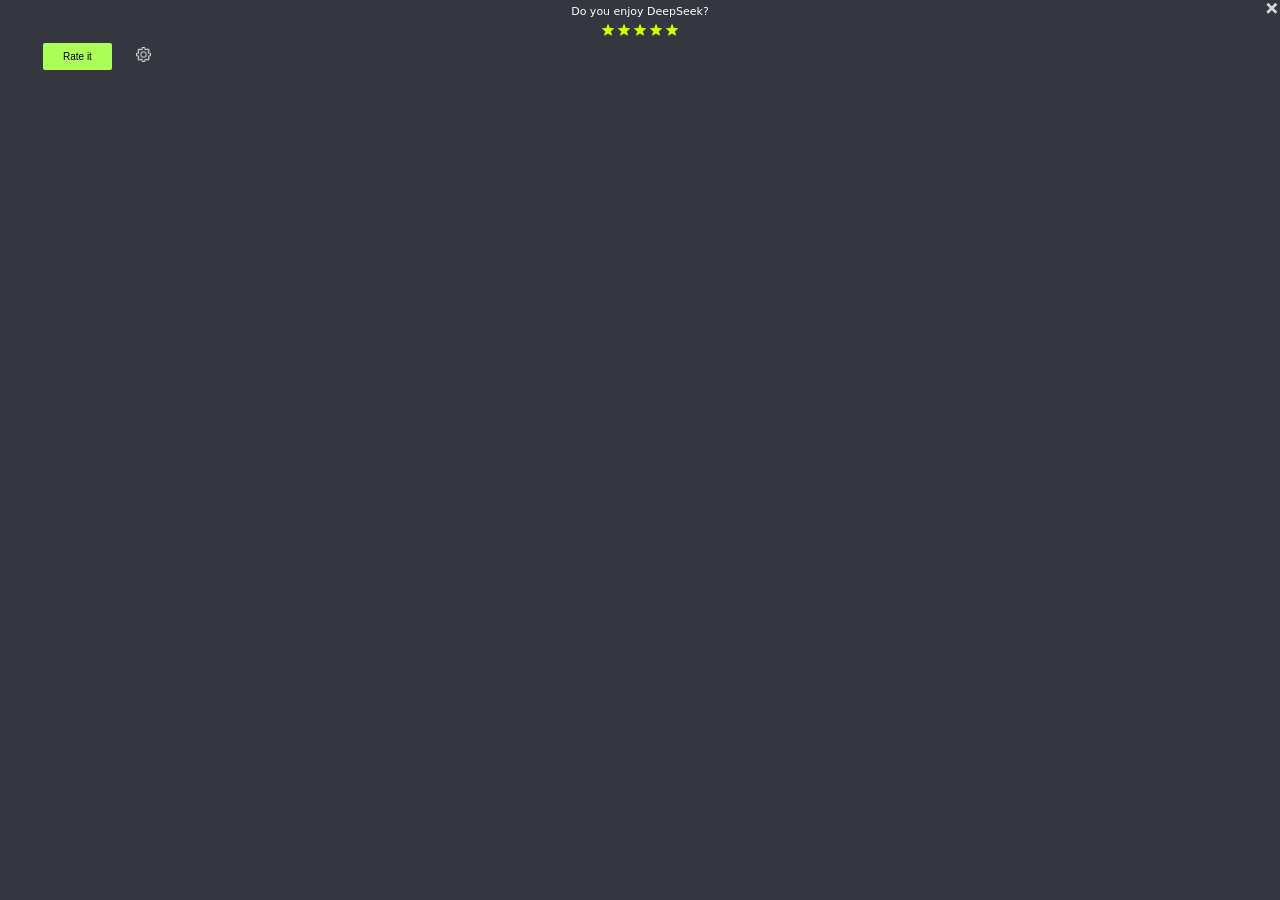
<file: bluePopup.html>
<!DOCTYPE html>
<html lang="en">
  <head>
    <meta charset="utf-8" />
    <meta name="viewport" content="width=device-width, initial-scale=1.0" />
    <meta name="description" content="DeepSeek Rating Popup" />
    <link rel="stylesheet" href="Helper/bluePopup.css" />
    <script type="module" src="Helper/bluePopup.js" defer></script>
  </head>
  <body>
  <div id="wrp">
    <main class="popup-container" id="popup-container" >
    
        <button
          type="button"
          class="closeBtn"
          id="closeButton"
          aria-label="Close popup"
        >
          <img src="close.svg" alt="Close" width="12" height="12" />
        </button>
        <h1 class="title">Do you enjoy DeepSeek?</h1>
        <div class="starsContainer" role="img" aria-label="Five star rating">
          <img src="star.svg" alt="" class="starIcon" width="14" height="14" />
          <img src="star.svg" alt="" class="starIcon" width="14" height="14" />
          <img src="star.svg" alt="" class="starIcon" width="14" height="14" />
          <img src="star.svg" alt="" class="starIcon" width="14" height="14" />
          <img src="star.svg" alt="" class="starIcon" width="14" height="14" />
        </div>

    
<div style="width: 100%;display: flex; flex-direction: row;">
        <button type="button" class="rateUsBtn" id="rateUsButton">
          Rate it
        </button>
            <div class="setting_p">
          <img
            src="./Helper/setting.png"
            class="settingImg"
            alt="setting"
            title="setting"
            id="settingImg"
          />
        </div>
        </div>
        <div class="footer-links"></div>
      </div>
 

    </main>
         <div id="togglebox" class="togglebox hide">
     <img src="./Helper/backIcon.png" id="backIcon" alt="">
        <div class="togglew">
                 <span>AI Sidebar Insights</span>  
          <div class="toggle connect_button" id="togglep">
            <input type="radio" name="active_proxy" id="switchToggle"  />
            <label for="toggle1" class="switch"  ></label>
          </div>
        </div>

              </div>
  </body>
</html>
</file>
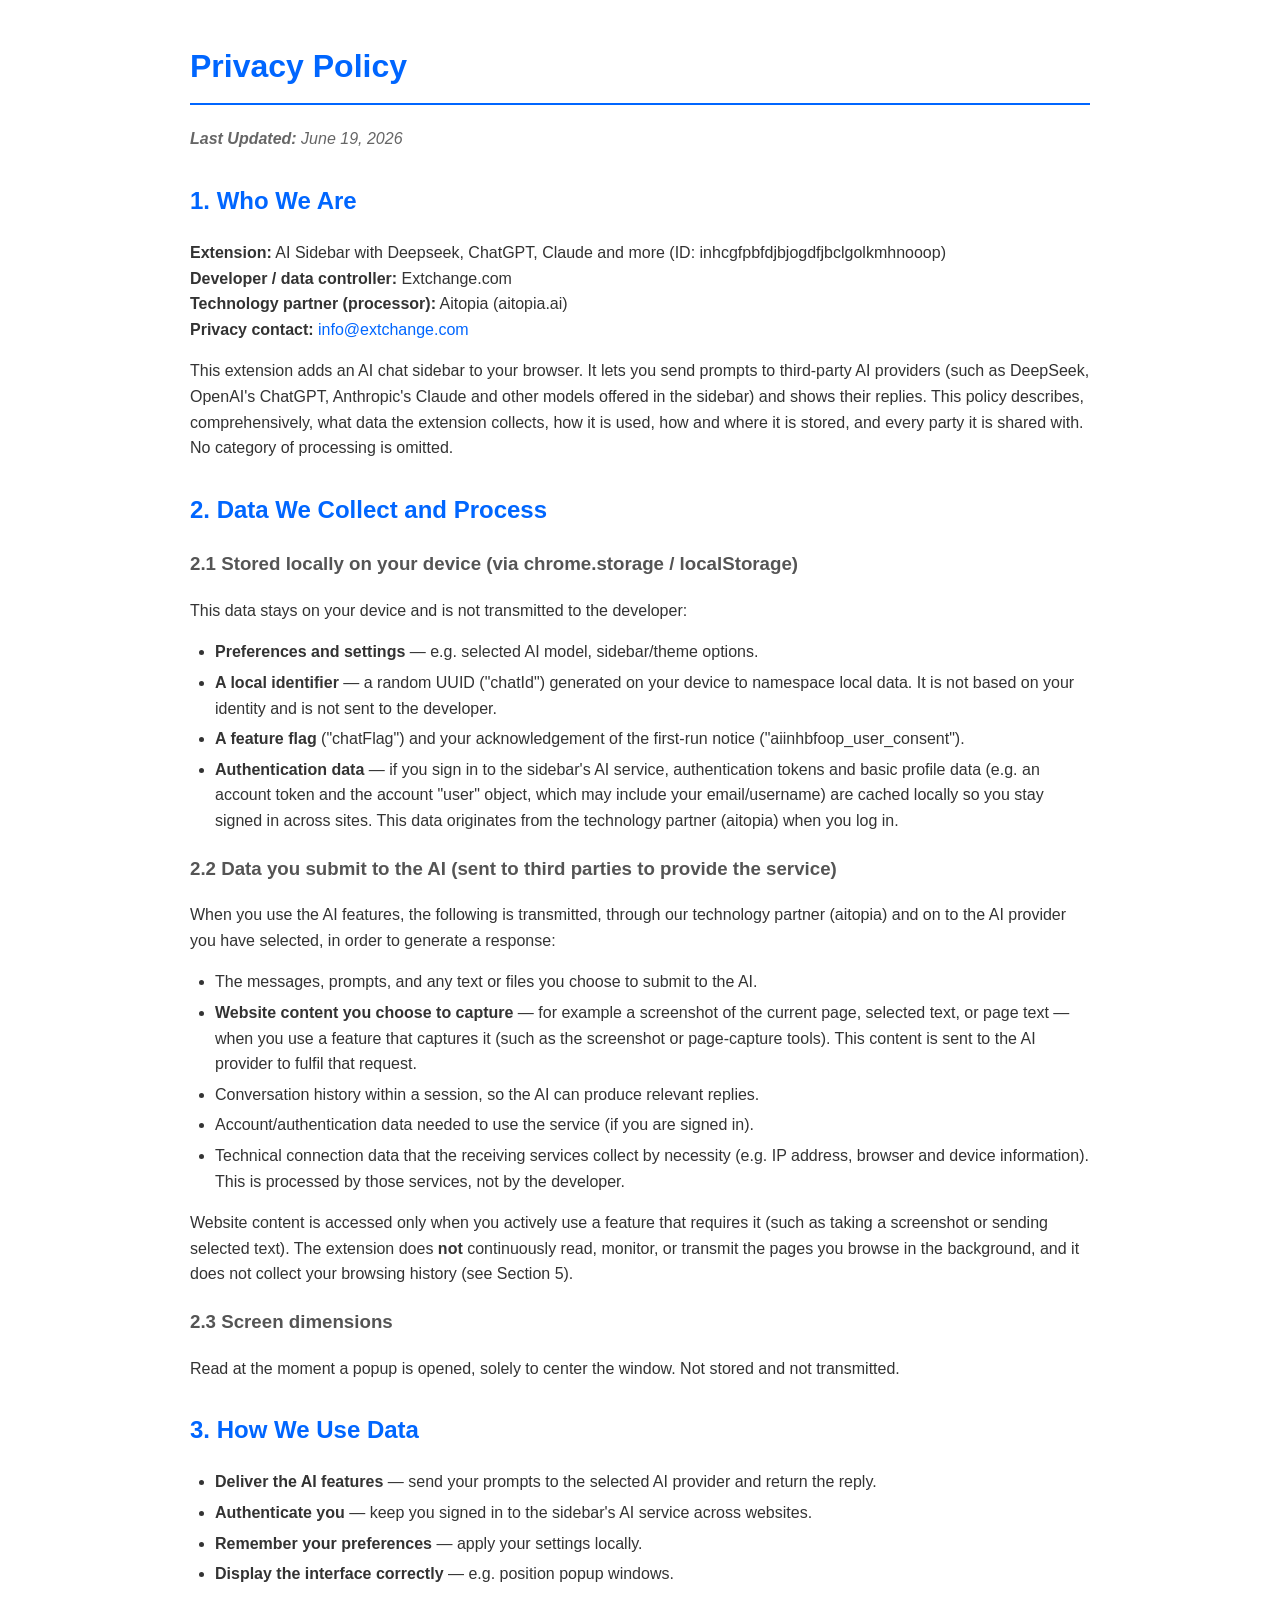
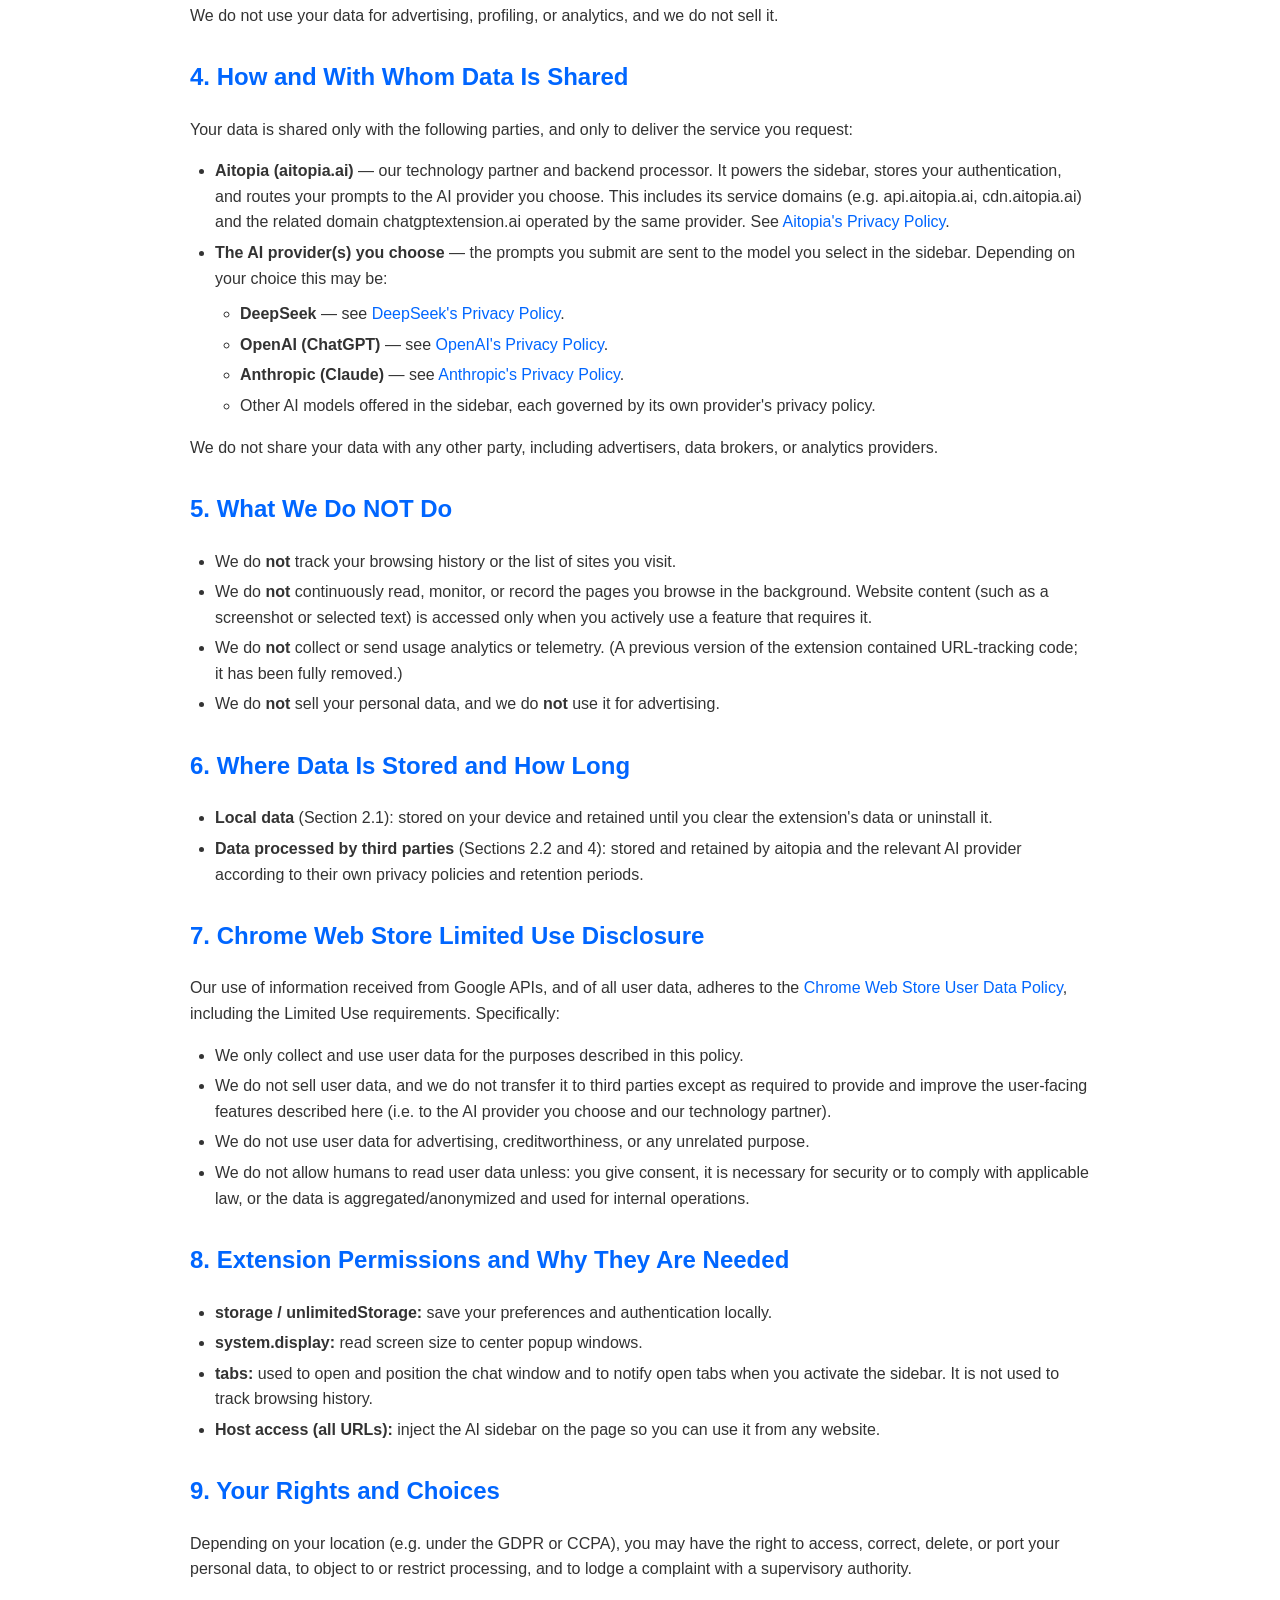
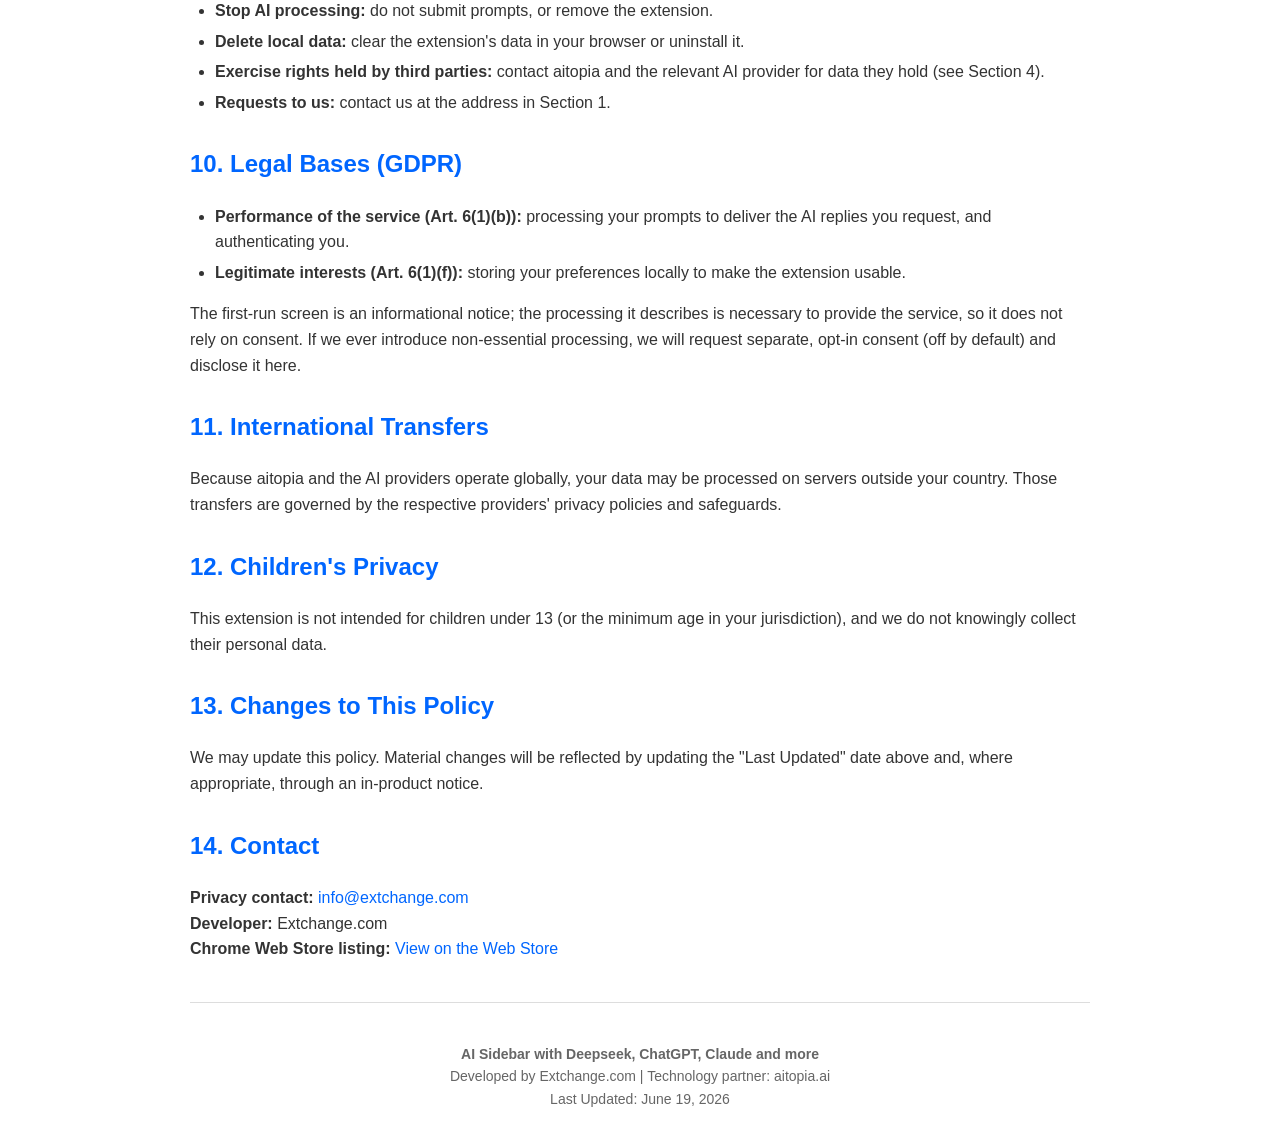
<file: privacy-policy.html>
<!DOCTYPE html>
<html lang="en">
<head>
    <meta charset="UTF-8">
    <meta name="viewport" content="width=device-width, initial-scale=1.0">
    <title>Privacy Policy - AI Sidebar with DeepSeek AI</title>
    <style>
        body {
            font-family: -apple-system, BlinkMacSystemFont, 'Segoe UI', Roboto, 'Helvetica Neue', Arial, sans-serif;
            line-height: 1.6;
            max-width: 900px;
            margin: 0 auto;
            padding: 20px;
            color: #333;
        }
        h1 {
            color: #0066FF;
            border-bottom: 2px solid #0066FF;
            padding-bottom: 10px;
        }
        h2 {
            color: #0066FF;
            margin-top: 30px;
        }
        h3 {
            color: #555;
            margin-top: 20px;
        }
        .last-updated {
            color: #666;
            font-style: italic;
            margin-bottom: 30px;
        }
        ul {
            margin: 10px 0;
            padding-left: 25px;
        }
        li {
            margin: 5px 0;
        }
        .highlight {
            background-color: #fff3cd;
            padding: 15px;
            border-left: 4px solid #ffc107;
            margin: 20px 0;
        }
        a {
            color: #0066FF;
            text-decoration: none;
        }
        a:hover {
            text-decoration: underline;
        }
        .section {
            margin-bottom: 25px;
        }
    </style>
</head>
<body>
    <h1>Privacy Policy</h1>
    <p class="last-updated"><strong>Last Updated:</strong> June 19, 2026</p>

    <div class="section">
        <h2>1. Who We Are</h2>
        <p><strong>Extension:</strong> AI Sidebar with Deepseek, ChatGPT, Claude and more (ID: inhcgfpbfdjbjogdfjbclgolkmhnooop)<br>
        <strong>Developer / data controller:</strong> Extchange.com<br>
        <strong>Technology partner (processor):</strong> Aitopia (aitopia.ai)<br>
        <strong>Privacy contact:</strong> <a href="mailto:info@extchange.com">info@extchange.com</a></p>

        <p>This extension adds an AI chat sidebar to your browser. It lets you send prompts to
        third-party AI providers (such as DeepSeek, OpenAI's ChatGPT, Anthropic's Claude and other
        models offered in the sidebar) and shows their replies. This policy describes, comprehensively,
        what data the extension collects, how it is used, how and where it is stored, and every party
        it is shared with. No category of processing is omitted.</p>
    </div>

    <div class="section">
        <h2>2. Data We Collect and Process</h2>

        <h3>2.1 Stored locally on your device (via chrome.storage / localStorage)</h3>
        <p>This data stays on your device and is not transmitted to the developer:</p>
        <ul>
            <li><strong>Preferences and settings</strong> — e.g. selected AI model, sidebar/theme options.</li>
            <li><strong>A local identifier</strong> — a random UUID ("chatId") generated on your device to namespace local data. It is not based on your identity and is not sent to the developer.</li>
            <li><strong>A feature flag</strong> ("chatFlag") and your acknowledgement of the first-run notice ("aiinhbfoop_user_consent").</li>
            <li><strong>Authentication data</strong> — if you sign in to the sidebar's AI service, authentication tokens and basic profile data (e.g. an account token and the account "user" object, which may include your email/username) are cached locally so you stay signed in across sites. This data originates from the technology partner (aitopia) when you log in.</li>
        </ul>

        <h3>2.2 Data you submit to the AI (sent to third parties to provide the service)</h3>
        <p>When you use the AI features, the following is transmitted, through our technology partner
        (aitopia) and on to the AI provider you have selected, in order to generate a response:</p>
        <ul>
            <li>The messages, prompts, and any text or files you choose to submit to the AI.</li>
            <li><strong>Website content you choose to capture</strong> — for example a screenshot of the
                current page, selected text, or page text — when you use a feature that captures it (such as
                the screenshot or page-capture tools). This content is sent to the AI provider to fulfil that request.</li>
            <li>Conversation history within a session, so the AI can produce relevant replies.</li>
            <li>Account/authentication data needed to use the service (if you are signed in).</li>
            <li>Technical connection data that the receiving services collect by necessity (e.g. IP address, browser and device information). This is processed by those services, not by the developer.</li>
        </ul>
        <p>Website content is accessed only when you actively use a feature that requires it (such as taking a
        screenshot or sending selected text). The extension does <strong>not</strong> continuously read, monitor,
        or transmit the pages you browse in the background, and it does not collect your browsing history (see Section 5).</p>

        <h3>2.3 Screen dimensions</h3>
        <p>Read at the moment a popup is opened, solely to center the window. Not stored and not transmitted.</p>
    </div>

    <div class="section">
        <h2>3. How We Use Data</h2>
        <ul>
            <li><strong>Deliver the AI features</strong> — send your prompts to the selected AI provider and return the reply.</li>
            <li><strong>Authenticate you</strong> — keep you signed in to the sidebar's AI service across websites.</li>
            <li><strong>Remember your preferences</strong> — apply your settings locally.</li>
            <li><strong>Display the interface correctly</strong> — e.g. position popup windows.</li>
        </ul>
        <p>We do not use your data for advertising, profiling, or analytics, and we do not sell it.</p>
    </div>

    <div class="section">
        <h2>4. How and With Whom Data Is Shared</h2>
        <p>Your data is shared only with the following parties, and only to deliver the service you request:</p>
        <ul>
            <li><strong>Aitopia (aitopia.ai)</strong> — our technology partner and backend processor. It powers
            the sidebar, stores your authentication, and routes your prompts to the AI provider you choose.
            This includes its service domains (e.g. api.aitopia.ai, cdn.aitopia.ai) and the related domain
            chatgptextension.ai operated by the same provider. See
            <a href="https://aitopia.ai/privacy-policy" target="_blank">Aitopia's Privacy Policy</a>.</li>
            <li><strong>The AI provider(s) you choose</strong> — the prompts you submit are sent to the model
            you select in the sidebar. Depending on your choice this may be:
                <ul>
                    <li><strong>DeepSeek</strong> — see <a href="https://cdn.deepseek.com/policies/en-US/deepseek-privacy-policy.html" target="_blank">DeepSeek's Privacy Policy</a>.</li>
                    <li><strong>OpenAI (ChatGPT)</strong> — see <a href="https://openai.com/policies/privacy-policy" target="_blank">OpenAI's Privacy Policy</a>.</li>
                    <li><strong>Anthropic (Claude)</strong> — see <a href="https://www.anthropic.com/legal/privacy" target="_blank">Anthropic's Privacy Policy</a>.</li>
                    <li>Other AI models offered in the sidebar, each governed by its own provider's privacy policy.</li>
                </ul>
            </li>
        </ul>
        <p>We do not share your data with any other party, including advertisers, data brokers, or analytics providers.</p>
    </div>

    <div class="section">
        <h2>5. What We Do NOT Do</h2>
        <ul>
            <li>We do <strong>not</strong> track your browsing history or the list of sites you visit.</li>
            <li>We do <strong>not</strong> continuously read, monitor, or record the pages you browse in the background. Website content (such as a screenshot or selected text) is accessed only when you actively use a feature that requires it.</li>
            <li>We do <strong>not</strong> collect or send usage analytics or telemetry. (A previous version of the extension contained URL-tracking code; it has been fully removed.)</li>
            <li>We do <strong>not</strong> sell your personal data, and we do <strong>not</strong> use it for advertising.</li>
        </ul>
    </div>

    <div class="section">
        <h2>6. Where Data Is Stored and How Long</h2>
        <ul>
            <li><strong>Local data</strong> (Section 2.1): stored on your device and retained until you clear the extension's data or uninstall it.</li>
            <li><strong>Data processed by third parties</strong> (Sections 2.2 and 4): stored and retained by aitopia and the relevant AI provider according to their own privacy policies and retention periods.</li>
        </ul>
    </div>

    <div class="section">
        <h2>7. Chrome Web Store Limited Use Disclosure</h2>
        <p>Our use of information received from Google APIs, and of all user data, adheres to the
        <a href="https://developer.chrome.com/docs/webstore/program-policies/limited-use/" target="_blank">Chrome Web Store User Data Policy</a>,
        including the Limited Use requirements. Specifically:</p>
        <ul>
            <li>We only collect and use user data for the purposes described in this policy.</li>
            <li>We do not sell user data, and we do not transfer it to third parties except as required to provide and improve the user-facing features described here (i.e. to the AI provider you choose and our technology partner).</li>
            <li>We do not use user data for advertising, creditworthiness, or any unrelated purpose.</li>
            <li>We do not allow humans to read user data unless: you give consent, it is necessary for security or to comply with applicable law, or the data is aggregated/anonymized and used for internal operations.</li>
        </ul>
    </div>

    <div class="section">
        <h2>8. Extension Permissions and Why They Are Needed</h2>
        <ul>
            <li><strong>storage / unlimitedStorage:</strong> save your preferences and authentication locally.</li>
            <li><strong>system.display:</strong> read screen size to center popup windows.</li>
            <li><strong>tabs:</strong> used to open and position the chat window and to notify open tabs when you activate the sidebar. It is not used to track browsing history.</li>
            <li><strong>Host access (all URLs):</strong> inject the AI sidebar on the page so you can use it from any website.</li>
        </ul>
    </div>

    <div class="section">
        <h2>9. Your Rights and Choices</h2>
        <p>Depending on your location (e.g. under the GDPR or CCPA), you may have the right to access,
        correct, delete, or port your personal data, to object to or restrict processing, and to lodge a
        complaint with a supervisory authority.</p>
        <ul>
            <li><strong>Stop AI processing:</strong> do not submit prompts, or remove the extension.</li>
            <li><strong>Delete local data:</strong> clear the extension's data in your browser or uninstall it.</li>
            <li><strong>Exercise rights held by third parties:</strong> contact aitopia and the relevant AI provider for data they hold (see Section 4).</li>
            <li><strong>Requests to us:</strong> contact us at the address in Section 1.</li>
        </ul>
    </div>

    <div class="section">
        <h2>10. Legal Bases (GDPR)</h2>
        <ul>
            <li><strong>Performance of the service (Art. 6(1)(b)):</strong> processing your prompts to deliver the AI replies you request, and authenticating you.</li>
            <li><strong>Legitimate interests (Art. 6(1)(f)):</strong> storing your preferences locally to make the extension usable.</li>
        </ul>
        <p>The first-run screen is an informational notice; the processing it describes is necessary to provide
        the service, so it does not rely on consent. If we ever introduce non-essential processing, we will
        request separate, opt-in consent (off by default) and disclose it here.</p>
    </div>

    <div class="section">
        <h2>11. International Transfers</h2>
        <p>Because aitopia and the AI providers operate globally, your data may be processed on servers
        outside your country. Those transfers are governed by the respective providers' privacy policies
        and safeguards.</p>
    </div>

    <div class="section">
        <h2>12. Children's Privacy</h2>
        <p>This extension is not intended for children under 13 (or the minimum age in your jurisdiction),
        and we do not knowingly collect their personal data.</p>
    </div>

    <div class="section">
        <h2>13. Changes to This Policy</h2>
        <p>We may update this policy. Material changes will be reflected by updating the "Last Updated" date
        above and, where appropriate, through an in-product notice.</p>
    </div>

    <div class="section">
        <h2>14. Contact</h2>
        <p><strong>Privacy contact:</strong> <a href="mailto:info@extchange.com">info@extchange.com</a><br>
        <strong>Developer:</strong> Extchange.com<br>
        <strong>Chrome Web Store listing:</strong> <a href="https://chromewebstore.google.com/detail/deepseek-ai/inhcgfpbfdjbjogdfjbclgolkmhnooop" target="_blank">View on the Web Store</a></p>
    </div>

    <hr style="margin: 40px 0; border: none; border-top: 1px solid #ddd;">

    <p style="text-align: center; color: #666; font-size: 14px;">
        <strong>AI Sidebar with Deepseek, ChatGPT, Claude and more</strong><br>
        Developed by Extchange.com | Technology partner: aitopia.ai<br>
        Last Updated: June 19, 2026
    </p>
</body>
</html>
</file>
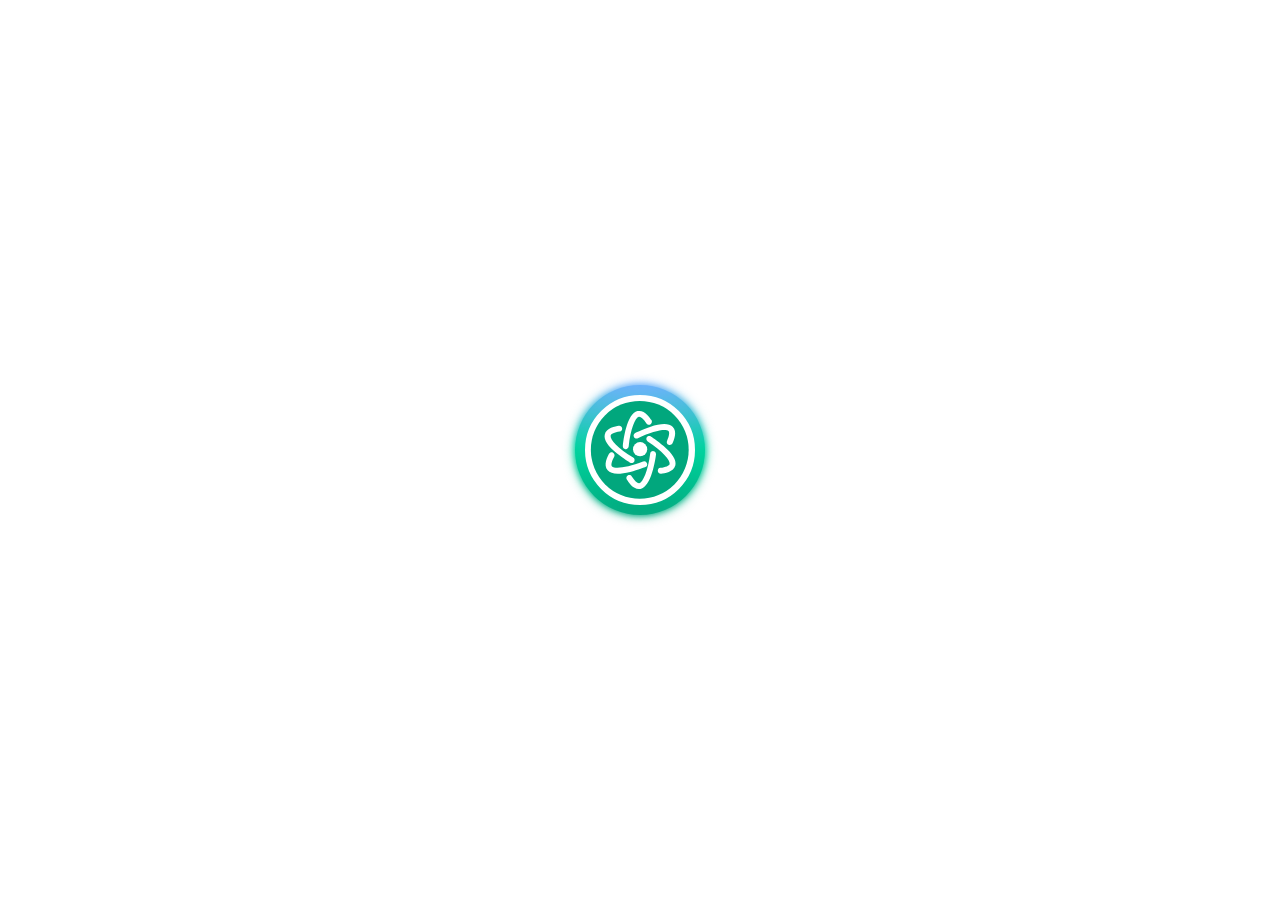
<file: aitopia/src/html/full_screen.html>
<!doctype html>
<html lang="en">
  <head>
    <meta charset="UTF-8" />
    <title>DeepSeek AI</title>
    <link rel="icon" href="/aitopia/aitopia.ico" />
    <meta
      http-equiv="Cache-Control"
      content="no-cache, no-store, must-revalidate"
    />
    <meta http-equiv="Pragma" content="no-cache" />
    <meta http-equiv="Expires" content="0" />
    <meta
      name="viewport"
      content="width=device-width,height=device-height,initial-scale=1,user-scalable=0"
    />
    <meta name="interactive-widget" content="overlays-content" />
    <script
      type="module"
      crossorigin
      src="/aitopia/assets/d50094b14999251564571061f52e782b.js"
    ></script>
    <link
      rel="stylesheet"
      href="/aitopia/assets/b1787eab876d2c84860f82cc9bc36451.css"
    />
    <link
      rel="stylesheet"
      href="/aitopia/assets/86211712efab768f9d4be4adfecbebbe.css"
    />
  </head>
  <body id="aiinhbfoop-full-screen">
    <div class="aiinhbfoop-page-loading-container">
      <div class="aiinhbfoop-loading-container">
        <div class="aiinhbfoop-page-loading"><span></span><span></span></div>
      </div>
    </div>
    <link rel="stylesheet" href="/aitopia/assets/css/fonts.css" />
  </body>
</html>
</file>
<file: Helper/bluePopup.css>
:root {
    --primary-bg: #353740;
    --primary-text: white;
    --accent-color: #acff58;
    --spacing-xs: 2px;
    --spacing-sm: 4px;
}

* {
    margin: 0;
    padding: 0;
    box-sizing: border-box;
}

body {
    background: var(--primary-bg);
    color: var(--primary-text);
    font-family: system-ui, -apple-system, sans-serif;
}

.popup-container {
    min-width: 160px;
    padding: var(--spacing-xs);
    display: grid;
    gap: var(--spacing-sm);
    position: relative;
}

.closeBtn {
    position: absolute;
    top: 0;
    right: 0;
    padding: var(--spacing-xs);
    border: none;
    background: none;
    cursor: pointer;
    opacity: 0.8;
    transition: opacity 0.2s;
    line-height: 0;
}

.closeBtn:hover {
    opacity: 1;
}

.title {
    font-size: 11px;
    text-align: center;
    line-height: 1;
    margin-top: var(--spacing-sm);
    font-weight: 500;
}

.starsContainer {
    display: flex;
    gap: var(--spacing-xs);
    justify-content: center;
    margin: var(--spacing-xs) 0;
}

.rateUsBtn {
    background: var(--accent-color);
    border-radius: 2px;
    padding: 2px 20px;
    border: none;
    cursor: pointer;
    font-size: 10px;
    transition: opacity 0.2s;
    /* margin: 0 auto; */
    display: block;
        margin-left: 41px;
}

.rateUsBtn:hover {
    opacity: 0.9;
}

.footer-links {
    display: flex;
    justify-content: space-between;
    align-items: center;
    font-size: 9px;
    margin-top: var(--spacing-sm);
    padding: 0 var(--spacing-xs);
}

.footer-links a {
    color: var(--primary-text);
    text-decoration: none;
    opacity: 0.85;
    transition: opacity 0.2s;
    padding: var(--spacing-xs);
    white-space: nowrap;
}

.footer-links a:hover {
    opacity: 1;
    text-decoration: underline;
}



.toggle {
    position: relative;
    /* width: 41px; */
        width: 31px;
    height: 18px;
}

.toggle input[type="radio"] {
    display: none;
}

.switch {
    position: absolute;
    cursor: pointer;
    background-color: #ccc;
    border-radius: 34px;
    width: 100%;
    height: 100%;
    transition: background-color 0.3s;
}

.switch::before {
    content: "";
    position: absolute;
    height: 10px;
    width: 10px;
    left: 4px;
    top: 4px;
    background-color: white;
    border-radius: 50%;
    transition: transform 0.3s;
}

/* When radio is checked */
input[type="radio"]:checked+.switch {
    background-color: #4CAF50;
}

input[type="radio"]:checked+.switch::before {
    transform: translateX(14px);
}

.settingImg{
width: 15px;
height: 15px;
filter: brightness(0) invert(1) !important;
cursor: pointer;
 
    

}
.setting_p{

/* 
    display: flex;
        align-items: flex-end;
        justify-content: flex-end; */
        padding: 4px;
            margin-left: 20px;
}

.hide{
    display: none !important;

}

.togglebox{

    width: 100% ;
    height: 79.2px;
    

}

.togglew{

        height: 42%;
    min-width: 160px;;
    display: flex;
   justify-content: center;
   align-items: center;
   flex-direction: column;
}
#backIcon{
    width: 23px;
        height: 23px;
    padding: 4px;
    filter: brightness(0) invert(1);
    cursor: pointer;
        margin-left: 4px;
    
}
span{
    margin-bottom: 2px;
    font-weight: 600;
        font-size: 10px;
}
</file>
<file: aitopia/assets/b1787eab876d2c84860f82cc9bc36451.css>
.v-toast__item--success{background-color:#47d78a}.v-toast__item--info{background-color:#1c85d5}.v-toast__item--warning{background-color:#febc22}.v-toast__item--error{background-color:#f7471c}.v-toast__item .v-toast__icon{display:block;width:27px;min-width:27px;height:27px;margin-left:1em;background:url("data:image/svg+xml,%3csvg xmlns='http://www.w3.org/2000/svg' viewBox='0 0 45.999 45.999'%3e %3cpath fill='%23fff' d='M39.264 6.736c-8.982-8.981-23.545-8.982-32.528 0-8.982 8.982-8.981 23.545 0 32.528 8.982 8.98 23.545 8.981 32.528 0 8.981-8.983 8.98-23.545 0-32.528zM25.999 33a3 3 0 11-6 0V21a3 3 0 116 0v12zm-3.053-17.128c-1.728 0-2.88-1.224-2.844-2.735-.036-1.584 1.116-2.771 2.879-2.771 1.764 0 2.88 1.188 2.917 2.771-.001 1.511-1.152 2.735-2.952 2.735z'/%3e %3c/svg%3e") no-repeat}.v-toast__item.v-toast__item--success .v-toast__icon{background:url("data:image/svg+xml,%3csvg xmlns='http://www.w3.org/2000/svg' viewBox='0 0 52 52'%3e %3cpath fill='%23fff' d='M26 0C11.664 0 0 11.663 0 26s11.664 26 26 26 26-11.663 26-26S40.336 0 26 0zm14.495 17.329l-16 18a1.997 1.997 0 01-2.745.233l-10-8a2 2 0 012.499-3.124l8.517 6.813L37.505 14.67a2.001 2.001 0 012.99 2.659z'/%3e %3c/svg%3e") no-repeat}.v-toast__item.v-toast__item--error .v-toast__icon{background:url("data:image/svg+xml,%3csvg xmlns='http://www.w3.org/2000/svg' viewBox='0 0 51.976 51.976'%3e %3cpath fill='%23fff' d='M44.373 7.603c-10.137-10.137-26.632-10.138-36.77 0-10.138 10.138-10.137 26.632 0 36.77s26.632 10.138 36.77 0c10.137-10.138 10.137-26.633 0-36.77zm-8.132 28.638a2 2 0 01-2.828 0l-7.425-7.425-7.778 7.778a2 2 0 11-2.828-2.828l7.778-7.778-7.425-7.425a2 2 0 112.828-2.828l7.425 7.425 7.071-7.071a2 2 0 112.828 2.828l-7.071 7.071 7.425 7.425a2 2 0 010 2.828z'/%3e %3c/svg%3e") no-repeat}.v-toast__item.v-toast__item--warning .v-toast__icon{background:url("data:image/svg+xml,%3csvg viewBox='0 0 52 52' xmlns='http://www.w3.org/2000/svg'%3e %3cpath fill='%23000' d='M49.466 41.26L29.216 6.85c-.69-1.16-1.89-1.85-3.22-1.85-1.32 0-2.53.69-3.21 1.85L2.536 41.26c-.71 1.2-.72 2.64-.03 3.85.68 1.18 1.89 1.89 3.24 1.89h40.51c1.35 0 2.56-.71 3.23-1.89.7-1.21.69-2.65-.02-3.85zm-25.53-21.405h3.381v3.187l-.724 8.92H24.66l-.725-8.92v-3.187zm2.97 17.344a1.712 1.712 0 01-1.267.543c-.491 0-.914-.181-1.268-.543a1.788 1.788 0 01-.531-1.297c0-.502.176-.935.53-1.297a1.712 1.712 0 011.269-.544c.49 0 .914.181 1.268.544s.53.795.53 1.297c0 .503-.176.934-.53 1.297z'/%3e %3c/svg%3e") no-repeat}@keyframes fadeOut{0%{opacity:1}to{opacity:0}}.v-toast--fade-out{animation-name:fadeOut}@keyframes fadeInDown{0%{opacity:0;transform:translate3d(0,-100%,0)}to{opacity:1;transform:none}}.v-toast--fade-in-down{animation-name:fadeInDown}@keyframes fadeInUp{0%{opacity:0;transform:translate3d(0,100%,0)}to{opacity:1;transform:none}}.v-toast--fade-in-up{animation-name:fadeInUp}.aiinhbfoop .fade-enter-active,.aiinhbfoop .fade-leave-active{transition:opacity .15s ease-out}.aiinhbfoop .fade-enter,.aiinhbfoop .fade-leave-to{opacity:0}.v-toast{position:fixed;display:flex;top:0;bottom:0;left:0;right:0;padding:2em;overflow:hidden;z-index:1090;pointer-events:none}.v-toast__item{display:inline-flex;align-items:center;animation-duration:.15s;margin:.5em 0;box-shadow:0 1px 4px #0000001f,0 0 6px #0000000a;border-radius:.25em;pointer-events:auto;opacity:.92;color:#fff;min-height:3em;cursor:pointer}.v-toast__item--success{background-color:#28a745}.v-toast__item--info{background-color:#17a2b8}.v-toast__item--warning{background-color:#ffc107}.v-toast__item--error{background-color:#dc3545}.v-toast__item--default{background-color:#343a40}.v-toast__item--warning{color:#000}.v-toast__item.v-toast__item--top,.v-toast__item.v-toast__item--bottom{align-self:center}.v-toast__item.v-toast__item--top-right,.v-toast__item.v-toast__item--bottom-right{align-self:flex-end}.v-toast__item.v-toast__item--top-left,.v-toast__item.v-toast__item--bottom-left{align-self:flex-start}.v-toast__text{margin:0;padding:.5em 1em;word-break:break-word}.v-toast__icon{display:none}.v-toast.v-toast--top{flex-direction:column}.v-toast.v-toast--bottom{flex-direction:column-reverse}.v-toast.v-toast--custom-parent{position:absolute}@media screen and (max-width: 768px){.v-toast{padding:0;position:fixed!important}}.v-toast__item{opacity:1;min-height:4em}.v-toast__item .v-toast__text{padding:1.5em 1em}.v-toast__item .v-toast__icon{display:block;width:27px;min-width:27px;height:27px;margin-left:1em;background:url("data:image/svg+xml,%3csvg xmlns='http://www.w3.org/2000/svg' viewBox='0 0 45.999 45.999'%3e %3cpath fill='%23fff' d='M39.264 6.736c-8.982-8.981-23.545-8.982-32.528 0-8.982 8.982-8.981 23.545 0 32.528 8.982 8.98 23.545 8.981 32.528 0 8.981-8.983 8.98-23.545 0-32.528zM25.999 33a3 3 0 11-6 0V21a3 3 0 116 0v12zm-3.053-17.128c-1.728 0-2.88-1.224-2.844-2.735-.036-1.584 1.116-2.771 2.879-2.771 1.764 0 2.88 1.188 2.917 2.771-.001 1.511-1.152 2.735-2.952 2.735z'/%3e %3c/svg%3e") no-repeat}.aiinhbfoop [dir=rtl] .v-toast__item .v-toast__icon{margin-left:0;margin-left:initial;margin-right:1em}.v-toast__item.v-toast__item--success .v-toast__icon{background:url("data:image/svg+xml,%3csvg xmlns='http://www.w3.org/2000/svg' viewBox='0 0 52 52'%3e %3cpath fill='%23fff' d='M26 0C11.664 0 0 11.663 0 26s11.664 26 26 26 26-11.663 26-26S40.336 0 26 0zm14.495 17.329l-16 18a1.997 1.997 0 01-2.745.233l-10-8a2 2 0 012.499-3.124l8.517 6.813L37.505 14.67a2.001 2.001 0 012.99 2.659z'/%3e %3c/svg%3e") no-repeat}.v-toast__item.v-toast__item--error .v-toast__icon{background:url("data:image/svg+xml,%3csvg xmlns='http://www.w3.org/2000/svg' viewBox='0 0 51.976 51.976'%3e %3cpath fill='%23fff' d='M44.373 7.603c-10.137-10.137-26.632-10.138-36.77 0-10.138 10.138-10.137 26.632 0 36.77s26.632 10.138 36.77 0c10.137-10.138 10.137-26.633 0-36.77zm-8.132 28.638a2 2 0 01-2.828 0l-7.425-7.425-7.778 7.778a2 2 0 11-2.828-2.828l7.778-7.778-7.425-7.425a2 2 0 112.828-2.828l7.425 7.425 7.071-7.071a2 2 0 112.828 2.828l-7.071 7.071 7.425 7.425a2 2 0 010 2.828z'/%3e %3c/svg%3e") no-repeat}.v-toast__item.v-toast__item--warning .v-toast__icon{background:url("data:image/svg+xml,%3csvg viewBox='0 0 52 52' xmlns='http://www.w3.org/2000/svg'%3e %3cpath fill='%23000' d='M49.466 41.26L29.216 6.85c-.69-1.16-1.89-1.85-3.22-1.85-1.32 0-2.53.69-3.21 1.85L2.536 41.26c-.71 1.2-.72 2.64-.03 3.85.68 1.18 1.89 1.89 3.24 1.89h40.51c1.35 0 2.56-.71 3.23-1.89.7-1.21.69-2.65-.02-3.85zm-25.53-21.405h3.381v3.187l-.724 8.92H24.66l-.725-8.92v-3.187zm2.97 17.344a1.712 1.712 0 01-1.267.543c-.491 0-.914-.181-1.268-.543a1.788 1.788 0 01-.531-1.297c0-.502.176-.935.53-1.297a1.712 1.712 0 011.269-.544c.49 0 .914.181 1.268.544s.53.795.53 1.297c0 .503-.176.934-.53 1.297z'/%3e %3c/svg%3e") no-repeat}
</file>
<file: aitopia/assets/86211712efab768f9d4be4adfecbebbe.css>
#aiinhbfoop-sidebar *{font-size:13px}.aiinhbfoop button,.aiinhbfoop input[type=submit],.aiinhbfoop button:hover,.aiinhbfoop input[type=submit]:hover,.aiinhbfoop button:active,.aiinhbfoop input[type=submit]:active{display:inline;display:initial;text-align:center}.aiinhbfoop button svg,.aiinhbfoop input[type=submit] svg,.aiinhbfoop button:hover svg,.aiinhbfoop input[type=submit]:hover svg,.aiinhbfoop button:active svg,.aiinhbfoop input[type=submit]:active svg{display:inline;display:initial}.aiinhbfoop button,.aiinhbfoop input[type=submit],.aiinhbfoop button:hover,.aiinhbfoop input[type=submit]:hover,.aiinhbfoop button:active,.aiinhbfoop input[type=submit]:active,.aiinhbfoop select{border:none;box-shadow:none;margin:0;margin:initial;padding:0;padding:initial;top:auto;top:initial;color:inherit}.aiinhbfoop p{margin:0;margin:initial}@keyframes shine{to{background-position-x:-200%}}.aiinhbfoop .aiinhbfoop-page-loading:after{content:"";display:block;position:fixed;top:0;left:0;width:100%;height:100vh;background:transparent;z-index:99999999999}.aiinhbfoop-page-loading #aiinhbfoop-container span[class*=aiinhbfoop-text],.aiinhbfoop-page-loading #aiinhbfoop-container h1,.aiinhbfoop-page-loading #aiinhbfoop-container p:not(.aiinhbfoop-logo-text),.aiinhbfoop-page-loading #aiinhbfoop-container [class*=aiinhbfoop-text] span,.aiinhbfoop-page-loading #aiinhbfoop-container [class*=aiinhbfoop-text] * span,.aiinhbfoop-page-loading #aiinhbfoop-container [class*=aiinhbfoop-text] * * span,.aiinhbfoop-page-loading #aiinhbfoop-container select,.aiinhbfoop-page-loading #aiinhbfoop-container input,.aiinhbfoop-page-loading #aiinhbfoop-container textarea,.aiinhbfoop-page-loading #aiinhbfoop-container label,.aiinhbfoop-page-loading #aiinhbfoop-container button,.aiinhbfoop-page-loading #aiinhbfoop-container .ai_result,.aiinhbfoop-page-loading #aiinhbfoop-container .ai_result>*,.aiinhbfoop-page-loading #aiinhbfoop-container svg:not(.aiinhbfoop-logo){text-indent:-1000000%!important;background:#ececec!important;background:var(--aiinhbfoop-sidebar-border-color)!important;background:linear-gradient(110deg,#ececee 8%,#d9d9d9 18%,#ececee 33%)!important;background:linear-gradient(110deg,var(--aiinhbfoop-sidebar-icon-border-color) 8%,var(--aiinhbfoop-sidebar-scrollbar-hover-color) 18%,var(--aiinhbfoop-sidebar-icon-border-color) 33%)!important;border-radius:5px!important;background-size:200% 100%!important;animation:1.5s shine linear infinite!important}.aiinhbfoop-page-loading #aiinhbfoop-container svg:not(.aiinhbfoop-logo) path,.aiinhbfoop-page-loading #aiinhbfoop-container svg:not(.aiinhbfoop-logo) circle,.aiinhbfoop-page-loading #aiinhbfoop-container svg:not(.aiinhbfoop-logo) g,.aiinhbfoop-page-loading #aiinhbfoop-container svg:not(.aiinhbfoop-logo) g *,.aiinhbfoop-page-loading #aiinhbfoop-container img,.aiinhbfoop-page-loading #aiinhbfoop-container .ai_result,.aiinhbfoop-page-loading #aiinhbfoop-container .ai_result *,.aiinhbfoop-page-loading #aiinhbfoop-container #aiinhbfoop-message .aiinhbfoop-text-right{visibility:collapse!important}.aiinhbfoop-page-loading #aiinhbfoop-container .ai_result br{display:none!important}:root{--aiinhbfoop-height-vh-100: 100vh;--aiinhbfoop-height-100: 100vh;--aiinhbfoop-height-100: 100dvh;--aiinhbfoop-height-95: 95vh;--aiinhbfoop-height-vh-95: 95vh;--aiinhbfoop-height-95: 95dvh;--aiinhbfoop-height-vh-90: 90vh;--aiinhbfoop-height-90: 90vh;--aiinhbfoop-height-90: 90dvh;--aiinhbfoop-height-vh-75: 75vh;--aiinhbfoop-height-75: 75vh;--aiinhbfoop-height-75: 75dvh}@supports not (width: 1dvh){:root{--aiinhbfoop-height-vh-100: 100vh;--aiinhbfoop-height-100: 100vh;--aiinhbfoop-height-95: 95vh;--aiinhbfoop-height-vh-90: 90vh;--aiinhbfoop-height-90: 90vh;--aiinhbfoop-height-vh-75: 75vh;--aiinhbfoop-height-75: 75vh}}@keyframes blink{0%{content:"."}25%{content:".."}50%{content:"..."}75%{content:".."}to{content:"."}}@keyframes swingClose{0%{visibility:visible;opacity:1;right:0%}to{right:-100%;visibility:hidden}}@keyframes swingShow{0%{visibility:hidden;opacity:0;right:-100%}to{opacity:1;right:0;visibility:visible}}@keyframes fadeInfadeOut{0%{opacity:1}50%{opacity:.8}to{opacity:1}}@keyframes spin{0%{transform:rotate(0)}to{transform:rotate(360deg)}}@keyframes spinner{to{transform:rotate(360deg)}}@keyframes pulseSize{0%,to{transform:scaleX(1)}50%{transform:scale3d(1.25,1.25,1)}}@keyframes pulseSizeMini{0%,to{transform:scaleX(1)}50%{transform:scale3d(1.05,1.05,1)}}@keyframes pulse{0%,to{opacity:.7}50%{opacity:.3}}@keyframes dots{0%,20%{content:""}40%{content:"."}60%{content:".."}80%,to{content:"..."}}@keyframes fadeIn{0%{opacity:0;transform:translateY(5px)}to{opacity:1;transform:translateY(0)}}#aiinhbfoop-full-screen .aiinhbfoop-loading-container:before{content:"";position:absolute;top:13px;left:11px;right:13px;bottom:13px;background:url(/aitopia/aitopia.svg);background-size:contain;border-color:#fff;border-color:var(--aiinhbfoop-option-card-bg-color);border-radius:50%;z-index:99}#aiinhbfoop-full-screen .aiinhbfoop-loading-calm{animation:swingShow .3s reverse;opacity:0}#aiinhbfoop-full-screen .aiinhbfoop-page-loading-container{position:fixed;top:0;left:0;background:white;background:var(--aiinhbfoop-option-card-bg-color);z-index:99999999999999;display:flex;justify-content:center;align-items:center;height:100vh;height:var(--aiinhbfoop-height-vh-100);height:100dvh;height:var(--aiinhbfoop-height-100);width:100%}#aiinhbfoop-full-screen .aiinhbfoop-loading-container{position:relative;width:130px;height:130px;border-radius:50%;animation:fadeInfadeOut 1.5s linear infinite}#aiinhbfoop-full-screen .aiinhbfoop-page-loading{width:130px;height:130px;border-radius:50%;animation:spin .8s linear infinite}#aiinhbfoop-full-screen .aiinhbfoop-page-loading span{position:absolute;width:100%;height:100%;border-radius:50%}#aiinhbfoop-full-screen .aiinhbfoop-page-loading,#aiinhbfoop-full-screen .aiinhbfoop-page-loading span{background:linear-gradient(#73b1ff,rgb(0,211,157),rgba(1,167,125,.9));background:linear-gradient(#73b1ff,var(--aiinhbfoop-tab-menu-active-bg-active-color),var(--aiinhbfoop-tab-menu-active-bg-color))}#aiinhbfoop-full-screen .aiinhbfoop-page-loading span:nth-child(1){filter:blur(3px)}#aiinhbfoop-full-screen .aiinhbfoop-page-loading span:nth-child(2){filter:blur(6px)}#aiinhbfoop-full-screen .aiinhbfoop-page-loading span:nth-child(3){filter:blur(12px)}#aiinhbfoop-full-screen .aiinhbfoop-page-loading span:nth-child(4){filter:blur(24px)}#aiinhbfoop-full-screen .aiinhbfoop-page-loading:after{content:"";position:absolute;top:10px;left:10px;right:10px;bottom:10px;background:#f0f2f5;background:var(--aiinhbfoop-option-bg-color);border:solid 20px;border-color:#fff;border-color:var(--aiinhbfoop-option-card-bg-color);border-radius:50%}.aiinhbfoop.dark pre code.hljs{display:block;overflow-x:auto;padding:1em}.aiinhbfoop.dark code.hljs{padding:3px 5px}/*!
  Theme: GitHub Dark
  Description: Dark theme as seen on github.com
  Author: github.com
  Maintainer: @Hirse
  Updated: 2021-05-15

  Outdated base version: https://github.com/primer/github-syntax-dark
  Current colors taken from GitHub's CSS
*/.aiinhbfoop.dark .hljs,.aiinhbfoop.dark code{color:#c9d1d9!important;background:#0d1117!important}.aiinhbfoop.dark .hljs-doctag,.aiinhbfoop.dark .hljs-keyword,.aiinhbfoop.dark .hljs-meta .hljs-keyword,.aiinhbfoop.dark .hljs-template-tag,.aiinhbfoop.dark .hljs-template-variable,.aiinhbfoop.dark .hljs-type,.aiinhbfoop.dark .hljs-variable.language_{color:#ff7b72}.aiinhbfoop.dark .hljs-title,.aiinhbfoop.dark .hljs-title.class_,.aiinhbfoop.dark .hljs-title.class_.inherited__,.aiinhbfoop.dark .hljs-title.function_{color:#d2a8ff}.aiinhbfoop.dark .hljs-attr,.aiinhbfoop.dark .hljs-attribute,.aiinhbfoop.dark .hljs-literal,.aiinhbfoop.dark .hljs-meta,.aiinhbfoop.dark .hljs-number,.aiinhbfoop.dark .hljs-operator,.aiinhbfoop.dark .hljs-variable,.aiinhbfoop.dark .hljs-selector-attr,.aiinhbfoop.dark .hljs-selector-class,.aiinhbfoop.dark .hljs-selector-id{color:#79c0ff}.aiinhbfoop.dark .hljs-regexp,.aiinhbfoop.dark .hljs-string,.aiinhbfoop.dark .hljs-meta .hljs-string{color:#a5d6ff}.aiinhbfoop.dark .hljs-built_in,.aiinhbfoop.dark .hljs-symbol{color:#ffa657}.aiinhbfoop.dark .hljs-comment,.aiinhbfoop.dark .hljs-code,.aiinhbfoop.dark .hljs-formula{color:#8b949e}.aiinhbfoop.dark .hljs-name,.aiinhbfoop.dark .hljs-quote,.aiinhbfoop.dark .hljs-selector-tag,.aiinhbfoop.dark .hljs-selector-pseudo{color:#7ee787}.aiinhbfoop.dark .hljs-subst{color:#c9d1d9}.aiinhbfoop.dark .hljs-section{color:#1f6feb;font-weight:700}.aiinhbfoop.dark .hljs-bullet{color:#f2cc60}.aiinhbfoop.dark .hljs-emphasis{color:#c9d1d9;font-style:italic}.aiinhbfoop.dark .hljs-strong{color:#c9d1d9;font-weight:700}.aiinhbfoop.dark .hljs-addition{color:#aff5b4;background-color:#033a16}.aiinhbfoop.dark .hljs-deletion{color:#ffdcd7;background-color:#67060c}.aiinhbfoop pre code.hljs{display:block;overflow-x:auto;padding:1em}.aiinhbfoop code.hljs{padding:3px 5px}/*!
  Theme: GitHub
  Description: Light theme as seen on github.com
  Author: github.com
  Maintainer: @Hirse
  Updated: 2021-05-15

  Outdated base version: https://github.com/primer/github-syntax-light
  Current colors taken from GitHub's CSS
*/.aiinhbfoop .hljs,.aiinhbfoop code{color:#24292e;background:#ffffff}.aiinhbfoop .hljs-doctag,.aiinhbfoop .hljs-keyword,.aiinhbfoop .hljs-meta .hljs-keyword,.aiinhbfoop .hljs-template-tag,.aiinhbfoop .hljs-template-variable,.aiinhbfoop .hljs-type,.aiinhbfoop .hljs-variable.language_{color:#d73a49}.aiinhbfoop .hljs-title,.aiinhbfoop .hljs-title.class_,.aiinhbfoop .hljs-title.class_.inherited__,.aiinhbfoop .hljs-title.function_{color:#6f42c1}.aiinhbfoop .hljs-attr,.aiinhbfoop .hljs-attribute,.aiinhbfoop .hljs-literal,.aiinhbfoop .hljs-meta,.aiinhbfoop .hljs-number,.aiinhbfoop .hljs-operator,.aiinhbfoop .hljs-variable,.aiinhbfoop .hljs-selector-attr,.aiinhbfoop .hljs-selector-class,.aiinhbfoop .hljs-selector-id{color:#005cc5}.aiinhbfoop .hljs-regexp,.aiinhbfoop .hljs-string,.aiinhbfoop .hljs-meta .hljs-string{color:#032f62}.aiinhbfoop .hljs-built_in,.aiinhbfoop .hljs-symbol{color:#e36209}.aiinhbfoop .hljs-comment,.aiinhbfoop .hljs-code,.aiinhbfoop .hljs-formula{color:#6a737d}.aiinhbfoop .hljs-name,.aiinhbfoop .hljs-quote,.aiinhbfoop .hljs-selector-tag,.aiinhbfoop .hljs-selector-pseudo{color:#22863a}.aiinhbfoop .hljs-subst{color:#24292e}.aiinhbfoop .hljs-section{color:#005cc5;font-weight:700}.aiinhbfoop .hljs-bullet{color:#735c0f}.aiinhbfoop .hljs-emphasis{color:#24292e;font-style:italic}.aiinhbfoop .hljs-strong{color:#24292e;font-weight:700}.aiinhbfoop .hljs-addition{color:#22863a;background-color:#f0fff4}.aiinhbfoop .hljs-deletion{color:#b31d28;background-color:#ffeef0}html,:root,.aiinhbfoop.light,.aiinhbfoop :host([class="light"]){--aiinhbfoop-main-color: 1, 167, 125;--aiinhbfoop-master-color: 1, 167, 125;--aiinhbfoop-primary-color: rgba(var(--aiinhbfoop-fg-rgb), .8);--aiinhbfoop-primary-text-color: rgba(var(--aiinhbfoop-fg-rgb), .8);--aiinhbfoop-primary-content-text-color: rgba(var(--aiinhbfoop-fg-rgb), .65);--aiinhbfoop-primary-title-color: rgba(var(--aiinhbfoop-fg-rgb), .8);--aiinhbfoop-secondary-text-color: rgba(var(--aiinhbfoop-fg-rgb), .4);--aiinhbfoop-bg-opacity: 1;--aiinhbfoop-sidebar-bg-color-sub: rgba( 245, 245, 245, var(--aiinhbfoop-bg-opacity) ) !important;--aiinhbfoop-html-bg-color: rgb(240, 242, 245);--aiinhbfoop-option-bg-color: #f0f2f5;--aiinhbfoop-option-card-bg-color: white;--aiinhbfoop-option-card-border: 1px solid #f0f0f0;--aiinhbfoop-border-radius-lg: 12px;--aiinhbfoop-border-radius: 8px;--aiinhbfoop-sidebar-bg-color: #fff;--aiinhbfoop-sidebar-shadow: 0px 0px 10px rgba(0, 0, 0, .3);--aiinhbfoop-sidebar-border-color: #ececec;--aiinhbfoop-sidebar-icon-color: #545758;--aiinhbfoop-sidebar-icon-hover-color: rgba(var(--aiinhbfoop-main-color), .1);--aiinhbfoop-sidebar-icon-border-color: #ececee;--aiinhbfoop-sidebar-scrollbar-color: #e1e1e1;--aiinhbfoop-sidebar-scrollbar-hover-color: #d9d9d9;--aiinhbfoop-fg-rgb: 0, 0, 0;--aiinhbfoop-bg-rgb: 255, 255, 255;--aiinhbfoop-switchbar-bg-color: #f0f1f5;--aiinhbfoop-switchbar-btn-hover-bg-color: #e9e9ef;--aiinhbfoop-switchbar-shadow: 0px 4px 12px 0px rgba(0, 0, 0, .15);--aiinhbfoop-tab-menu-hover-bg-color: rgba(var(--aiinhbfoop-main-color), .1);--aiinhbfoop-tab-menu-hover-text-color: var(--aiinhbfoop-primary-text-color);--aiinhbfoop-tab-menu-active-bg-color: rgba(var(--aiinhbfoop-main-color), .9);--aiinhbfoop-tab-menu-active-orange-bg-color: rgba(224, 124, 13, .9);--aiinhbfoop-tab-menu-disabled-bg-color: rgba(var(--aiinhbfoop-main-color), .2);--aiinhbfoop-tab-menu-active-bg-active-color: rgb(0, 211, 157);--aiinhbfoop-tab-menu-active-text-color: #fff;--aiinhbfoop-loading-color: #fff;--aiinhbfoop-link-color: rgba(var(--aiinhbfoop-main-color), .9);--aiinhbfoop-master-link-color: rgba(var(--aiinhbfoop-master-color), .6);--aiinhbfoop-master-link-hover-color: rgba(var(--aiinhbfoop-master-color), 1);--aiinhbfoop-download-button-bg-color: rgba(255, 255, 255, .5);--aiinhbfoop-loading-bg-color: #f5f5f5;--aiinhbfoop-border-color: rgba(0, 0, 0, .15);--aiinhbfoop-pre-bg: rgba(var(--aiinhbfoop-fg-rgb), .05)}.aiinhbfoop.dark,:host([class="dark"]){--aiinhbfoop-main-color: 1, 167, 125;--aiinhbfoop-master-color: 1, 167, 125;--aiinhbfoop-primary-color: rgb(55, 113, 224);--aiinhbfoop-primary-text-color: rgba(var(--aiinhbfoop-fg-rgb), .8);--aiinhbfoop-primary-content-text-color: rgba(var(--aiinhbfoop-fg-rgb), .65);--aiinhbfoop-secondary-text-color: rgba(var(--aiinhbfoop-fg-rgb), .45);--aiinhbfoop-option-bg-color: #28282b;--aiinhbfoop-option-card-bg-color: #141414;--aiinhbfoop-option-card-border: 1px solid #303030;--aiinhbfoop-sidebar-bg-color: #28282b;--aiinhbfoop-bg-opacity: 1;--aiinhbfoop-sidebar-bg-color-sub: rgba( 23, 23, 23, var(--aiinhbfoop-bg-opacity) ) !important;--aiinhbfoop-sidebar-shadow: 0px 0px 10px rgba(0, 0, 0, .3);--aiinhbfoop-sidebar-border-color: #303030;--aiinhbfoop-sidebar-icon-color: rgba(255, 255, 255, .4);--aiinhbfoop-sidebar-icon-hover-color: rgba(var(--aiinhbfoop-main-color), .1);--aiinhbfoop-sidebar-icon-border-color: #373638;--aiinhbfoop-sidebar-scrollbar-color: #363636;--aiinhbfoop-sidebar-scrollbar-hover-color: #2e2e2e;--aiinhbfoop-fg-rgb: 255, 255, 255;--aiinhbfoop-bg-rgb: 0, 0, 0;--aiinhbfoop-switchbar-bg-color: #212123;--aiinhbfoop-switchbar-btn-hover-bg-color: #2f2f32;--aiinhbfoop-switchbar-shadow: var(--aiinhbfoop-sidebar-shadow);--aiinhbfoop-tab-menu-hover-bg-color: rgba(var(--aiinhbfoop-main-color), .1);--aiinhbfoop-tab-menu-hover-text-color: var(--aiinhbfoop-primary-text-color);--aiinhbfoop-tab-menu-active-bg-color: rgba(var(--aiinhbfoop-main-color), .9);--aiinhbfoop-tab-menu-active-orange-bg-color: rgba(224, 124, 13, .9);--aiinhbfoop-tab-menu-disabled-bg-color: rgba(var(--aiinhbfoop-main-color), .2);--aiinhbfoop-tab-menu-active-bg-active-color: rgb(0, 211, 157);--aiinhbfoop-tab-menu-active-text-color: #fff;--aiinhbfoop-loading-color: #fff;--aiinhbfoop-link-color: rgba(var(--aiinhbfoop-main-color), .9);--aiinhbfoop-master-link-color: rgba(var(--aiinhbfoop-master-color), .6);--aiinhbfoop-master-link-hover-color: rgba(var(--aiinhbfoop-master-color), 1);--aiinhbfoop-download-button-bg-color: rgba(0, 0, 0, .5);--aiinhbfoop-loading-bg-color: #141414;--aiinhbfoop-border-color: rgba(255, 255, 255, .15);--aiinhbfoop-pre-bg: rgba(var(--aiinhbfoop-fg-rgb), .05)}.aiinhbfoop *{border-color:#ececec;border-color:var(--aiinhbfoop-sidebar-border-color)}.aiinhbfoop *,.aiinhbfoop a{color:#000c;color:var(--aiinhbfoop-primary-text-color);line-height:1.5;font-weight:400;-moz-appearance:unset}.aiinhbfoop *{box-sizing:border-box;border-width:0;border-style:solid;border-color:#00000026!important;border-color:var(--aiinhbfoop-border-color)!important;scrollbar-width:thin}.aiinhbfoop a{color:#01a77de6!important;color:var(--aiinhbfoop-link-color)!important}.aiinhbfoop a:hover{color:#000c;color:var(--aiinhbfoop-primary-text-color)}.aiinhbfoop{font-family:Inter,system-ui,-apple-system,Segoe UI,Roboto,Ubuntu,Cantarell,Noto Sans,sans-serif,Avenir,Helvetica,Arial,sans-serif;line-height:1.5;font-weight:400;font-size:13px!important;--csstools-color-scheme--dark: ;color-scheme:lightk;font-synthesis:none;text-rendering:optimizeLegibility;-webkit-font-smoothing:antialiased;-moz-osx-font-smoothing:grayscale;-webkit-text-size-adjust:100%;position:static!important;position:initial!important;display:inline!important;display:initial!important}.aiinhbfoop.dark{--csstools-color-scheme--dark: initial;color-scheme:dark}.aiinhbfoop.light{--csstools-color-scheme--dark: ;color-scheme:light}.aiinhbfoop select{min-height:35px}.aiinhbfoop input,.aiinhbfoop textarea,.aiinhbfoop select{border:0px;border-style:solid;color:#000c;color:var(--aiinhbfoop-primary-text-color);background-color:#fff;background-color:var(--aiinhbfoop-sidebar-bg-color);border-color:#ececec;border-color:var(--aiinhbfoop-sidebar-border-color)}.aiinhbfoop button{margin:0;margin:initial;padding:0;padding:initial}.aiinhbfoop select option{color:#000c;color:var(--aiinhbfoop-primary-text-color);background-color:#f0f2f5;background-color:var(--aiinhbfoop-option-bg-color);line-height:25px}.aiinhbfoop.dark [alt="gpt image"]{filter:invert(1)}#aiinhbfoop-container{z-index:992147483647;position:fixed;top:0;right:0;height:100%;box-shadow:0 0 10px #0000004d;box-shadow:var(--aiinhbfoop-sidebar-shadow);color:#000c!important;color:var(--aiinhbfoop-primary-text-color)!important;background-color:#fff!important;background-color:var(--aiinhbfoop-sidebar-bg-color)!important}#aiinhbfoop-popup{margin:0;padding:0}#aiinhbfoop-full-screen #aiinhbfoop,#aiinhbfoop-chat-with-file-full-screen #aiinhbfoop{display:none}#aiinhbfoop-popup #aiinhbfoop-container,#aiinhbfoop-sidepanel #aiinhbfoop-container,#aiinhbfoop-full-screen #aiinhbfoop-container,#aiinhbfoop-chat-with-file-full-screen #aiinhbfoop-container{z-index:92147483647;position:relative;margin:0;display:flex;align-items:center;justify-items:center;place-items:center;min-width:320px;min-height:100dvh;min-height:var(--aiinhbfoop-height-100)}#aiinhbfoop-options #aiinhbfoop-container,#aiinhbfoop-pricing #aiinhbfoop-container{position:relative;display:flex;align-items:initial;justify-items:initial;place-items:unset;min-height:100dvh;min-height:var(--aiinhbfoop-height-100);min-width:100%;box-shadow:0 0 10px #0000004d;box-shadow:var(--aiinhbfoop-sidebar-shadow);color:#000c!important;color:var(--aiinhbfoop-primary-text-color)!important;background-color:#f0f2f5!important;background-color:var(--aiinhbfoop-option-bg-color)!important}#aiinhbfoop-sidebar #ai-aiinhbfoopsidebar-content{padding:0}#aiinhbfoop-sidepanel #ai-aiinhbfoopsidebar-content,#aiinhbfoop-sidepanel #ai-aiinhbfoopsidebar-content>div{max-height:90dvh;max-height:var(--aiinhbfoop-height-90)}#aiinhbfoop-sidebar #ai-aiinhbfoopsidebar-content>div{max-height:calc(100dvh - 70px);max-height:calc(var(--aiinhbfoop-height-100) - 70px)}#aiinhbfoop-full-screen #aiinhbfoop-prompt-container,#aiinhbfoop-chat-with-file-full-screen #aiinhbfoop-prompt-container{max-height:calc(100dvh - 170px);max-height:calc(var(--aiinhbfoop-height-100) - 170px)}#aiinhbfoop-full-screen #ai-aiinhbfoopsidebar-content,#aiinhbfoop-chat-with-file-full-screen #ai-aiinhbfoopsidebar-content{max-height:calc(100dvh - 130px);max-height:calc(var(--aiinhbfoop-height-100) - 130px)}.aiinhbfoop .ai-aiinhbfoopel-resize:after{content:"";top:0;z-index:99999999999;background-color:transparent;position:absolute;left:-10px;width:20px;min-height:100dvh;min-height:var(--aiinhbfoop-height-100);cursor:ew-resize}#aiinhbfoop-sidebar{min-height:100dvh;min-height:var(--aiinhbfoop-height-100);min-width:440px;width:440px;overflow-x:hidden;overflow-y:hidden;height:100dvh;height:var(--aiinhbfoop-height-100)}#aiinhbfoop-popup #aiinhbfoop,#aiinhbfoop-options .aiinhbfoop{overflow:hidden}#aiinhbfoop-popup #aiinhbfoop-sidebar,#aiinhbfoop-options #aiinhbfoop-sidebar{width:100%!important;height:100dvh!important;height:var(--aiinhbfoop-height-100)!important}#aiinhbfoop-sidepanel #aiinhbfoop-sidebar{width:100%!important;height:100dvh!important;height:var(--aiinhbfoop-height-100)!important;min-width:300px}#aiinhbfoop-full-screen .aiinhbfoop,#aiinhbfoop-chat-with-file-full-screen .aiinhbfoop{z-index:0;position:relative}#aiinhbfoop-full-screen #aiinhbfoop-sidebar,#aiinhbfoop-chat-with-file-full-screen #aiinhbfoop-sidebar{width:100%!important;height:calc(100dvh - 135px)!important;height:calc(var(--aiinhbfoop-height-100) - 135px)!important;min-height:calc(100dvh - 135px)!important;min-height:calc(var(--aiinhbfoop-height-100) - 135px)!important;max-height:calc(100dvh - 135px)!important;max-height:calc(var(--aiinhbfoop-height-100) - 135px)!important;min-width:200px}.aiinhbfoop nav,.aiinhbfoop nav>*{min-height:50px;max-height:50px}.aiinhbfoop #ask{background:transparent!important;box-shadow:none!important}.aiinhbfoop .aiinhbfoop-header{display:flex;position:relative;padding:0 10px;justify-content:space-between;align-items:center;border-bottom:1px solid #ececec;border-bottom:1px solid var(--aiinhbfoop-sidebar-border-color)}.aiinhbfoop #ai-aiinhbfoopsidebar-content sup{font-size:.6em}.aiinhbfoop .close-sidebar{transform:translate3d(120%,0,0);transition:transform .2s}.aiinhbfoop .show-sidebar{transform:translateZ(0);transition:transform .2s}.aiinhbfoop .aiinhbfoop-hide .aiinhbfoop-slider-modal{transform:translate3d(120%,0,0);transition:transform .2s}.aiinhbfoop .aiinhbfoop-show .aiinhbfoop-slider-modal{transform:translateZ(0);transition:transform .2s}.aiinhbfoop *::-webkit-scrollbar{width:5px}.aiinhbfoop *{scrollbar-width:thin;scrollbar-color:255,255,255 rgba(0,0,0,.4);scrollbar-color:var(--aiinhbfoop-bg-rgb) var(--aiinhbfoop-secondary-text-color)}.aiinhbfoop *::-webkit-scrollbar-track{background:255,255,255;background:var(--aiinhbfoop-bg-rgb)}.aiinhbfoop *::-webkit-scrollbar-thumb{background-color:#000000a6;background-color:var(--aiinhbfoop-primary-content-text-color);border-radius:6px;border-width:1px}.aiinhbfoop .aiinhbfoop-switchbar-tab-item label{color:#545758;color:var(--aiinhbfoop-sidebar-icon-color)}.aiinhbfoop .aiinhbfoop-switchbar-tab-item:hover label,.aiinhbfoop .aiinhbfoop-switchbar-tab-item label:hover{color:#01a77d1a;color:var(--aiinhbfoop-sidebar-icon-hover-color)}.aiinhbfoop .aiinhbfoop-switchbar-tab-item svg{color:#545758;color:var(--aiinhbfoop-sidebar-icon-color)}.aiinhbfoop .aiinhbfoop-switchbar-tab-item svg:hover{color:#01a77d1a;color:var(--aiinhbfoop-sidebar-icon-hover-color)}.aiinhbfoop button:active,.aiinhbfoop input[type=submit]:active{color:#01a77d1a;color:var(--aiinhbfoop-sidebar-icon-hover-color)}#aiinhbfoop-sidebar-opener{position:fixed;padding-left:4px;background:white!important;background:var(--aiinhbfoop-option-card-bg-color)!important;border-top-left-radius:20px!important;border-bottom-left-radius:20px!important;width:60px;box-shadow:0 0 10px #0000004d;box-shadow:var(--aiinhbfoop-sidebar-shadow);transform:translate(10px);transition:transform .2s;animation-fill-mode:forwards;z-index:99999999999998}#aiinhbfoop-sidebar-opener .opener-logo svg circle[fill]{fill:transparent}#aiinhbfoop-sidebar-opener .opener-logo svg path,#aiinhbfoop-sidebar-opener .opener-logo svg g[fill] *{fill:#01a77d;fill:rgb(var(--aiinhbfoop-main-color))}#aiinhbfoop-sidebar-opener:hover{background:rgb(1,167,125)!important;background:rgb(var(--aiinhbfoop-main-color))!important}#aiinhbfoop-sidebar-opener:hover .opener-logo svg circle[fill]{fill:#01a77d;fill:rgb(var(--aiinhbfoop-main-color))}#aiinhbfoop-sidebar-opener:hover .opener-logo svg path,#aiinhbfoop-sidebar-opener:hover .opener-logo svg g[fill] *{fill:#fff}.aiinhbfoop .sidebar-container:hover .aiinhbfoop-quick-action-container{display:flex}.aiinhbfoop .aiinhbfoop-quick-action-button{background:white!important;background:var(--aiinhbfoop-option-card-bg-color)!important;border-radius:12px!important;border-radius:var(--aiinhbfoop-border-radius-lg)!important;box-shadow:0 0 10px #0000004d!important;box-shadow:var(--aiinhbfoop-sidebar-shadow)!important;color:1,167,125!important;color:var(--aiinhbfoop-main-color)!important}.aiinhbfoop .aiinhbfoop-quick-action-container{z-index:92147483646;border-top-left-radius:20px!important;display:none;transition:transform .2s}.aiinhbfoop .aiinhbfoop-quick-action-container:hover{background:rgb(1,167,125);background:rgb(var(--aiinhbfoop-main-color))}.aiinhbfoop .aiinhbfoop-text-white svg path{fill:#fff}.aiinhbfoop .aiinhbfoop-text-white svg path[stroke]{fill:none;stroke:#fff}.aiinhbfoop .aiinhbfoop-text-white svg path[stroke][fill]{fill:currentColor;stroke:#fff}.aiinhbfoop .ai-aiinhbfoopopener-close{display:none;opacity:.4;position:absolute;top:-5px;left:-5px}#aiinhbfoop-sidebar-opener:hover .ai-aiinhbfoopopener-close{display:block}.aiinhbfoop .ai-aiinhbfoopopener-close:hover{opacity:.8}#aiinhbfoop-sidebar-opener:hover{transform:translate(0);transition:transform .2s;animation-fill-mode:forwards}.aiinhbfoop .aiinhbfoop-card{background:#f0f2f5;background:var(--aiinhbfoop-option-bg-color);border-radius:12px;border-radius:var(--aiinhbfoop-border-radius-lg);border:1px solid #f0f0f0;border:var(--aiinhbfoop-option-card-border);margin:10px}@media only screen and (max-width: 1023px){.aiinhbfoop .aiinhbfoop-responsive-zoom{zoom:.8}#aiinhbfoop-full-screen .aiinhbfoop-card,#aiinhbfoop-chat-with-file-full-screen .aiinhbfoop-card{margin:0!important}.aiinhbfoop #full-screen-history-sidebar .aiinhbfoop-card{margin:8px!important}#aiinhbfoop-full-screen #ai-aiinhbfoopsidebar-content,#aiinhbfoop-chat-with-file-full-screen #ai-aiinhbfoopsidebar-content{max-height:calc(100vh - 80px);max-height:calc(var(--aiinhbfoop-height-vh-100) - 80px);max-height:calc(100dvh - 80px);max-height:calc(var(--aiinhbfoop-height-100) - 80px);min-height:600px!important}#aiinhbfoop-full-screen #aiinhbfoop-sidebar,#aiinhbfoop-chat-with-file-full-screen #aiinhbfoop-sidebar{height:calc(100vh - 80px)!important;height:calc(var(--aiinhbfoop-height-vh-100) - 80px)!important;min-height:calc(100vh - 80px)!important;min-height:calc(var(--aiinhbfoop-height-vh-100) - 80px)!important;max-height:calc(100vh - 80px)!important;max-height:calc(var(--aiinhbfoop-height-vh-100) - 80px)!important;height:calc(100dvh - 80px)!important;height:calc(var(--aiinhbfoop-height-100) - 80px)!important;min-height:calc(100dvh - 80px)!important;min-height:calc(var(--aiinhbfoop-height-100) - 80px)!important;max-height:calc(100dvh - 80px)!important;max-height:calc(var(--aiinhbfoop-height-100) - 80px)!important}}@media only screen and (max-height: 600px){.aiinhbfoop .aiinhbfoop-h-screen,.aiinhbfoop .aiinhbfoop-h-dvh,.aiinhbfoop .aiinhbfoop-h-\[var\(--aiinhbfoop-height-100\)\]{min-height:600px!important}#aiinhbfoop-full-screen #aiinhbfoop-sidebar,#aiinhbfoop-sidebar #ai-aiinhbfoopsidebar-content>div,#aiinhbfoop-full-screen #ai-aiinhbfoopsidebar-content{min-height:505px!important}}.aiinhbfoop .tab-menu li{background:transparent;padding-left:20px;padding-right:20px;cursor:pointer}.aiinhbfoop .tab-menu li:hover,.aiinhbfoop .bottom-area>div:hover{background:rgba(1,167,125,.1);background:var(--aiinhbfoop-tab-menu-hover-bg-color)}.aiinhbfoop .tab-menu li:active,.aiinhbfoop .tab-menu li.active,.aiinhbfoop .bottom-area>div:active,.aiinhbfoop .bottom-area>div.active{background:rgba(1,167,125,.9);background:var(--aiinhbfoop-tab-menu-active-bg-color);color:#fff;color:var(--aiinhbfoop-tab-menu-active-text-color)}.aiinhbfoop .tab-menu li:active *{color:#fff;color:var(--aiinhbfoop-tab-menu-active-text-color)}.aiinhbfoop .active svg path{fill:#01a77de6;fill:var(--aiinhbfoop-tab-menu-active-bg-color)}.aiinhbfoop .active .full-screen-sidebar-icon{fill:#fff!important}.aiinhbfoop .active span svg path,.aiinhbfoop .tab-menu li:active svg path{fill:#fff!important}.aiinhbfoop .active .full-screen-span{color:#fff}.aiinhbfoop.dark .full-active svg path{fill:#fff!important}.aiinhbfoop .full-active svg path{fill:#000}.aiinhbfoop .full-active.active svg path{fill:#fff!important}.aiinhbfoop .aiinhbfoop-switchbar-tab-item.active{background-color:#fff!important;background-color:var(--aiinhbfoop-sidebar-bg-color)!important;border-top-left-radius:0!important;border-bottom-left-radius:0!important;color:#01a77de6!important;color:var(--aiinhbfoop-tab-menu-active-bg-color)!important}.aiinhbfoop .aiinhbfoop-switchbar-tab-item.active svg path{fill:#01a77de6!important;fill:var(--aiinhbfoop-tab-menu-active-bg-color)!important}.aiinhbfoop .aiinhbfoop-switchbar-tab-item.active svg rect{fill:#01a77de6!important;fill:var(--aiinhbfoop-tab-menu-active-bg-color)!important}.aiinhbfoop .aiinhbfoop-switchbar-tab-item.active svg circle{fill:#fff!important;fill:rgba(var(--aiinhbfoop-bg-rgb))!important}.aiinhbfoop .aiinhbfoop-switchbar-tab-item.active .aiinhbfoop-ask_icon rect{fill:transparent!important}.aiinhbfoop.left-format #aiinhbfoop-container{left:0;right:auto;right:initial}.aiinhbfoop.left-format .ai-aiinhbfoopel-resize:after{left:auto;left:initial;right:0}.aiinhbfoop.left-format #aiinhbfoop-sidebar #ai-aiinhbfoopsidebar{flex-direction:row-reverse!important}.aiinhbfoop.left-format .opener-logo{float:right}.aiinhbfoop.left-format #aiinhbfoop-sidebar-opener{padding-right:4px;padding-left:0;border-radius:0 20px 20px 0!important;width:60px;box-shadow:0 0 10px #0000004d;box-shadow:var(--aiinhbfoop-sidebar-shadow);transform:translate(-10px);transition:transform .2s;animation-fill-mode:forwards;z-index:2147483647}.aiinhbfoop.left-format #aiinhbfoop-sidebar-opener:hover{transform:translate(0)!important}.aiinhbfoop.left-format .ai-aiinhbfoopopener-close{right:-5px;left:auto;left:initial}.aiinhbfoop.left-format .close-sidebar{left:0;right:auto;right:initial;transform:translate3d(-120%,0,0);transition:transform .2s;animation:none 0s ease 0s 1 normal none running!important;animation:initial!important}.aiinhbfoop.left-format .show-sidebar{left:0;right:auto;right:initial;animation:none 0s ease 0s 1 normal none running!important;animation:initial!important;transform:translateZ(0);transition:transform .2s}.aiinhbfoop [id*=aiinhbfoop-tab-],.aiinhbfoop [id*=aiinhbfoop-minitab-]{display:none!important}.aiinhbfoop .tab-show{display:inline!important;display:initial!important}.aiinhbfoop .aiinhbfoop-hide{display:none!important}.aiinhbfoop .aiinhbfoop-show{display:revert!important}.v-toast{z-index:9999999999!important}#aiinhbfoop-message,#aiinhbfoop-message *{word-break:break-word}#aiinhbfoop-message div{max-height:none!important;max-height:initial!important}.aiinhbfoop .input-error{border-color:red!important}.aiinhbfoop input[type=checkbox].input-error{outline:1px solid red!important}#aiinhbfoop-message *{white-space:pre-wrap}.aiinhbfoop #ai-aiinhbfoopmessage-container.generating{scrollbar-width:none;-ms-overflow-style:none}.aiinhbfoop #ai-aiinhbfoopmessage-container.generating::-webkit-scrollbar{display:none}.aiinhbfoop .aiinhbfoop-stop-chat.aiinhbfoop-hide{opacity:0;transform:translateY(10px);pointer-events:none}.aiinhbfoop #aiinhbfoop_clipboard{position:fixed!important;bottom:-10px!important;z-index:-1!important;height:1px!important;width:1px!important;font-size:.1px!important}#aiinhbfoop-example{font-size:11px}.aiinhbfoop .ai_result{position:relative;max-width:100%;transition:all .3s cubic-bezier(.4,0,.2,1);word-break:break-word;white-space:pre-wrap;animation:typing 1s forwards;backface-visibility:hidden;transform:translateZ(0);-webkit-font-smoothing:subpixel-antialiased;will-change:transform,opacity}.aiinhbfoop .ai_result ol li{list-style-position:inside}.aiinhbfoop .ai_result pre{background:transparent none repeat 0 0 / auto auto padding-box border-box scroll!important;background:initial!important;margin:8px 0}.aiinhbfoop .ai_result .hljs{border:3px solid rgba(0,0,0,.05);border:3px solid var(--aiinhbfoop-pre-bg)}.aiinhbfoop .ai_result pre .aiinhbfoop-pre-header{border-top-left-radius:8px;border-top-right-radius:8px;background:rgba(0,0,0,.05);background:var(--aiinhbfoop-pre-bg);height:auto;display:flex;padding:5px;width:100%}.aiinhbfoop .ai_result_container{min-height:50px;position:relative;transition:min-height .3s ease-out,opacity .3s ease-out;will-change:min-height,opacity}.aiinhbfoop .dots:after{content:" ";display:inline-block;width:20px;height:20px;text-align:left;animation:blink 1.5s infinite}.aiinhbfoop pre code.hljs{padding:5px}.aiinhbfoop .ai_loading{min-height:20px}.aiinhbfoop .dots{display:inline-block}.aiinhbfoop .dots:after{content:"...";animation:dots 1.5s steps(4,end) infinite;display:inline-block;width:1.5em}.aiinhbfoop .ai_loading:after{-webkit-font-smoothing:subpixel-antialiased;animation:pulseSize 1.25s ease-in-out infinite;backface-visibility:hidden;background-color:#343541;background-color:#000c;background-color:var(--aiinhbfoop-primary-text-color);border-radius:50%;box-sizing:border-box;content:" ";display:inline;height:12px;position:absolute;margin-top:4px;margin-left:2px;transform:translateZ(0);transform-origin:center;width:12px;will-change:transform}.aiinhbfoop .deneme:after{content:close-quote}.aiinhbfoop .aiinhbfoop-stop-chat{clear:both;position:relative;bottom:0;left:auto;margin:0 auto;align-items:center;border-color:transparent;border-radius:5px;display:inline-flex;font-size:12px;line-height:25px;padding:5px;pointer-events:auto;width:100%;transition:all .3s cubic-bezier(.4,0,.2,1);opacity:1;transform:translateY(0);backface-visibility:hidden;transform:translateZ(0);will-change:opacity,transform}.aiinhbfoop .aiinhbfoop-stop-chat button{flex:none!important;display:block!important;margin:5px auto!important}.aiinhbfoop .aiinhbfoop-opacity-100,.aiinhbfoop .aiinhbfoop-opacity-0{transition:opacity .2s ease-out;will-change:opacity;backface-visibility:hidden;transform:translateZ(0)}.aiinhbfoop .aiinhbfoop-continue-chat{transition:opacity .3s ease-out;will-change:opacity}.aiinhbfoop .aiinhbfoop-continue-chat button{transition:all .2s ease-out;background-color:#01a77de6;background-color:var(--aiinhbfoop-tab-menu-active-bg-color);backface-visibility:hidden;transform:translateZ(0);will-change:transform,filter}.aiinhbfoop .aiinhbfoop-continue-chat button:hover{transform:translateY(-1px);filter:brightness(110%)}html .v-toast__item--default{background:#fff;color:#aaa}html .v-toast__item--info{background:#3498db}html .v-toast__item--success{background:rgba(1,167,125,.9)!important;background:var(--aiinhbfoop-tab-menu-active-bg-color)!important}html .v-toast__item--warning{background:#f1c40f}.v-toast__item--error{background:#e74c3c}#aiinhbfoop-search.aiinhbfoop{order:-9999999}#b_content #b_context #aiinhbfoop-search{margin:0 -20px!important}.aiinhbfoop .aiinhbfoop-break-auto{word-break:break-word!important}#aiinhbfoop-prompt-response,.aiinhbfoop #aiinhbfoop-prompt-container{overflow-x:auto}.aiinhbfoop .paste_selection svg{padding-right:5px}.aiinhbfoop .clear_selection svg{fill:0,0,0;fill:var(--aiinhbfoop-fg-rgb)}.aiinhbfoop .clear_selection:hover svg{fill:#fff;fill:var(--aiinhbfoop-tab-menu-active-text-color)}.aiinhbfoop .paste_selection{bottom:12px!important;left:12px!important;inset-inline-start:12px!important;height:24px}.aiinhbfoop .clear_selection{top:12px!important;right:12px!important;border-radius:100%!important;width:20px;height:20px}.aiinhbfoop .paste_selection,.aiinhbfoop .clear_selection{position:absolute!important;display:flex!important;align-items:center!important;padding:0 5px!important;border:0!important;outline:0!important;border-radius:4px!important;background-color:#e9e9ef;background-color:var(--aiinhbfoop-switchbar-btn-hover-bg-color);color:0,0,0;color:var(--aiinhbfoop-fg-rgb);font-size:12px!important;z-index:10!important;cursor:pointer!important}.aiinhbfoop .paste_selection:hover,.aiinhbfoop .paste_selection:active,.aiinhbfoop .clear_selection:hover,.aiinhbfoop .clear_selection:active{background-color:#01a77de6;background-color:var(--aiinhbfoop-tab-menu-active-bg-color);color:#fff;color:var(--aiinhbfoop-tab-menu-active-text-color)}.aiinhbfoop #monica,.aiinhbfoop [id*=monica],.aiinhbfoop [class*=monica]{display:none!important;width:0px;height:0px;padding:0;margin:0}.aiinhbfoop ::-webkit-scrollbar{width:7px!important;height:7px!important;scrollbar-width:thin}.aiinhbfoop .aiinhbfoop-checked{color:#01a77de6!important;color:var(--aiinhbfoop-tab-menu-active-bg-color)!important;border-color:#01a77de6!important;border-color:var(--aiinhbfoop-tab-menu-active-bg-color)!important}.aiinhbfoop .aiinhbfoop-checked svg path,.aiinhbfoop .svg_hover:hover svg,.aiinhbfoop .svg_hover:hover path{fill:#01a77de6!important;fill:var(--aiinhbfoop-tab-menu-active-bg-color)!important}.aiinhbfoop .aiinhbfoop-checked svg>path[stroke],.aiinhbfoop .svg_hover:hover svg>path[stroke]{fill:none!important;stroke:#01a77de6!important;stroke:var(--aiinhbfoop-tab-menu-active-bg-color)!important}.aiinhbfoop .aiinhbfoop-checked svg>g>path[stroke],.aiinhbfoop .svg_hover:hover svg>g>path[stroke]{fill:none!important;stroke:#01a77de6!important;stroke:var(--aiinhbfoop-tab-menu-active-bg-color)!important}.aiinhbfoop .aiinhbfoop-selected-write{color:#01a77de6!important;color:var(--aiinhbfoop-tab-menu-active-bg-color)!important;border-bottom:2px solid rgba(1,167,125,.9)!important;border-bottom:2px solid var(--aiinhbfoop-tab-menu-active-bg-color)!important}.aiinhbfoop button[disabled]{cursor:progress;position:relative;font-size:0px;line-height:20px}.aiinhbfoop button[disabled]:after{content:"";box-sizing:border-box;position:absolute;top:50%;left:50%;width:20px;height:20px;margin-top:-10px;margin-left:-10px;border-radius:50%;border-top:2px solid #fff;border-top:2px solid var(--aiinhbfoop-loading-color);border-right:2px solid transparent;animation:spinner .6s linear infinite}.aiinhbfoop .aiinhbfoop-image-mode.aiinhbfoop-grid-cols-2>div:nth-child(1) img{border-top-left-radius:12px}.aiinhbfoop .aiinhbfoop-image-mode.aiinhbfoop-grid-cols-2>div:nth-child(2) img{border-top-right-radius:12px}.aiinhbfoop .aiinhbfoop-image-mode.aiinhbfoop-grid-cols-2>div:nth-last-child(1) img{border-bottom-right-radius:12px}.aiinhbfoop .aiinhbfoop-image-mode.aiinhbfoop-grid-cols-2>div:nth-last-child(2) img{border-bottom-left-radius:12px}.aiinhbfoop .aiinhbfoop-image-mode.aiinhbfoop-grid-cols-1>div img{border-radius:12px}.aiinhbfoop .aiinhbfoop-download-button{bottom:10px!important;right:5px;background:rgba(255,255,255,.5);background:var(--aiinhbfoop-download-button-bg-color);padding:5px;border-radius:5px}.aiinhbfoop .aiinhbfoop-download-button:hover{background:rgba(1,167,125,.9);background:var(--aiinhbfoop-tab-menu-active-bg-color);bottom:10px!important;right:5px;padding:5px;border-radius:5px}.aiinhbfoop .aiinhbfoop-tooltip-icon circle[stroke-width]{stroke:#545758;stroke:var(--aiinhbfoop-sidebar-icon-color)}.aiinhbfoop .aiinhbfoop-tooltip-icon path[fill-opacity]{fill:#545758;fill:var(--aiinhbfoop-sidebar-icon-color)}.aiinhbfoop .aiinhbfoop-tooltip-icon path[stroke-width]{stroke:#545758;stroke:var(--aiinhbfoop-sidebar-icon-color)}.aiinhbfoop .aiinhbfoop-modal{z-index:9999999999999999!important}.aiinhbfoop button div.aiinhbfoop-w-27{white-space:pre}.aiinhbfoop .setup-wizard{color-scheme:none!important}.aiinhbfoop .setup-wizard input,.aiinhbfoop .setup-wizard select{border-color:#d1d5db}.aiinhbfoop.dark #image_chat_settings_icon svg path{fill:#fff!important}.aiinhbfoop #image_chat_settings_icon svg path{fill:#000!important}.aiinhbfoop #aiinhbfoop-tab-0-image .aiinhbfoop-regenerate span svg path{fill:#000!important}.aiinhbfoop.dark #aiinhbfoop-tab-0-image .aiinhbfoop-regenerate span svg path{fill:#fff!important}.aiinhbfoop #aiinhbfoop-tab-0-image .aiinhbfoop-variations svg path{fill:#000!important}.aiinhbfoop.dark #aiinhbfoop-tab-0-image .aiinhbfoop-variations svg path{fill:#fff!important}.aiinhbfoop .aiinhbfoop-switchbar .aiinhbfoop-cursor-pointer:hover svg path[fill]{fill:#01a77de6!important;fill:var(--aiinhbfoop-tab-menu-active-bg-color)!important}.aiinhbfoop .aiinhbfoop-switchbar .aiinhbfoop-cursor-pointer:hover svg circle[stroke-width],.aiinhbfoop .aiinhbfoop-switchbar .aiinhbfoop-cursor-pointer:hover svg path[stroke-width]{stroke:#01a77de6!important;stroke:var(--aiinhbfoop-tab-menu-active-bg-color)!important}.aiinhbfoop .aiinhbfoop-switchbar .aiinhbfoop-cursor-pointer:hover *{color:#01a77de6!important;color:var(--aiinhbfoop-tab-menu-active-bg-color)!important}.aiinhbfoop .font-bold{font-weight:700}.aiinhbfoop .text-primary-600{color:#01a77de6;color:var(--aiinhbfoop-tab-menu-active-bg-color)}.aiinhbfoop .aiinhbfoop-copy-link-wrapper{overflow:hidden;height:38px;border:1px solid rgba(1,167,125,.9);border:1px solid var(--aiinhbfoop-tab-menu-active-bg-color);border-radius:26px}.aiinhbfoop .aiinhbfoop-global-copy-title{position:absolute;z-index:9999999999;top:0;left:50%!important;--aiinhbfoop-translate-y: -120% !important;transform:translateY(-120%) rotate(0) skew(0) skewY(0) scaleX(1) scaleY(1)!important;background:rgba(0,0,0,.8);background:rgba(var(--aiinhbfoop-fg-rgb),.8);color:#fff!important;color:var(--aiinhbfoop-option-card-bg-color)!important}.aiinhbfoop .aiinhbfoop-text-balance{text-wrap:balance}.aiinhbfoop .aiinhbfoop-quest-before:before{content:""}.aiinhbfoop .aiinhbfoop-h-screen,.aiinhbfoop .aiinhbfoop-h-dvh{height:100dvh!important;height:var(--aiinhbfoop-height-100)!important}.aiinhbfoop .aiinhbfoop-history-element .aiinhbfoop-history-trash{display:none!important}.aiinhbfoop .aiinhbfoop-history-element:hover .aiinhbfoop-history-trash{display:block!important}.aiinhbfoop .aiinhbfoop-history-trash:hover *{fill:#01a77de6!important;fill:var(--aiinhbfoop-tab-menu-active-bg-color)!important}.aiinhbfoop .aiinhbfoop-ai-aiinhbfoopicon svg{background:rgba(0,0,0,.1);border-radius:100%}.aiinhbfoop.dark .aiinhbfoop-ai-aiinhbfoopicon svg,:host([class="dark"]) .aiinhbfoop-ai-aiinhbfoopicon svg{background:rgba(255,255,255,.5);border-radius:100%}.aiinhbfoop .zero-zindex{z-index:0!important}.aiinhbfoop .aiinhbfoop-action-suggestion{width:100%;color:#000c!important;color:var(--aiinhbfoop-primary-text-color)!important;display:block;background:#f0f1f5;background:var(--aiinhbfoop-switchbar-bg-color);padding:5px;border-radius:10px;margin-bottom:5px}.dark .aiinhbfoop-action-suggestion{background:#47474a!important}.aiinhbfoop .aiinhbfoop-action-suggestion:last-child{margin-bottom:0}.aiinhbfoop .aiinhbfoop-action-suggestion span{color:#01a77de6!important;color:var(--aiinhbfoop-tab-menu-active-bg-color)!important;margin-left:6px}.aiinhbfoop .aiinhbfoop-action-suggestion:hover{color:#01a77de6!important;color:var(--aiinhbfoop-tab-menu-active-bg-color)!important}#aiinhbfoop-reply-wrapper-dot:not(:hover) .aiinhbfoop-hover-show{display:none!important}#aiinhbfoop-reply-wrapper-dot:hover .aiinhbfoop-hover-hide{display:none!important}#aiinhbfoop-reply-wrapper-dot{position:absolute;right:0;bottom:0;display:block}.aiinhbfoop .aiinhbfoop-dropdown-toggle{position:fixed!important;left:auto!important;top:auto!important;right:auto!important;bottom:auto!important}.aiinhbfoop .aiinhbfoop-code-toolbox{position:absolute;right:10px;display:flex;margin-top:-30px}.aiinhbfoop .aiinhbfoop-code-copy,.aiinhbfoop .aiinhbfoop-code-download{display:flex;background:#000;padding:5px 10px!important;border-radius:5px;background:rgba(0,0,0,.65);background:var(--aiinhbfoop-primary-content-text-color);color:#fff;color:rgba(var(--aiinhbfoop-bg-rgb));margin:5px}.aiinhbfoop .aiinhbfoop-code-copy:hover,.aiinhbfoop .aiinhbfoop-code-download:hover{display:flex;background:rgba(1,167,125,.9);background:var(--aiinhbfoop-link-color);color:#fff;color:var(--aiinhbfoop-tab-menu-active-text-color);padding:5px 10px!important;border-radius:5px;margin:5px}@media print{#aiinhbfoop-sidebar,#aiinhbfoop-sidebar-opener{display:none!important}#aiinhbfoop-full #aiinhbfoop-sidebar,#aiinhbfoop-full #aiinhbfoop-sidebar-opener{display:inline!important;display:initial!important}}.aiinhbfoop .ai_move_logo:hover{cursor:grabbing;transform:scaleX(1.1) translate(0)!important;transition:transform .2s;background:rgb(1,167,125);background:rgb(var(--aiinhbfoop-main-color));display:flex!important;width:50px!important;border-radius:100%!important;height:50px!important;align-items:center!important;padding:0!important;justify-content:center!important}.aiinhbfoop .aiinhbfoop-group-model.active{background:rgba(1,167,125,.2);background:var(--aiinhbfoop-tab-menu-disabled-bg-color)}#aiinhbfoop-sidebar-opener.ai_move_logo:hover{transform:translate(0)!important;transition:transform .2s!important;border-radius:100%!important}.aiinhbfoop .aiinhbfoop-stroke [stroke],.aiinhbfoop .aiinhbfoop-stroke [stroke-width]{stroke:#000c;stroke:var(--aiinhbfoop-primary-text-color)}.aiinhbfoop .aiinhbfoop-svg [stroke]{stroke:#000!important;stroke:rgb(var(--aiinhbfoop-fg-rgb))!important}.aiinhbfoop .aiinhbfoop-svg [fill]{fill:#000!important;fill:rgb(var(--aiinhbfoop-fg-rgb))!important}@media (min-width: 768px){.aiinhbfoop .aiinhbfoop-container{max-width:100%!important}}.aiinhbfoop .yt-time{vertical-align:top;cursor:pointer;color:#01a77de6;color:var(--aiinhbfoop-link-color);font-size:14px}.aiinhbfoop .yt-time:hover{cursor:pointer;color:#00d39d;color:var(--aiinhbfoop-tab-menu-active-bg-active-color)}.aiinhbfoop .aiinhbfoop-sticky{position:sticky;top:-12px;background:rgba(245,245,245,1);background:var(--aiinhbfoop-sidebar-bg-color-sub)}.aiinhbfoop button img[name=logo]{float:left}.dark .aiinhbfoop-logo-dark svg circle,.dark .aiinhbfoop-logo-dark svg path,.dark .aiinhbfoop-logo-dark circle,.dark .aiinhbfoop-logo-dark path{fill:#fff!important}.aiinhbfoop .input-without-arrows::-webkit-outer-spin-button,.aiinhbfoop .input-without-arrows::-webkit-inner-spin-button{-webkit-appearance:none;margin:0}.aiinhbfoop .input-without-arrows[type=number]{-moz-appearance:textfield;-webkit-appearance:textfield;appearance:textfield}.aiinhbfoop .ai_result a{-webkit-text-decoration:underline!important;text-decoration:underline!important}.aiinhbfoop .ai_result think{opacity:.7}.aiinhbfoop .ai_result think:before{content:"Thinking"}.aiinhbfoop .ai_result think:after{content:" ";width:100%;display:block;height:5px;border-bottom:1px solid #fff!important}:root{--aiinhbfoop-border-spacing-x: 0;--aiinhbfoop-border-spacing-y: 0;--aiinhbfoop-translate-x: 0;--aiinhbfoop-translate-y: 0;--aiinhbfoop-rotate: 0;--aiinhbfoop-skew-x: 0;--aiinhbfoop-skew-y: 0;--aiinhbfoop-scale-x: 1;--aiinhbfoop-scale-y: 1;--aiinhbfoop-pan-x: ;--aiinhbfoop-pan-y: ;--aiinhbfoop-pinch-zoom: ;--aiinhbfoop-scroll-snap-strictness: proximity;--aiinhbfoop-gradient-from-position: ;--aiinhbfoop-gradient-via-position: ;--aiinhbfoop-gradient-to-position: ;--aiinhbfoop-ordinal: ;--aiinhbfoop-slashed-zero: ;--aiinhbfoop-numeric-figure: ;--aiinhbfoop-numeric-spacing: ;--aiinhbfoop-numeric-fraction: ;--aiinhbfoop-ring-inset: ;--aiinhbfoop-ring-offset-width: 0px;--aiinhbfoop-ring-offset-color: #fff;--aiinhbfoop-ring-color: rgba(59, 130, 246, .5);--aiinhbfoop-ring-offset-shadow: 0 0 rgba(0,0,0,0);--aiinhbfoop-ring-shadow: 0 0 rgba(0,0,0,0);--aiinhbfoop-shadow: 0 0 rgba(0,0,0,0);--aiinhbfoop-shadow-colored: 0 0 rgba(0,0,0,0);--aiinhbfoop-blur: ;--aiinhbfoop-brightness: ;--aiinhbfoop-contrast: ;--aiinhbfoop-grayscale: ;--aiinhbfoop-hue-rotate: ;--aiinhbfoop-invert: ;--aiinhbfoop-saturate: ;--aiinhbfoop-sepia: ;--aiinhbfoop-drop-shadow: ;--aiinhbfoop-backdrop-blur: ;--aiinhbfoop-backdrop-brightness: ;--aiinhbfoop-backdrop-contrast: ;--aiinhbfoop-backdrop-grayscale: ;--aiinhbfoop-backdrop-hue-rotate: ;--aiinhbfoop-backdrop-invert: ;--aiinhbfoop-backdrop-opacity: ;--aiinhbfoop-backdrop-saturate: ;--aiinhbfoop-backdrop-sepia: ;--aiinhbfoop-contain-size: ;--aiinhbfoop-contain-layout: ;--aiinhbfoop-contain-paint: ;--aiinhbfoop-contain-style: }.aiinhbfoop ::backdrop{--aiinhbfoop-border-spacing-x: 0;--aiinhbfoop-border-spacing-y: 0;--aiinhbfoop-translate-x: 0;--aiinhbfoop-translate-y: 0;--aiinhbfoop-rotate: 0;--aiinhbfoop-skew-x: 0;--aiinhbfoop-skew-y: 0;--aiinhbfoop-scale-x: 1;--aiinhbfoop-scale-y: 1;--aiinhbfoop-pan-x: ;--aiinhbfoop-pan-y: ;--aiinhbfoop-pinch-zoom: ;--aiinhbfoop-scroll-snap-strictness: proximity;--aiinhbfoop-gradient-from-position: ;--aiinhbfoop-gradient-via-position: ;--aiinhbfoop-gradient-to-position: ;--aiinhbfoop-ordinal: ;--aiinhbfoop-slashed-zero: ;--aiinhbfoop-numeric-figure: ;--aiinhbfoop-numeric-spacing: ;--aiinhbfoop-numeric-fraction: ;--aiinhbfoop-ring-inset: ;--aiinhbfoop-ring-offset-width: 0px;--aiinhbfoop-ring-offset-color: #fff;--aiinhbfoop-ring-color: rgba(59, 130, 246, .5);--aiinhbfoop-ring-offset-shadow: 0 0 rgba(0,0,0,0);--aiinhbfoop-ring-shadow: 0 0 rgba(0,0,0,0);--aiinhbfoop-shadow: 0 0 rgba(0,0,0,0);--aiinhbfoop-shadow-colored: 0 0 rgba(0,0,0,0);--aiinhbfoop-blur: ;--aiinhbfoop-brightness: ;--aiinhbfoop-contrast: ;--aiinhbfoop-grayscale: ;--aiinhbfoop-hue-rotate: ;--aiinhbfoop-invert: ;--aiinhbfoop-saturate: ;--aiinhbfoop-sepia: ;--aiinhbfoop-drop-shadow: ;--aiinhbfoop-backdrop-blur: ;--aiinhbfoop-backdrop-brightness: ;--aiinhbfoop-backdrop-contrast: ;--aiinhbfoop-backdrop-grayscale: ;--aiinhbfoop-backdrop-hue-rotate: ;--aiinhbfoop-backdrop-invert: ;--aiinhbfoop-backdrop-opacity: ;--aiinhbfoop-backdrop-saturate: ;--aiinhbfoop-backdrop-sepia: ;--aiinhbfoop-contain-size: ;--aiinhbfoop-contain-layout: ;--aiinhbfoop-contain-paint: ;--aiinhbfoop-contain-style: }.aiinhbfoop *,.aiinhbfoop :before,.aiinhbfoop :after{box-sizing:border-box;border-width:0;border-style:solid;border-color:#e5e7eb}.aiinhbfoop :before,.aiinhbfoop :after{--aiinhbfoop-content: ""}html,.aiinhbfoop :host{line-height:1.5;-webkit-text-size-adjust:100%;-moz-tab-size:4;-o-tab-size:4;tab-size:4;font-family:ui-sans-serif,system-ui,-apple-system,Segoe UI,Roboto,Ubuntu,Cantarell,Noto Sans,sans-serif,"Apple Color Emoji","Segoe UI Emoji",Segoe UI Symbol,"Noto Color Emoji";font-feature-settings:normal;font-variation-settings:normal;-webkit-tap-highlight-color:transparent}body{margin:0;line-height:inherit}.aiinhbfoop hr{height:0;color:inherit;border-top-width:1px}.aiinhbfoop abbr:where([title]){text-decoration:underline;-webkit-text-decoration:underline dotted;text-decoration:underline dotted}.aiinhbfoop h1,.aiinhbfoop h2,.aiinhbfoop h3,.aiinhbfoop h4,.aiinhbfoop h5,.aiinhbfoop h6{font-size:inherit;font-weight:inherit}.aiinhbfoop a{color:inherit;text-decoration:inherit}.aiinhbfoop b,.aiinhbfoop strong{font-weight:bolder}.aiinhbfoop code,.aiinhbfoop kbd,.aiinhbfoop samp,.aiinhbfoop pre{font-family:ui-monospace,SFMono-Regular,Menlo,Monaco,Consolas,Liberation Mono,Courier New,monospace;font-feature-settings:normal;font-variation-settings:normal;font-size:1em}.aiinhbfoop small{font-size:80%}.aiinhbfoop sub,.aiinhbfoop sup{font-size:75%;line-height:0;position:relative;vertical-align:baseline}.aiinhbfoop sub{bottom:-.25em}.aiinhbfoop sup{top:-.5em}.aiinhbfoop table{text-indent:0;border-color:inherit;border-collapse:collapse}.aiinhbfoop button,.aiinhbfoop input,.aiinhbfoop optgroup,.aiinhbfoop select,.aiinhbfoop textarea{font-family:inherit;font-feature-settings:inherit;font-variation-settings:inherit;font-size:100%;font-weight:inherit;line-height:inherit;letter-spacing:inherit;color:inherit;margin:0;padding:0}.aiinhbfoop button,.aiinhbfoop select{text-transform:none}.aiinhbfoop button,.aiinhbfoop input:where([type=button]),.aiinhbfoop input:where([type=reset]),.aiinhbfoop input:where([type=submit]){-webkit-appearance:button;background-color:transparent;background-image:none}.aiinhbfoop :-moz-focusring{outline:auto}.aiinhbfoop :-moz-ui-invalid{box-shadow:none}.aiinhbfoop progress{vertical-align:baseline}.aiinhbfoop ::-webkit-inner-spin-button,.aiinhbfoop ::-webkit-outer-spin-button{height:auto}.aiinhbfoop [type=search]{-webkit-appearance:textfield;outline-offset:-2px}.aiinhbfoop ::-webkit-search-decoration{-webkit-appearance:none}.aiinhbfoop ::-webkit-file-upload-button{-webkit-appearance:button;font:inherit}.aiinhbfoop summary{display:list-item}.aiinhbfoop blockquote,.aiinhbfoop dl,.aiinhbfoop dd,.aiinhbfoop h1,.aiinhbfoop h2,.aiinhbfoop h3,.aiinhbfoop h4,.aiinhbfoop h5,.aiinhbfoop h6,.aiinhbfoop hr,.aiinhbfoop figure,.aiinhbfoop p,.aiinhbfoop pre{margin:0}.aiinhbfoop fieldset{margin:0;padding:0}.aiinhbfoop legend{padding:0}.aiinhbfoop ol,.aiinhbfoop ul,.aiinhbfoop menu{list-style:none;margin:0;padding:0}.aiinhbfoop dialog{padding:0}.aiinhbfoop textarea{resize:vertical}.aiinhbfoop input::-moz-placeholder,.aiinhbfoop textarea::-moz-placeholder{opacity:1;color:#9ca3af}.aiinhbfoop input::placeholder,.aiinhbfoop textarea::placeholder{opacity:1;color:#9ca3af}.aiinhbfoop button,.aiinhbfoop [role=button]{cursor:pointer}.aiinhbfoop :disabled{cursor:default}.aiinhbfoop img,.aiinhbfoop svg,.aiinhbfoop video,.aiinhbfoop canvas,.aiinhbfoop audio,.aiinhbfoop iframe,.aiinhbfoop embed,.aiinhbfoop object{display:block;vertical-align:middle}.aiinhbfoop img,.aiinhbfoop video{max-width:100%;height:auto}.aiinhbfoop [hidden]:where(:not([hidden=until-found])){display:none}.aiinhbfoop{--csstools-color-scheme--dark: ;color-scheme:light;--in: 72.06% .191 231.6;--su: 64.8% .15 160;--wa: 84.71% .199 83.87;--er: 71.76% .221 22.18;--pc: 89.824% .06192 275.75;--ac: 15.352% .0368 183.61;--inc: 0% 0 0;--suc: 0% 0 0;--wac: 0% 0 0;--erc: 0% 0 0;--rounded-box: 1rem;--rounded-btn: .5rem;--rounded-badge: 1.9rem;--animation-btn: .25s;--animation-input: .2s;--btn-focus-scale: .95;--border-btn: 1px;--tab-border: 1px;--tab-radius: .5rem;--p: 49.12% .3096 275.75;--s: 69.71% .329 342.55;--sc: 98.71% .0106 342.55;--a: 76.76% .184 183.61;--n: 32.1785% .02476 255.701624;--nc: 89.4994% .011585 252.096176;--b1: 100% 0 0;--b2: 96.1151% 0 0;--b3: 92.4169% .00108 197.137559;--bc: 27.8078% .029596 256.847952}@media (prefers-color-scheme: dark){.aiinhbfoop{--csstools-color-scheme--dark: initial;color-scheme:dark;--in: 72.06% .191 231.6;--su: 64.8% .15 160;--wa: 84.71% .199 83.87;--er: 71.76% .221 22.18;--pc: 13.138% .0392 275.75;--sc: 14.96% .052 342.55;--ac: 14.902% .0334 183.61;--inc: 0% 0 0;--suc: 0% 0 0;--wac: 0% 0 0;--erc: 0% 0 0;--rounded-box: 1rem;--rounded-btn: .5rem;--rounded-badge: 1.9rem;--animation-btn: .25s;--animation-input: .2s;--btn-focus-scale: .95;--border-btn: 1px;--tab-border: 1px;--tab-radius: .5rem;--p: 65.69% .196 275.75;--s: 74.8% .26 342.55;--a: 74.51% .167 183.61;--n: 31.3815% .021108 254.139175;--nc: 74.6477% .0216 264.435964;--b1: 25.3267% .015896 252.417568;--b2: 23.2607% .013807 253.100675;--b3: 21.1484% .01165 254.087939;--bc: 74.6477% .0216 264.435964}}.aiinhbfoop [data-theme=light]{--csstools-color-scheme--dark: ;color-scheme:light;--in: 72.06% .191 231.6;--su: 64.8% .15 160;--wa: 84.71% .199 83.87;--er: 71.76% .221 22.18;--pc: 89.824% .06192 275.75;--ac: 15.352% .0368 183.61;--inc: 0% 0 0;--suc: 0% 0 0;--wac: 0% 0 0;--erc: 0% 0 0;--rounded-box: 1rem;--rounded-btn: .5rem;--rounded-badge: 1.9rem;--animation-btn: .25s;--animation-input: .2s;--btn-focus-scale: .95;--border-btn: 1px;--tab-border: 1px;--tab-radius: .5rem;--p: 49.12% .3096 275.75;--s: 69.71% .329 342.55;--sc: 98.71% .0106 342.55;--a: 76.76% .184 183.61;--n: 32.1785% .02476 255.701624;--nc: 89.4994% .011585 252.096176;--b1: 100% 0 0;--b2: 96.1151% 0 0;--b3: 92.4169% .00108 197.137559;--bc: 27.8078% .029596 256.847952}.aiinhbfoop:has(input.theme-controller[value=light]:checked){--csstools-color-scheme--dark: ;color-scheme:light;--in: 72.06% .191 231.6;--su: 64.8% .15 160;--wa: 84.71% .199 83.87;--er: 71.76% .221 22.18;--pc: 89.824% .06192 275.75;--ac: 15.352% .0368 183.61;--inc: 0% 0 0;--suc: 0% 0 0;--wac: 0% 0 0;--erc: 0% 0 0;--rounded-box: 1rem;--rounded-btn: .5rem;--rounded-badge: 1.9rem;--animation-btn: .25s;--animation-input: .2s;--btn-focus-scale: .95;--border-btn: 1px;--tab-border: 1px;--tab-radius: .5rem;--p: 49.12% .3096 275.75;--s: 69.71% .329 342.55;--sc: 98.71% .0106 342.55;--a: 76.76% .184 183.61;--n: 32.1785% .02476 255.701624;--nc: 89.4994% .011585 252.096176;--b1: 100% 0 0;--b2: 96.1151% 0 0;--b3: 92.4169% .00108 197.137559;--bc: 27.8078% .029596 256.847952}.aiinhbfoop [data-theme=dark]{--csstools-color-scheme--dark: initial;color-scheme:dark;--in: 72.06% .191 231.6;--su: 64.8% .15 160;--wa: 84.71% .199 83.87;--er: 71.76% .221 22.18;--pc: 13.138% .0392 275.75;--sc: 14.96% .052 342.55;--ac: 14.902% .0334 183.61;--inc: 0% 0 0;--suc: 0% 0 0;--wac: 0% 0 0;--erc: 0% 0 0;--rounded-box: 1rem;--rounded-btn: .5rem;--rounded-badge: 1.9rem;--animation-btn: .25s;--animation-input: .2s;--btn-focus-scale: .95;--border-btn: 1px;--tab-border: 1px;--tab-radius: .5rem;--p: 65.69% .196 275.75;--s: 74.8% .26 342.55;--a: 74.51% .167 183.61;--n: 31.3815% .021108 254.139175;--nc: 74.6477% .0216 264.435964;--b1: 25.3267% .015896 252.417568;--b2: 23.2607% .013807 253.100675;--b3: 21.1484% .01165 254.087939;--bc: 74.6477% .0216 264.435964}.aiinhbfoop:has(input.theme-controller[value=dark]:checked){--csstools-color-scheme--dark: initial;color-scheme:dark;--in: 72.06% .191 231.6;--su: 64.8% .15 160;--wa: 84.71% .199 83.87;--er: 71.76% .221 22.18;--pc: 13.138% .0392 275.75;--sc: 14.96% .052 342.55;--ac: 14.902% .0334 183.61;--inc: 0% 0 0;--suc: 0% 0 0;--wac: 0% 0 0;--erc: 0% 0 0;--rounded-box: 1rem;--rounded-btn: .5rem;--rounded-badge: 1.9rem;--animation-btn: .25s;--animation-input: .2s;--btn-focus-scale: .95;--border-btn: 1px;--tab-border: 1px;--tab-radius: .5rem;--p: 65.69% .196 275.75;--s: 74.8% .26 342.55;--a: 74.51% .167 183.61;--n: 31.3815% .021108 254.139175;--nc: 74.6477% .0216 264.435964;--b1: 25.3267% .015896 252.417568;--b2: 23.2607% .013807 253.100675;--b3: 21.1484% .01165 254.087939;--bc: 74.6477% .0216 264.435964}.aiinhbfoop [data-theme=cupcake]{--csstools-color-scheme--dark: ;color-scheme:light;--in: 72.06% .191 231.6;--su: 64.8% .15 160;--wa: 84.71% .199 83.87;--er: 71.76% .221 22.18;--pc: 15.2344% .017892 200.026556;--sc: 15.787% .020249 356.29965;--ac: 15.8762% .029206 78.618794;--nc: 84.7148% .013247 313.189598;--inc: 0% 0 0;--suc: 0% 0 0;--wac: 0% 0 0;--erc: 0% 0 0;--rounded-box: 1rem;--rounded-badge: 1.9rem;--animation-btn: .25s;--animation-input: .2s;--btn-focus-scale: .95;--border-btn: 1px;--p: 76.172% .089459 200.026556;--s: 78.9351% .101246 356.29965;--a: 79.3811% .146032 78.618794;--n: 23.5742% .066235 313.189598;--b1: 97.7882% .00418 56.375637;--b2: 93.9822% .007638 61.449292;--b3: 91.5861% .006811 53.440502;--bc: 23.5742% .066235 313.189598;--rounded-btn: 1.9rem;--tab-border: 2px;--tab-radius: .7rem}.aiinhbfoop:has(input.theme-controller[value=cupcake]:checked){--csstools-color-scheme--dark: ;color-scheme:light;--in: 72.06% .191 231.6;--su: 64.8% .15 160;--wa: 84.71% .199 83.87;--er: 71.76% .221 22.18;--pc: 15.2344% .017892 200.026556;--sc: 15.787% .020249 356.29965;--ac: 15.8762% .029206 78.618794;--nc: 84.7148% .013247 313.189598;--inc: 0% 0 0;--suc: 0% 0 0;--wac: 0% 0 0;--erc: 0% 0 0;--rounded-box: 1rem;--rounded-badge: 1.9rem;--animation-btn: .25s;--animation-input: .2s;--btn-focus-scale: .95;--border-btn: 1px;--p: 76.172% .089459 200.026556;--s: 78.9351% .101246 356.29965;--a: 79.3811% .146032 78.618794;--n: 23.5742% .066235 313.189598;--b1: 97.7882% .00418 56.375637;--b2: 93.9822% .007638 61.449292;--b3: 91.5861% .006811 53.440502;--bc: 23.5742% .066235 313.189598;--rounded-btn: 1.9rem;--tab-border: 2px;--tab-radius: .7rem}.aiinhbfoop [data-theme=bumblebee]{--csstools-color-scheme--dark: ;color-scheme:light;--b2: 93% 0 0;--b3: 86% 0 0;--in: 72.06% .191 231.6;--su: 64.8% .15 160;--wa: 84.71% .199 83.87;--er: 71.76% .221 22.18;--bc: 20% 0 0;--ac: 16.254% .0314 56.52;--nc: 82.55% .015 281.99;--inc: 0% 0 0;--suc: 0% 0 0;--wac: 0% 0 0;--erc: 0% 0 0;--rounded-box: 1rem;--rounded-btn: .5rem;--rounded-badge: 1.9rem;--animation-btn: .25s;--animation-input: .2s;--btn-focus-scale: .95;--border-btn: 1px;--tab-border: 1px;--tab-radius: .5rem;--p: 89.51% .2132 96.61;--pc: 38.92% .046 96.61;--s: 80.39% .194 70.76;--sc: 39.38% .068 70.76;--a: 81.27% .157 56.52;--n: 12.75% .075 281.99;--b1: 100% 0 0}.aiinhbfoop:has(input.theme-controller[value=bumblebee]:checked){--csstools-color-scheme--dark: ;color-scheme:light;--b2: 93% 0 0;--b3: 86% 0 0;--in: 72.06% .191 231.6;--su: 64.8% .15 160;--wa: 84.71% .199 83.87;--er: 71.76% .221 22.18;--bc: 20% 0 0;--ac: 16.254% .0314 56.52;--nc: 82.55% .015 281.99;--inc: 0% 0 0;--suc: 0% 0 0;--wac: 0% 0 0;--erc: 0% 0 0;--rounded-box: 1rem;--rounded-btn: .5rem;--rounded-badge: 1.9rem;--animation-btn: .25s;--animation-input: .2s;--btn-focus-scale: .95;--border-btn: 1px;--tab-border: 1px;--tab-radius: .5rem;--p: 89.51% .2132 96.61;--pc: 38.92% .046 96.61;--s: 80.39% .194 70.76;--sc: 39.38% .068 70.76;--a: 81.27% .157 56.52;--n: 12.75% .075 281.99;--b1: 100% 0 0}.aiinhbfoop [data-theme=emerald]{--csstools-color-scheme--dark: ;color-scheme:light;--b2: 93% 0 0;--b3: 86% 0 0;--in: 72.06% .191 231.6;--su: 64.8% .15 160;--wa: 84.71% .199 83.87;--er: 71.76% .221 22.18;--inc: 0% 0 0;--suc: 0% 0 0;--wac: 0% 0 0;--erc: 0% 0 0;--rounded-box: 1rem;--rounded-btn: .5rem;--rounded-badge: 1.9rem;--border-btn: 1px;--tab-border: 1px;--tab-radius: .5rem;--p: 76.6626% .135433 153.450024;--pc: 33.3872% .040618 162.240129;--s: 61.3028% .202368 261.294233;--sc: 100% 0 0;--a: 72.7725% .149783 33.200363;--ac: 0% 0 0;--n: 35.5192% .032071 262.988584;--nc: 98.4625% .001706 247.838921;--b1: 100% 0 0;--bc: 35.5192% .032071 262.988584;--animation-btn: 0;--animation-input: 0;--btn-focus-scale: 1}.aiinhbfoop:has(input.theme-controller[value=emerald]:checked){--csstools-color-scheme--dark: ;color-scheme:light;--b2: 93% 0 0;--b3: 86% 0 0;--in: 72.06% .191 231.6;--su: 64.8% .15 160;--wa: 84.71% .199 83.87;--er: 71.76% .221 22.18;--inc: 0% 0 0;--suc: 0% 0 0;--wac: 0% 0 0;--erc: 0% 0 0;--rounded-box: 1rem;--rounded-btn: .5rem;--rounded-badge: 1.9rem;--border-btn: 1px;--tab-border: 1px;--tab-radius: .5rem;--p: 76.6626% .135433 153.450024;--pc: 33.3872% .040618 162.240129;--s: 61.3028% .202368 261.294233;--sc: 100% 0 0;--a: 72.7725% .149783 33.200363;--ac: 0% 0 0;--n: 35.5192% .032071 262.988584;--nc: 98.4625% .001706 247.838921;--b1: 100% 0 0;--bc: 35.5192% .032071 262.988584;--animation-btn: 0;--animation-input: 0;--btn-focus-scale: 1}.aiinhbfoop [data-theme=corporate]{--csstools-color-scheme--dark: ;color-scheme:light;--b2: 93% 0 0;--b3: 86% 0 0;--in: 72.06% .191 231.6;--su: 64.8% .15 160;--wa: 84.71% .199 83.87;--er: 71.76% .221 22.18;--pc: 12.078% .0456 269.1;--sc: 13.0739% .010951 256.688055;--ac: 15.3934% .022799 163.57888;--inc: 0% 0 0;--suc: 0% 0 0;--wac: 0% 0 0;--erc: 0% 0 0;--border-btn: 1px;--tab-border: 1px;--p: 60.39% .228 269.1;--s: 65.3694% .054756 256.688055;--a: 76.9669% .113994 163.57888;--n: 22.3899% .031305 278.07229;--nc: 95.8796% .008588 247.915135;--b1: 100% 0 0;--bc: 22.3899% .031305 278.07229;--rounded-box: .25rem;--rounded-btn: .125rem;--rounded-badge: .125rem;--tab-radius: .25rem;--animation-btn: 0;--animation-input: 0;--btn-focus-scale: 1}.aiinhbfoop:has(input.theme-controller[value=corporate]:checked){--csstools-color-scheme--dark: ;color-scheme:light;--b2: 93% 0 0;--b3: 86% 0 0;--in: 72.06% .191 231.6;--su: 64.8% .15 160;--wa: 84.71% .199 83.87;--er: 71.76% .221 22.18;--pc: 12.078% .0456 269.1;--sc: 13.0739% .010951 256.688055;--ac: 15.3934% .022799 163.57888;--inc: 0% 0 0;--suc: 0% 0 0;--wac: 0% 0 0;--erc: 0% 0 0;--border-btn: 1px;--tab-border: 1px;--p: 60.39% .228 269.1;--s: 65.3694% .054756 256.688055;--a: 76.9669% .113994 163.57888;--n: 22.3899% .031305 278.07229;--nc: 95.8796% .008588 247.915135;--b1: 100% 0 0;--bc: 22.3899% .031305 278.07229;--rounded-box: .25rem;--rounded-btn: .125rem;--rounded-badge: .125rem;--tab-radius: .25rem;--animation-btn: 0;--animation-input: 0;--btn-focus-scale: 1}.aiinhbfoop [data-theme=synthwave]{--csstools-color-scheme--dark: initial;color-scheme:dark;--b2: 20.2941% .076211 287.835609;--b3: 18.7665% .070475 287.835609;--pc: 14.4421% .031903 342.009383;--sc: 15.6543% .02362 227.382405;--ac: 17.608% .0412 93.72;--rounded-box: 1rem;--rounded-btn: .5rem;--rounded-badge: 1.9rem;--animation-btn: .25s;--animation-input: .2s;--btn-focus-scale: .95;--border-btn: 1px;--tab-border: 1px;--tab-radius: .5rem;--p: 72.2105% .159514 342.009383;--s: 78.2714% .118101 227.382405;--a: 88.04% .206 93.72;--n: 25.5554% .103537 286.507967;--nc: 97.9365% .00819 301.358346;--b1: 21.8216% .081948 287.835609;--bc: 97.9365% .00819 301.358346;--in: 76.5197% .12273 231.831603;--inc: 23.5017% .096418 290.329844;--su: 86.0572% .115038 178.624677;--suc: 23.5017% .096418 290.329844;--wa: 85.531% .122117 93.722227;--wac: 23.5017% .096418 290.329844;--er: 73.7005% .121339 32.639257;--erc: 23.5017% .096418 290.329844}.aiinhbfoop:has(input.theme-controller[value=synthwave]:checked){--csstools-color-scheme--dark: initial;color-scheme:dark;--b2: 20.2941% .076211 287.835609;--b3: 18.7665% .070475 287.835609;--pc: 14.4421% .031903 342.009383;--sc: 15.6543% .02362 227.382405;--ac: 17.608% .0412 93.72;--rounded-box: 1rem;--rounded-btn: .5rem;--rounded-badge: 1.9rem;--animation-btn: .25s;--animation-input: .2s;--btn-focus-scale: .95;--border-btn: 1px;--tab-border: 1px;--tab-radius: .5rem;--p: 72.2105% .159514 342.009383;--s: 78.2714% .118101 227.382405;--a: 88.04% .206 93.72;--n: 25.5554% .103537 286.507967;--nc: 97.9365% .00819 301.358346;--b1: 21.8216% .081948 287.835609;--bc: 97.9365% .00819 301.358346;--in: 76.5197% .12273 231.831603;--inc: 23.5017% .096418 290.329844;--su: 86.0572% .115038 178.624677;--suc: 23.5017% .096418 290.329844;--wa: 85.531% .122117 93.722227;--wac: 23.5017% .096418 290.329844;--er: 73.7005% .121339 32.639257;--erc: 23.5017% .096418 290.329844}.aiinhbfoop [data-theme=retro]{--csstools-color-scheme--dark: ;color-scheme:light;--inc: 90.923% .043042 262.880917;--suc: 12.541% .033982 149.213788;--wac: 13.3168% .031484 58.31834;--erc: 13.144% .0398 27.33;--animation-btn: .25s;--animation-input: .2s;--btn-focus-scale: .95;--border-btn: 1px;--tab-border: 1px;--p: 76.8664% .104092 22.664655;--pc: 26.5104% .006243 .522862;--s: 80.7415% .052534 159.094608;--sc: 26.5104% .006243 .522862;--a: 70.3919% .125455 52.953428;--ac: 26.5104% .006243 .522862;--n: 28.4181% .009519 355.534017;--nc: 92.5604% .025113 89.217311;--b1: 91.6374% .034554 90.51575;--b2: 88.2722% .049418 91.774344;--b3: 84.133% .065952 90.856665;--bc: 26.5104% .006243 .522862;--in: 54.615% .215208 262.880917;--su: 62.7052% .169912 149.213788;--wa: 66.584% .157422 58.31834;--er: 65.72% .199 27.33;--rounded-box: .4rem;--rounded-btn: .4rem;--rounded-badge: .4rem;--tab-radius: .4rem}.aiinhbfoop:has(input.theme-controller[value=retro]:checked){--csstools-color-scheme--dark: ;color-scheme:light;--inc: 90.923% .043042 262.880917;--suc: 12.541% .033982 149.213788;--wac: 13.3168% .031484 58.31834;--erc: 13.144% .0398 27.33;--animation-btn: .25s;--animation-input: .2s;--btn-focus-scale: .95;--border-btn: 1px;--tab-border: 1px;--p: 76.8664% .104092 22.664655;--pc: 26.5104% .006243 .522862;--s: 80.7415% .052534 159.094608;--sc: 26.5104% .006243 .522862;--a: 70.3919% .125455 52.953428;--ac: 26.5104% .006243 .522862;--n: 28.4181% .009519 355.534017;--nc: 92.5604% .025113 89.217311;--b1: 91.6374% .034554 90.51575;--b2: 88.2722% .049418 91.774344;--b3: 84.133% .065952 90.856665;--bc: 26.5104% .006243 .522862;--in: 54.615% .215208 262.880917;--su: 62.7052% .169912 149.213788;--wa: 66.584% .157422 58.31834;--er: 65.72% .199 27.33;--rounded-box: .4rem;--rounded-btn: .4rem;--rounded-badge: .4rem;--tab-radius: .4rem}.aiinhbfoop [data-theme=cyberpunk]{--csstools-color-scheme--dark: ;color-scheme:light;--b2: 87.8943% .16647 104.32;--b3: 81.2786% .15394 104.32;--in: 72.06% .191 231.6;--su: 64.8% .15 160;--wa: 84.71% .199 83.87;--er: 71.76% .221 22.18;--bc: 18.902% .0358 104.32;--pc: 14.844% .0418 6.35;--sc: 16.666% .0368 204.72;--ac: 14.372% .04352 310.43;--inc: 0% 0 0;--suc: 0% 0 0;--wac: 0% 0 0;--erc: 0% 0 0;--animation-btn: .25s;--animation-input: .2s;--btn-focus-scale: .95;--border-btn: 1px;--tab-border: 1px;font-family:ui-monospace,SFMono-Regular,Menlo,Monaco,Consolas,Liberation Mono,Courier New,monospace;--p: 74.22% .209 6.35;--s: 83.33% .184 204.72;--a: 71.86% .2176 310.43;--n: 23.04% .065 269.31;--nc: 94.51% .179 104.32;--b1: 94.51% .179 104.32;--rounded-box: 0;--rounded-btn: 0;--rounded-badge: 0;--tab-radius: 0}.aiinhbfoop:has(input.theme-controller[value=cyberpunk]:checked){--csstools-color-scheme--dark: ;color-scheme:light;--b2: 87.8943% .16647 104.32;--b3: 81.2786% .15394 104.32;--in: 72.06% .191 231.6;--su: 64.8% .15 160;--wa: 84.71% .199 83.87;--er: 71.76% .221 22.18;--bc: 18.902% .0358 104.32;--pc: 14.844% .0418 6.35;--sc: 16.666% .0368 204.72;--ac: 14.372% .04352 310.43;--inc: 0% 0 0;--suc: 0% 0 0;--wac: 0% 0 0;--erc: 0% 0 0;--animation-btn: .25s;--animation-input: .2s;--btn-focus-scale: .95;--border-btn: 1px;--tab-border: 1px;font-family:ui-monospace,SFMono-Regular,Menlo,Monaco,Consolas,Liberation Mono,Courier New,monospace;--p: 74.22% .209 6.35;--s: 83.33% .184 204.72;--a: 71.86% .2176 310.43;--n: 23.04% .065 269.31;--nc: 94.51% .179 104.32;--b1: 94.51% .179 104.32;--rounded-box: 0;--rounded-btn: 0;--rounded-badge: 0;--tab-radius: 0}.aiinhbfoop [data-theme=valentine]{--csstools-color-scheme--dark: ;color-scheme:light;--b2: 88.0567% .024834 337.06289;--b3: 81.4288% .022964 337.06289;--pc: 13.7239% .030755 15.066527;--sc: 14.3942% .029258 293.189609;--ac: 14.2537% .014961 197.828857;--inc: 90.923% .043042 262.880917;--suc: 12.541% .033982 149.213788;--wac: 13.3168% .031484 58.31834;--erc: 14.614% .0414 27.33;--rounded-box: 1rem;--rounded-badge: 1.9rem;--animation-btn: .25s;--animation-input: .2s;--btn-focus-scale: .95;--border-btn: 1px;--tab-border: 1px;--p: 68.6197% .153774 15.066527;--s: 71.971% .14629 293.189609;--a: 71.2685% .074804 197.828857;--n: 54.6053% .143342 358.004839;--nc: 90.2701% .037202 336.955191;--b1: 94.6846% .026703 337.06289;--bc: 37.3085% .081131 4.606426;--in: 54.615% .215208 262.880917;--su: 62.7052% .169912 149.213788;--wa: 66.584% .157422 58.31834;--er: 73.07% .207 27.33;--rounded-btn: 1.9rem;--tab-radius: .7rem}.aiinhbfoop:has(input.theme-controller[value=valentine]:checked){--csstools-color-scheme--dark: ;color-scheme:light;--b2: 88.0567% .024834 337.06289;--b3: 81.4288% .022964 337.06289;--pc: 13.7239% .030755 15.066527;--sc: 14.3942% .029258 293.189609;--ac: 14.2537% .014961 197.828857;--inc: 90.923% .043042 262.880917;--suc: 12.541% .033982 149.213788;--wac: 13.3168% .031484 58.31834;--erc: 14.614% .0414 27.33;--rounded-box: 1rem;--rounded-badge: 1.9rem;--animation-btn: .25s;--animation-input: .2s;--btn-focus-scale: .95;--border-btn: 1px;--tab-border: 1px;--p: 68.6197% .153774 15.066527;--s: 71.971% .14629 293.189609;--a: 71.2685% .074804 197.828857;--n: 54.6053% .143342 358.004839;--nc: 90.2701% .037202 336.955191;--b1: 94.6846% .026703 337.06289;--bc: 37.3085% .081131 4.606426;--in: 54.615% .215208 262.880917;--su: 62.7052% .169912 149.213788;--wa: 66.584% .157422 58.31834;--er: 73.07% .207 27.33;--rounded-btn: 1.9rem;--tab-radius: .7rem}.aiinhbfoop [data-theme=halloween]{--csstools-color-scheme--dark: initial;color-scheme:dark;--b2: 23.0416% 0 0;--b3: 21.3072% 0 0;--bc: 84.9552% 0 0;--sc: 89.196% .0496 305.03;--nc: 84.8742% .009322 65.681484;--inc: 90.923% .043042 262.880917;--suc: 12.541% .033982 149.213788;--wac: 13.3168% .031484 58.31834;--erc: 13.144% .0398 27.33;--rounded-box: 1rem;--rounded-btn: .5rem;--rounded-badge: 1.9rem;--animation-btn: .25s;--animation-input: .2s;--btn-focus-scale: .95;--border-btn: 1px;--tab-border: 1px;--tab-radius: .5rem;--p: 77.48% .204 60.62;--pc: 19.6935% .004671 196.779412;--s: 45.98% .248 305.03;--a: 64.8% .223 136.073479;--ac: 0% 0 0;--n: 24.371% .046608 65.681484;--b1: 24.7759% 0 0;--in: 54.615% .215208 262.880917;--su: 62.7052% .169912 149.213788;--wa: 66.584% .157422 58.31834;--er: 65.72% .199 27.33}.aiinhbfoop:has(input.theme-controller[value=halloween]:checked){--csstools-color-scheme--dark: initial;color-scheme:dark;--b2: 23.0416% 0 0;--b3: 21.3072% 0 0;--bc: 84.9552% 0 0;--sc: 89.196% .0496 305.03;--nc: 84.8742% .009322 65.681484;--inc: 90.923% .043042 262.880917;--suc: 12.541% .033982 149.213788;--wac: 13.3168% .031484 58.31834;--erc: 13.144% .0398 27.33;--rounded-box: 1rem;--rounded-btn: .5rem;--rounded-badge: 1.9rem;--animation-btn: .25s;--animation-input: .2s;--btn-focus-scale: .95;--border-btn: 1px;--tab-border: 1px;--tab-radius: .5rem;--p: 77.48% .204 60.62;--pc: 19.6935% .004671 196.779412;--s: 45.98% .248 305.03;--a: 64.8% .223 136.073479;--ac: 0% 0 0;--n: 24.371% .046608 65.681484;--b1: 24.7759% 0 0;--in: 54.615% .215208 262.880917;--su: 62.7052% .169912 149.213788;--wa: 66.584% .157422 58.31834;--er: 65.72% .199 27.33}.aiinhbfoop [data-theme=garden]{--csstools-color-scheme--dark: ;color-scheme:light;--b2: 86.4453% .002011 17.197414;--b3: 79.9386% .00186 17.197414;--in: 72.06% .191 231.6;--su: 64.8% .15 160;--wa: 84.71% .199 83.87;--er: 71.76% .221 22.18;--sc: 89.699% .022197 355.095988;--ac: 11.2547% .010859 154.390187;--inc: 0% 0 0;--suc: 0% 0 0;--wac: 0% 0 0;--erc: 0% 0 0;--rounded-box: 1rem;--rounded-btn: .5rem;--rounded-badge: 1.9rem;--animation-btn: .25s;--animation-input: .2s;--btn-focus-scale: .95;--border-btn: 1px;--tab-border: 1px;--tab-radius: .5rem;--p: 62.45% .278 3.83636;--pc: 100% 0 0;--s: 48.4952% .110985 355.095988;--a: 56.2735% .054297 154.390187;--n: 24.1559% .049362 89.070594;--nc: 92.9519% .002163 17.197414;--b1: 92.9519% .002163 17.197414;--bc: 16.9617% .001664 17.32068}.aiinhbfoop:has(input.theme-controller[value=garden]:checked){--csstools-color-scheme--dark: ;color-scheme:light;--b2: 86.4453% .002011 17.197414;--b3: 79.9386% .00186 17.197414;--in: 72.06% .191 231.6;--su: 64.8% .15 160;--wa: 84.71% .199 83.87;--er: 71.76% .221 22.18;--sc: 89.699% .022197 355.095988;--ac: 11.2547% .010859 154.390187;--inc: 0% 0 0;--suc: 0% 0 0;--wac: 0% 0 0;--erc: 0% 0 0;--rounded-box: 1rem;--rounded-btn: .5rem;--rounded-badge: 1.9rem;--animation-btn: .25s;--animation-input: .2s;--btn-focus-scale: .95;--border-btn: 1px;--tab-border: 1px;--tab-radius: .5rem;--p: 62.45% .278 3.83636;--pc: 100% 0 0;--s: 48.4952% .110985 355.095988;--a: 56.2735% .054297 154.390187;--n: 24.1559% .049362 89.070594;--nc: 92.9519% .002163 17.197414;--b1: 92.9519% .002163 17.197414;--bc: 16.9617% .001664 17.32068}.aiinhbfoop [data-theme=forest]{--csstools-color-scheme--dark: initial;color-scheme:dark;--b2: 17.522% .007709 17.911578;--b3: 16.2032% .007129 17.911578;--in: 72.06% .191 231.6;--su: 64.8% .15 160;--wa: 84.71% .199 83.87;--er: 71.76% .221 22.18;--bc: 83.7682% .001658 17.911578;--sc: 13.9553% .027077 168.327128;--ac: 14.1257% .02389 185.713193;--nc: 86.1397% .007806 171.364646;--inc: 0% 0 0;--suc: 0% 0 0;--wac: 0% 0 0;--erc: 0% 0 0;--rounded-box: 1rem;--rounded-badge: 1.9rem;--animation-btn: .25s;--animation-input: .2s;--btn-focus-scale: .95;--border-btn: 1px;--tab-border: 1px;--tab-radius: .5rem;--p: 68.6283% .185567 148.958922;--pc: 0% 0 0;--s: 69.7764% .135385 168.327128;--a: 70.6285% .119451 185.713193;--n: 30.6985% .039032 171.364646;--b1: 18.8409% .00829 17.911578;--rounded-btn: 1.9rem}.aiinhbfoop:has(input.theme-controller[value=forest]:checked){--csstools-color-scheme--dark: initial;color-scheme:dark;--b2: 17.522% .007709 17.911578;--b3: 16.2032% .007129 17.911578;--in: 72.06% .191 231.6;--su: 64.8% .15 160;--wa: 84.71% .199 83.87;--er: 71.76% .221 22.18;--bc: 83.7682% .001658 17.911578;--sc: 13.9553% .027077 168.327128;--ac: 14.1257% .02389 185.713193;--nc: 86.1397% .007806 171.364646;--inc: 0% 0 0;--suc: 0% 0 0;--wac: 0% 0 0;--erc: 0% 0 0;--rounded-box: 1rem;--rounded-badge: 1.9rem;--animation-btn: .25s;--animation-input: .2s;--btn-focus-scale: .95;--border-btn: 1px;--tab-border: 1px;--tab-radius: .5rem;--p: 68.6283% .185567 148.958922;--pc: 0% 0 0;--s: 69.7764% .135385 168.327128;--a: 70.6285% .119451 185.713193;--n: 30.6985% .039032 171.364646;--b1: 18.8409% .00829 17.911578;--rounded-btn: 1.9rem}.aiinhbfoop [data-theme=aqua]{--csstools-color-scheme--dark: initial;color-scheme:dark;--b2: 45.3464% .118611 261.181672;--b3: 41.9333% .109683 261.181672;--bc: 89.7519% .025508 261.181672;--sc: 12.1365% .02175 309.782946;--ac: 18.6854% .020445 94.555431;--nc: 12.2124% .023402 243.760661;--inc: 90.923% .043042 262.880917;--suc: 12.541% .033982 149.213788;--wac: 13.3168% .031484 58.31834;--erc: 14.79% .038 27.33;--rounded-box: 1rem;--rounded-btn: .5rem;--rounded-badge: 1.9rem;--animation-btn: .25s;--animation-input: .2s;--btn-focus-scale: .95;--border-btn: 1px;--tab-border: 1px;--tab-radius: .5rem;--p: 85.6617% .14498 198.6458;--pc: 40.1249% .068266 197.603872;--s: 60.6827% .108752 309.782946;--a: 93.4269% .102225 94.555431;--n: 61.0622% .117009 243.760661;--b1: 48.7596% .127539 261.181672;--in: 54.615% .215208 262.880917;--su: 62.7052% .169912 149.213788;--wa: 66.584% .157422 58.31834;--er: 73.95% .19 27.33}.aiinhbfoop:has(input.theme-controller[value=aqua]:checked){--csstools-color-scheme--dark: initial;color-scheme:dark;--b2: 45.3464% .118611 261.181672;--b3: 41.9333% .109683 261.181672;--bc: 89.7519% .025508 261.181672;--sc: 12.1365% .02175 309.782946;--ac: 18.6854% .020445 94.555431;--nc: 12.2124% .023402 243.760661;--inc: 90.923% .043042 262.880917;--suc: 12.541% .033982 149.213788;--wac: 13.3168% .031484 58.31834;--erc: 14.79% .038 27.33;--rounded-box: 1rem;--rounded-btn: .5rem;--rounded-badge: 1.9rem;--animation-btn: .25s;--animation-input: .2s;--btn-focus-scale: .95;--border-btn: 1px;--tab-border: 1px;--tab-radius: .5rem;--p: 85.6617% .14498 198.6458;--pc: 40.1249% .068266 197.603872;--s: 60.6827% .108752 309.782946;--a: 93.4269% .102225 94.555431;--n: 61.0622% .117009 243.760661;--b1: 48.7596% .127539 261.181672;--in: 54.615% .215208 262.880917;--su: 62.7052% .169912 149.213788;--wa: 66.584% .157422 58.31834;--er: 73.95% .19 27.33}.aiinhbfoop [data-theme=lofi]{--csstools-color-scheme--dark: ;color-scheme:light;--inc: 15.908% .0206 205.9;--suc: 18.026% .0306 164.14;--wac: 17.674% .027 79.94;--erc: 15.732% .03 28.47;--border-btn: 1px;--tab-border: 1px;--p: 15.9066% 0 0;--pc: 100% 0 0;--s: 21.455% .001566 17.278957;--sc: 100% 0 0;--a: 26.8618% 0 0;--ac: 100% 0 0;--n: 0% 0 0;--nc: 100% 0 0;--b1: 100% 0 0;--b2: 96.1151% 0 0;--b3: 92.268% .001082 17.17934;--bc: 0% 0 0;--in: 79.54% .103 205.9;--su: 90.13% .153 164.14;--wa: 88.37% .135 79.94;--er: 78.66% .15 28.47;--rounded-box: .25rem;--rounded-btn: .125rem;--rounded-badge: .125rem;--tab-radius: .125rem;--animation-btn: 0;--animation-input: 0;--btn-focus-scale: 1}.aiinhbfoop:has(input.theme-controller[value=lofi]:checked){--csstools-color-scheme--dark: ;color-scheme:light;--inc: 15.908% .0206 205.9;--suc: 18.026% .0306 164.14;--wac: 17.674% .027 79.94;--erc: 15.732% .03 28.47;--border-btn: 1px;--tab-border: 1px;--p: 15.9066% 0 0;--pc: 100% 0 0;--s: 21.455% .001566 17.278957;--sc: 100% 0 0;--a: 26.8618% 0 0;--ac: 100% 0 0;--n: 0% 0 0;--nc: 100% 0 0;--b1: 100% 0 0;--b2: 96.1151% 0 0;--b3: 92.268% .001082 17.17934;--bc: 0% 0 0;--in: 79.54% .103 205.9;--su: 90.13% .153 164.14;--wa: 88.37% .135 79.94;--er: 78.66% .15 28.47;--rounded-box: .25rem;--rounded-btn: .125rem;--rounded-badge: .125rem;--tab-radius: .125rem;--animation-btn: 0;--animation-input: 0;--btn-focus-scale: 1}.aiinhbfoop [data-theme=pastel]{--csstools-color-scheme--dark: ;color-scheme:light;--in: 72.06% .191 231.6;--su: 64.8% .15 160;--wa: 84.71% .199 83.87;--er: 71.76% .221 22.18;--bc: 20% 0 0;--pc: 16.6166% .006979 316.8737;--sc: 17.6153% .009839 8.688364;--ac: 17.8419% .012056 170.923263;--nc: 14.2681% .014702 228.183906;--inc: 0% 0 0;--suc: 0% 0 0;--wac: 0% 0 0;--erc: 0% 0 0;--rounded-box: 1rem;--rounded-badge: 1.9rem;--animation-btn: .25s;--animation-input: .2s;--btn-focus-scale: .95;--border-btn: 1px;--tab-border: 1px;--p: 83.0828% .034896 316.8737;--s: 88.0763% .049197 8.688364;--a: 89.2096% .06028 170.923263;--n: 71.3406% .07351 228.183906;--b1: 100% 0 0;--b2: 98.4625% .001706 247.838921;--b3: 87.1681% .009339 258.338227;--rounded-btn: 1.9rem;--tab-radius: .7rem}.aiinhbfoop:has(input.theme-controller[value=pastel]:checked){--csstools-color-scheme--dark: ;color-scheme:light;--in: 72.06% .191 231.6;--su: 64.8% .15 160;--wa: 84.71% .199 83.87;--er: 71.76% .221 22.18;--bc: 20% 0 0;--pc: 16.6166% .006979 316.8737;--sc: 17.6153% .009839 8.688364;--ac: 17.8419% .012056 170.923263;--nc: 14.2681% .014702 228.183906;--inc: 0% 0 0;--suc: 0% 0 0;--wac: 0% 0 0;--erc: 0% 0 0;--rounded-box: 1rem;--rounded-badge: 1.9rem;--animation-btn: .25s;--animation-input: .2s;--btn-focus-scale: .95;--border-btn: 1px;--tab-border: 1px;--p: 83.0828% .034896 316.8737;--s: 88.0763% .049197 8.688364;--a: 89.2096% .06028 170.923263;--n: 71.3406% .07351 228.183906;--b1: 100% 0 0;--b2: 98.4625% .001706 247.838921;--b3: 87.1681% .009339 258.338227;--rounded-btn: 1.9rem;--tab-radius: .7rem}.aiinhbfoop [data-theme=fantasy]{--csstools-color-scheme--dark: ;color-scheme:light;--b2: 93% 0 0;--b3: 86% 0 0;--in: 72.06% .191 231.6;--su: 64.8% .15 160;--wa: 84.71% .199 83.87;--er: 71.76% .221 22.18;--pc: 87.49% .0378 325.02;--sc: 90.784% .0324 241.36;--ac: 15.196% .0408 56.72;--nc: 85.5616% .005919 256.847952;--inc: 0% 0 0;--suc: 0% 0 0;--wac: 0% 0 0;--erc: 0% 0 0;--rounded-box: 1rem;--rounded-btn: .5rem;--rounded-badge: 1.9rem;--animation-btn: .25s;--animation-input: .2s;--btn-focus-scale: .95;--border-btn: 1px;--tab-border: 1px;--tab-radius: .5rem;--p: 37.45% .189 325.02;--s: 53.92% .162 241.36;--a: 75.98% .204 56.72;--n: 27.8078% .029596 256.847952;--b1: 100% 0 0;--bc: 27.8078% .029596 256.847952}.aiinhbfoop:has(input.theme-controller[value=fantasy]:checked){--csstools-color-scheme--dark: ;color-scheme:light;--b2: 93% 0 0;--b3: 86% 0 0;--in: 72.06% .191 231.6;--su: 64.8% .15 160;--wa: 84.71% .199 83.87;--er: 71.76% .221 22.18;--pc: 87.49% .0378 325.02;--sc: 90.784% .0324 241.36;--ac: 15.196% .0408 56.72;--nc: 85.5616% .005919 256.847952;--inc: 0% 0 0;--suc: 0% 0 0;--wac: 0% 0 0;--erc: 0% 0 0;--rounded-box: 1rem;--rounded-btn: .5rem;--rounded-badge: 1.9rem;--animation-btn: .25s;--animation-input: .2s;--btn-focus-scale: .95;--border-btn: 1px;--tab-border: 1px;--tab-radius: .5rem;--p: 37.45% .189 325.02;--s: 53.92% .162 241.36;--a: 75.98% .204 56.72;--n: 27.8078% .029596 256.847952;--b1: 100% 0 0;--bc: 27.8078% .029596 256.847952}.aiinhbfoop [data-theme=wireframe]{--csstools-color-scheme--dark: ;color-scheme:light;--bc: 20% 0 0;--pc: 15.6521% 0 0;--sc: 15.6521% 0 0;--ac: 15.6521% 0 0;--nc: 18.8014% 0 0;--inc: 89.0403% .062643 264.052021;--suc: 90.395% .035372 142.495339;--wac: 14.1626% .019994 108.702381;--erc: 12.5591% .051537 29.233885;--animation-btn: .25s;--animation-input: .2s;--btn-focus-scale: .95;--border-btn: 1px;--tab-border: 1px;font-family:Chalkboard,comic sans ms,"sans-serif";--p: 78.2604% 0 0;--s: 78.2604% 0 0;--a: 78.2604% 0 0;--n: 94.007% 0 0;--b1: 100% 0 0;--b2: 94.9119% 0 0;--b3: 89.7547% 0 0;--in: 45.2014% .313214 264.052021;--su: 51.9752% .176858 142.495339;--wa: 70.8131% .099969 108.702381;--er: 62.7955% .257683 29.233885;--rounded-box: .2rem;--rounded-btn: .2rem;--rounded-badge: .2rem;--tab-radius: .2rem}.aiinhbfoop:has(input.theme-controller[value=wireframe]:checked){--csstools-color-scheme--dark: ;color-scheme:light;--bc: 20% 0 0;--pc: 15.6521% 0 0;--sc: 15.6521% 0 0;--ac: 15.6521% 0 0;--nc: 18.8014% 0 0;--inc: 89.0403% .062643 264.052021;--suc: 90.395% .035372 142.495339;--wac: 14.1626% .019994 108.702381;--erc: 12.5591% .051537 29.233885;--animation-btn: .25s;--animation-input: .2s;--btn-focus-scale: .95;--border-btn: 1px;--tab-border: 1px;font-family:Chalkboard,comic sans ms,"sans-serif";--p: 78.2604% 0 0;--s: 78.2604% 0 0;--a: 78.2604% 0 0;--n: 94.007% 0 0;--b1: 100% 0 0;--b2: 94.9119% 0 0;--b3: 89.7547% 0 0;--in: 45.2014% .313214 264.052021;--su: 51.9752% .176858 142.495339;--wa: 70.8131% .099969 108.702381;--er: 62.7955% .257683 29.233885;--rounded-box: .2rem;--rounded-btn: .2rem;--rounded-badge: .2rem;--tab-radius: .2rem}.aiinhbfoop [data-theme=black]{--csstools-color-scheme--dark: initial;color-scheme:dark;--pc: 86.736% 0 0;--sc: 86.736% 0 0;--ac: 86.736% 0 0;--nc: 86.736% 0 0;--inc: 89.0403% .062643 264.052021;--suc: 90.395% .035372 142.495339;--wac: 19.3597% .042201 109.769232;--erc: 12.5591% .051537 29.233885;--border-btn: 1px;--tab-border: 1px;--p: 33.6799% 0 0;--s: 33.6799% 0 0;--a: 33.6799% 0 0;--b1: 0% 0 0;--b2: 19.1251% 0 0;--b3: 26.8618% 0 0;--bc: 87.6096% 0 0;--n: 33.6799% 0 0;--in: 45.2014% .313214 264.052021;--su: 51.9752% .176858 142.495339;--wa: 96.7983% .211006 109.769232;--er: 62.7955% .257683 29.233885;--rounded-box: 0;--rounded-btn: 0;--rounded-badge: 0;--animation-btn: 0;--animation-input: 0;--btn-focus-scale: 1;--tab-radius: 0}.aiinhbfoop:has(input.theme-controller[value=black]:checked){--csstools-color-scheme--dark: initial;color-scheme:dark;--pc: 86.736% 0 0;--sc: 86.736% 0 0;--ac: 86.736% 0 0;--nc: 86.736% 0 0;--inc: 89.0403% .062643 264.052021;--suc: 90.395% .035372 142.495339;--wac: 19.3597% .042201 109.769232;--erc: 12.5591% .051537 29.233885;--border-btn: 1px;--tab-border: 1px;--p: 33.6799% 0 0;--s: 33.6799% 0 0;--a: 33.6799% 0 0;--b1: 0% 0 0;--b2: 19.1251% 0 0;--b3: 26.8618% 0 0;--bc: 87.6096% 0 0;--n: 33.6799% 0 0;--in: 45.2014% .313214 264.052021;--su: 51.9752% .176858 142.495339;--wa: 96.7983% .211006 109.769232;--er: 62.7955% .257683 29.233885;--rounded-box: 0;--rounded-btn: 0;--rounded-badge: 0;--animation-btn: 0;--animation-input: 0;--btn-focus-scale: 1;--tab-radius: 0}.aiinhbfoop [data-theme=luxury]{--csstools-color-scheme--dark: initial;color-scheme:dark;--pc: 20% 0 0;--sc: 85.5163% .012821 261.069149;--ac: 87.3349% .010348 338.82597;--inc: 15.8122% .024356 237.133883;--suc: 15.6239% .038579 132.154381;--wac: 17.2255% .027305 102.89115;--erc: 14.3506% .035271 22.568916;--rounded-box: 1rem;--rounded-btn: .5rem;--rounded-badge: 1.9rem;--animation-btn: .25s;--animation-input: .2s;--btn-focus-scale: .95;--border-btn: 1px;--tab-border: 1px;--tab-radius: .5rem;--p: 100% 0 0;--s: 27.5815% .064106 261.069149;--a: 36.6744% .051741 338.82597;--n: 24.27% .057015 59.825019;--nc: 93.2033% .089631 90.861683;--b1: 14.0765% .004386 285.822869;--b2: 20.2191% .004211 308.22937;--b3: 29.8961% .003818 308.318612;--bc: 75.6879% .123666 76.890484;--in: 79.0612% .121778 237.133883;--su: 78.1197% .192894 132.154381;--wa: 86.1274% .136524 102.89115;--er: 71.7531% .176357 22.568916}.aiinhbfoop:has(input.theme-controller[value=luxury]:checked){--csstools-color-scheme--dark: initial;color-scheme:dark;--pc: 20% 0 0;--sc: 85.5163% .012821 261.069149;--ac: 87.3349% .010348 338.82597;--inc: 15.8122% .024356 237.133883;--suc: 15.6239% .038579 132.154381;--wac: 17.2255% .027305 102.89115;--erc: 14.3506% .035271 22.568916;--rounded-box: 1rem;--rounded-btn: .5rem;--rounded-badge: 1.9rem;--animation-btn: .25s;--animation-input: .2s;--btn-focus-scale: .95;--border-btn: 1px;--tab-border: 1px;--tab-radius: .5rem;--p: 100% 0 0;--s: 27.5815% .064106 261.069149;--a: 36.6744% .051741 338.82597;--n: 24.27% .057015 59.825019;--nc: 93.2033% .089631 90.861683;--b1: 14.0765% .004386 285.822869;--b2: 20.2191% .004211 308.22937;--b3: 29.8961% .003818 308.318612;--bc: 75.6879% .123666 76.890484;--in: 79.0612% .121778 237.133883;--su: 78.1197% .192894 132.154381;--wa: 86.1274% .136524 102.89115;--er: 71.7531% .176357 22.568916}.aiinhbfoop [data-theme=dracula]{--csstools-color-scheme--dark: initial;color-scheme:dark;--b2: 26.8053% .020556 277.508664;--b3: 24.7877% .019009 277.508664;--pc: 15.0922% .036614 346.812432;--sc: 14.8405% .029709 301.883095;--ac: 16.6785% .024826 66.558491;--nc: 87.8891% .006515 275.524078;--inc: 17.6526% .018676 212.846491;--suc: 17.4199% .043903 148.024881;--wac: 19.1068% .026849 112.757109;--erc: 13.6441% .041266 24.430965;--rounded-box: 1rem;--rounded-btn: .5rem;--rounded-badge: 1.9rem;--animation-btn: .25s;--animation-input: .2s;--btn-focus-scale: .95;--border-btn: 1px;--tab-border: 1px;--tab-radius: .5rem;--p: 75.4611% .18307 346.812432;--s: 74.2023% .148546 301.883095;--a: 83.3927% .124132 66.558491;--n: 39.4456% .032576 275.524078;--b1: 28.8229% .022103 277.508664;--bc: 97.7477% .007913 106.545019;--in: 88.263% .09338 212.846491;--su: 87.0995% .219516 148.024881;--wa: 95.5338% .134246 112.757109;--er: 68.2204% .206328 24.430965}.aiinhbfoop:has(input.theme-controller[value=dracula]:checked){--csstools-color-scheme--dark: initial;color-scheme:dark;--b2: 26.8053% .020556 277.508664;--b3: 24.7877% .019009 277.508664;--pc: 15.0922% .036614 346.812432;--sc: 14.8405% .029709 301.883095;--ac: 16.6785% .024826 66.558491;--nc: 87.8891% .006515 275.524078;--inc: 17.6526% .018676 212.846491;--suc: 17.4199% .043903 148.024881;--wac: 19.1068% .026849 112.757109;--erc: 13.6441% .041266 24.430965;--rounded-box: 1rem;--rounded-btn: .5rem;--rounded-badge: 1.9rem;--animation-btn: .25s;--animation-input: .2s;--btn-focus-scale: .95;--border-btn: 1px;--tab-border: 1px;--tab-radius: .5rem;--p: 75.4611% .18307 346.812432;--s: 74.2023% .148546 301.883095;--a: 83.3927% .124132 66.558491;--n: 39.4456% .032576 275.524078;--b1: 28.8229% .022103 277.508664;--bc: 97.7477% .007913 106.545019;--in: 88.263% .09338 212.846491;--su: 87.0995% .219516 148.024881;--wa: 95.5338% .134246 112.757109;--er: 68.2204% .206328 24.430965}.aiinhbfoop [data-theme=cmyk]{--csstools-color-scheme--dark: ;color-scheme:light;--b2: 93% 0 0;--b3: 86% 0 0;--bc: 20% 0 0;--pc: 14.3544% .02666 239.443325;--sc: 12.8953% .040552 359.339283;--ac: 18.8458% .037948 105.306968;--nc: 84.3557% 0 0;--inc: 13.6952% .0189 217.284104;--suc: 89.3898% .032505 321.406278;--wac: 14.2473% .031969 52.023412;--erc: 12.4027% .041677 28.717543;--rounded-box: 1rem;--rounded-btn: .5rem;--rounded-badge: 1.9rem;--animation-btn: .25s;--animation-input: .2s;--btn-focus-scale: .95;--border-btn: 1px;--tab-border: 1px;--tab-radius: .5rem;--p: 71.7722% .133298 239.443325;--s: 64.4766% .202758 359.339283;--a: 94.2289% .189741 105.306968;--n: 21.7787% 0 0;--b1: 100% 0 0;--in: 68.4759% .094499 217.284104;--su: 46.949% .162524 321.406278;--wa: 71.2364% .159843 52.023412;--er: 62.0133% .208385 28.717543}.aiinhbfoop:has(input.theme-controller[value=cmyk]:checked){--csstools-color-scheme--dark: ;color-scheme:light;--b2: 93% 0 0;--b3: 86% 0 0;--bc: 20% 0 0;--pc: 14.3544% .02666 239.443325;--sc: 12.8953% .040552 359.339283;--ac: 18.8458% .037948 105.306968;--nc: 84.3557% 0 0;--inc: 13.6952% .0189 217.284104;--suc: 89.3898% .032505 321.406278;--wac: 14.2473% .031969 52.023412;--erc: 12.4027% .041677 28.717543;--rounded-box: 1rem;--rounded-btn: .5rem;--rounded-badge: 1.9rem;--animation-btn: .25s;--animation-input: .2s;--btn-focus-scale: .95;--border-btn: 1px;--tab-border: 1px;--tab-radius: .5rem;--p: 71.7722% .133298 239.443325;--s: 64.4766% .202758 359.339283;--a: 94.2289% .189741 105.306968;--n: 21.7787% 0 0;--b1: 100% 0 0;--in: 68.4759% .094499 217.284104;--su: 46.949% .162524 321.406278;--wa: 71.2364% .159843 52.023412;--er: 62.0133% .208385 28.717543}.aiinhbfoop [data-theme=autumn]{--csstools-color-scheme--dark: ;color-scheme:light;--b2: 89.1077% 0 0;--b3: 82.4006% 0 0;--bc: 19.1629% 0 0;--pc: 88.1446% .032232 17.530175;--sc: 12.3353% .033821 23.865865;--ac: 14.6851% .018999 60.729616;--nc: 90.8734% .007475 51.902819;--inc: 13.8449% .019596 207.284192;--suc: 12.199% .016032 174.616213;--wac: 14.0163% .032982 56.844303;--erc: 90.614% .0482 24.16;--rounded-box: 1rem;--rounded-btn: .5rem;--rounded-badge: 1.9rem;--animation-btn: .25s;--animation-input: .2s;--btn-focus-scale: .95;--border-btn: 1px;--tab-border: 1px;--tab-radius: .5rem;--p: 40.7232% .16116 17.530175;--s: 61.6763% .169105 23.865865;--a: 73.4253% .094994 60.729616;--n: 54.3672% .037374 51.902819;--b1: 95.8147% 0 0;--in: 69.2245% .097979 207.284192;--su: 60.9951% .080159 174.616213;--wa: 70.0817% .164909 56.844303;--er: 53.07% .241 24.16}.aiinhbfoop:has(input.theme-controller[value=autumn]:checked){--csstools-color-scheme--dark: ;color-scheme:light;--b2: 89.1077% 0 0;--b3: 82.4006% 0 0;--bc: 19.1629% 0 0;--pc: 88.1446% .032232 17.530175;--sc: 12.3353% .033821 23.865865;--ac: 14.6851% .018999 60.729616;--nc: 90.8734% .007475 51.902819;--inc: 13.8449% .019596 207.284192;--suc: 12.199% .016032 174.616213;--wac: 14.0163% .032982 56.844303;--erc: 90.614% .0482 24.16;--rounded-box: 1rem;--rounded-btn: .5rem;--rounded-badge: 1.9rem;--animation-btn: .25s;--animation-input: .2s;--btn-focus-scale: .95;--border-btn: 1px;--tab-border: 1px;--tab-radius: .5rem;--p: 40.7232% .16116 17.530175;--s: 61.6763% .169105 23.865865;--a: 73.4253% .094994 60.729616;--n: 54.3672% .037374 51.902819;--b1: 95.8147% 0 0;--in: 69.2245% .097979 207.284192;--su: 60.9951% .080159 174.616213;--wa: 70.0817% .164909 56.844303;--er: 53.07% .241 24.16}.aiinhbfoop [data-theme=business]{--csstools-color-scheme--dark: initial;color-scheme:dark;--b2: 22.6487% 0 0;--b3: 20.944% 0 0;--bc: 84.8707% 0 0;--pc: 88.3407% .019811 251.473931;--sc: 12.8185% .005481 229.389418;--ac: 13.4542% .033545 35.791525;--nc: 85.4882% .00265 253.041249;--inc: 12.5233% .028702 240.033697;--suc: 14.0454% .018919 156.59611;--wac: 15.4965% .023141 81.519177;--erc: 90.3221% .029356 29.674507;--animation-btn: .25s;--animation-input: .2s;--btn-focus-scale: .95;--border-btn: 1px;--tab-border: 1px;--tab-radius: .5rem;--p: 41.7036% .099057 251.473931;--s: 64.0924% .027405 229.389418;--a: 67.271% .167726 35.791525;--n: 27.441% .01325 253.041249;--b1: 24.3535% 0 0;--in: 62.6163% .143511 240.033697;--su: 70.2268% .094594 156.59611;--wa: 77.4824% .115704 81.519177;--er: 51.6105% .14678 29.674507;--rounded-box: .25rem;--rounded-btn: .125rem;--rounded-badge: .125rem}.aiinhbfoop:has(input.theme-controller[value=business]:checked){--csstools-color-scheme--dark: initial;color-scheme:dark;--b2: 22.6487% 0 0;--b3: 20.944% 0 0;--bc: 84.8707% 0 0;--pc: 88.3407% .019811 251.473931;--sc: 12.8185% .005481 229.389418;--ac: 13.4542% .033545 35.791525;--nc: 85.4882% .00265 253.041249;--inc: 12.5233% .028702 240.033697;--suc: 14.0454% .018919 156.59611;--wac: 15.4965% .023141 81.519177;--erc: 90.3221% .029356 29.674507;--animation-btn: .25s;--animation-input: .2s;--btn-focus-scale: .95;--border-btn: 1px;--tab-border: 1px;--tab-radius: .5rem;--p: 41.7036% .099057 251.473931;--s: 64.0924% .027405 229.389418;--a: 67.271% .167726 35.791525;--n: 27.441% .01325 253.041249;--b1: 24.3535% 0 0;--in: 62.6163% .143511 240.033697;--su: 70.2268% .094594 156.59611;--wa: 77.4824% .115704 81.519177;--er: 51.6105% .14678 29.674507;--rounded-box: .25rem;--rounded-btn: .125rem;--rounded-badge: .125rem}.aiinhbfoop [data-theme=acid]{--csstools-color-scheme--dark: ;color-scheme:light;--b2: 91.6146% 0 0;--b3: 84.7189% 0 0;--bc: 19.7021% 0 0;--pc: 14.38% .0714 330.759573;--sc: 14.674% .0448 48.250878;--ac: 18.556% .0528 122.962951;--nc: 84.262% .0256 278.68;--inc: 12.144% .0454 252.05;--suc: 17.144% .0532 158.53;--wac: 18.202% .0424 100.5;--erc: 12.968% .0586 29.349188;--animation-btn: .25s;--animation-input: .2s;--btn-focus-scale: .95;--border-btn: 1px;--tab-border: 1px;--p: 71.9% .357 330.759573;--s: 73.37% .224 48.250878;--a: 92.78% .264 122.962951;--n: 21.31% .128 278.68;--b1: 98.5104% 0 0;--in: 60.72% .227 252.05;--su: 85.72% .266 158.53;--wa: 91.01% .212 100.5;--er: 64.84% .293 29.349188;--rounded-box: 1.25rem;--rounded-btn: 1rem;--rounded-badge: 1rem;--tab-radius: .7rem}.aiinhbfoop:has(input.theme-controller[value=acid]:checked){--csstools-color-scheme--dark: ;color-scheme:light;--b2: 91.6146% 0 0;--b3: 84.7189% 0 0;--bc: 19.7021% 0 0;--pc: 14.38% .0714 330.759573;--sc: 14.674% .0448 48.250878;--ac: 18.556% .0528 122.962951;--nc: 84.262% .0256 278.68;--inc: 12.144% .0454 252.05;--suc: 17.144% .0532 158.53;--wac: 18.202% .0424 100.5;--erc: 12.968% .0586 29.349188;--animation-btn: .25s;--animation-input: .2s;--btn-focus-scale: .95;--border-btn: 1px;--tab-border: 1px;--p: 71.9% .357 330.759573;--s: 73.37% .224 48.250878;--a: 92.78% .264 122.962951;--n: 21.31% .128 278.68;--b1: 98.5104% 0 0;--in: 60.72% .227 252.05;--su: 85.72% .266 158.53;--wa: 91.01% .212 100.5;--er: 64.84% .293 29.349188;--rounded-box: 1.25rem;--rounded-btn: 1rem;--rounded-badge: 1rem;--tab-radius: .7rem}.aiinhbfoop [data-theme=lemonade]{--csstools-color-scheme--dark: ;color-scheme:light;--b2: 91.8003% .0186 123.72;--b3: 84.8906% .0172 123.72;--bc: 19.742% .004 123.72;--pc: 11.784% .0398 134.6;--sc: 15.55% .0392 111.09;--ac: 17.078% .0402 100.73;--nc: 86.196% .015 108.6;--inc: 17.238% .0094 224.14;--suc: 17.238% .0094 157.85;--wac: 17.238% .0094 102.15;--erc: 17.238% .0094 25.85;--rounded-box: 1rem;--rounded-btn: .5rem;--rounded-badge: 1.9rem;--animation-btn: .25s;--animation-input: .2s;--btn-focus-scale: .95;--border-btn: 1px;--tab-border: 1px;--tab-radius: .5rem;--p: 58.92% .199 134.6;--s: 77.75% .196 111.09;--a: 85.39% .201 100.73;--n: 30.98% .075 108.6;--b1: 98.71% .02 123.72;--in: 86.19% .047 224.14;--su: 86.19% .047 157.85;--wa: 86.19% .047 102.15;--er: 86.19% .047 25.85}.aiinhbfoop:has(input.theme-controller[value=lemonade]:checked){--csstools-color-scheme--dark: ;color-scheme:light;--b2: 91.8003% .0186 123.72;--b3: 84.8906% .0172 123.72;--bc: 19.742% .004 123.72;--pc: 11.784% .0398 134.6;--sc: 15.55% .0392 111.09;--ac: 17.078% .0402 100.73;--nc: 86.196% .015 108.6;--inc: 17.238% .0094 224.14;--suc: 17.238% .0094 157.85;--wac: 17.238% .0094 102.15;--erc: 17.238% .0094 25.85;--rounded-box: 1rem;--rounded-btn: .5rem;--rounded-badge: 1.9rem;--animation-btn: .25s;--animation-input: .2s;--btn-focus-scale: .95;--border-btn: 1px;--tab-border: 1px;--tab-radius: .5rem;--p: 58.92% .199 134.6;--s: 77.75% .196 111.09;--a: 85.39% .201 100.73;--n: 30.98% .075 108.6;--b1: 98.71% .02 123.72;--in: 86.19% .047 224.14;--su: 86.19% .047 157.85;--wa: 86.19% .047 102.15;--er: 86.19% .047 25.85}.aiinhbfoop [data-theme=night]{--csstools-color-scheme--dark: initial;color-scheme:dark;--b2: 19.3144% .037037 265.754874;--b3: 17.8606% .034249 265.754874;--bc: 84.1536% .007965 265.754874;--pc: 15.0703% .027798 232.66148;--sc: 13.6023% .031661 276.934902;--ac: 14.4721% .035244 350.048739;--nc: 85.5899% .00737 260.030984;--suc: 15.6904% .026506 181.911977;--wac: 16.6486% .027912 82.95003;--erc: 14.3572% .034051 13.11834;--rounded-box: 1rem;--rounded-btn: .5rem;--rounded-badge: 1.9rem;--animation-btn: .25s;--animation-input: .2s;--btn-focus-scale: .95;--border-btn: 1px;--tab-border: 1px;--tab-radius: .5rem;--p: 75.3513% .138989 232.66148;--s: 68.0113% .158303 276.934902;--a: 72.3603% .176218 350.048739;--n: 27.9495% .036848 260.030984;--b1: 20.7682% .039824 265.754874;--in: 68.4553% .148062 237.25135;--inc: 0% 0 0;--su: 78.452% .132529 181.911977;--wa: 83.2428% .139558 82.95003;--er: 71.7858% .170255 13.11834}.aiinhbfoop:has(input.theme-controller[value=night]:checked){--csstools-color-scheme--dark: initial;color-scheme:dark;--b2: 19.3144% .037037 265.754874;--b3: 17.8606% .034249 265.754874;--bc: 84.1536% .007965 265.754874;--pc: 15.0703% .027798 232.66148;--sc: 13.6023% .031661 276.934902;--ac: 14.4721% .035244 350.048739;--nc: 85.5899% .00737 260.030984;--suc: 15.6904% .026506 181.911977;--wac: 16.6486% .027912 82.95003;--erc: 14.3572% .034051 13.11834;--rounded-box: 1rem;--rounded-btn: .5rem;--rounded-badge: 1.9rem;--animation-btn: .25s;--animation-input: .2s;--btn-focus-scale: .95;--border-btn: 1px;--tab-border: 1px;--tab-radius: .5rem;--p: 75.3513% .138989 232.66148;--s: 68.0113% .158303 276.934902;--a: 72.3603% .176218 350.048739;--n: 27.9495% .036848 260.030984;--b1: 20.7682% .039824 265.754874;--in: 68.4553% .148062 237.25135;--inc: 0% 0 0;--su: 78.452% .132529 181.911977;--wa: 83.2428% .139558 82.95003;--er: 71.7858% .170255 13.11834}.aiinhbfoop [data-theme=coffee]{--csstools-color-scheme--dark: initial;color-scheme:dark;--b2: 20.1585% .021457 329.708637;--b3: 18.6412% .019842 329.708637;--pc: 14.3993% .024765 62.756393;--sc: 86.893% .00597 199.19444;--ac: 88.5243% .014881 224.389184;--nc: 83.3022% .003149 326.261446;--inc: 15.898% .012774 184.558367;--suc: 14.9445% .014491 131.116276;--wac: 17.6301% .028162 87.722413;--erc: 15.4637% .025644 31.871922;--rounded-box: 1rem;--rounded-btn: .5rem;--rounded-badge: 1.9rem;--animation-btn: .25s;--animation-input: .2s;--btn-focus-scale: .95;--border-btn: 1px;--tab-border: 1px;--tab-radius: .5rem;--p: 71.9967% .123825 62.756393;--s: 34.465% .029849 199.19444;--a: 42.6213% .074405 224.389184;--n: 16.5109% .015743 326.261446;--b1: 21.6758% .023072 329.708637;--bc: 72.3547% .092794 79.129387;--in: 79.4902% .063869 184.558367;--su: 74.7224% .072456 131.116276;--wa: 88.1503% .140812 87.722413;--er: 77.3187% .12822 31.871922}.aiinhbfoop:has(input.theme-controller[value=coffee]:checked){--csstools-color-scheme--dark: initial;color-scheme:dark;--b2: 20.1585% .021457 329.708637;--b3: 18.6412% .019842 329.708637;--pc: 14.3993% .024765 62.756393;--sc: 86.893% .00597 199.19444;--ac: 88.5243% .014881 224.389184;--nc: 83.3022% .003149 326.261446;--inc: 15.898% .012774 184.558367;--suc: 14.9445% .014491 131.116276;--wac: 17.6301% .028162 87.722413;--erc: 15.4637% .025644 31.871922;--rounded-box: 1rem;--rounded-btn: .5rem;--rounded-badge: 1.9rem;--animation-btn: .25s;--animation-input: .2s;--btn-focus-scale: .95;--border-btn: 1px;--tab-border: 1px;--tab-radius: .5rem;--p: 71.9967% .123825 62.756393;--s: 34.465% .029849 199.19444;--a: 42.6213% .074405 224.389184;--n: 16.5109% .015743 326.261446;--b1: 21.6758% .023072 329.708637;--bc: 72.3547% .092794 79.129387;--in: 79.4902% .063869 184.558367;--su: 74.7224% .072456 131.116276;--wa: 88.1503% .140812 87.722413;--er: 77.3187% .12822 31.871922}.aiinhbfoop [data-theme=winter]{--csstools-color-scheme--dark: ;color-scheme:light;--pc: 91.372% .051 257.57;--sc: 88.5103% .03222 282.339433;--ac: 11.988% .038303 335.171434;--nc: 83.9233% .012704 257.651965;--inc: 17.6255% .017178 214.515264;--suc: 16.0988% .015404 197.823719;--wac: 17.8345% .009167 71.47031;--erc: 14.6185% .022037 20.076293;--rounded-box: 1rem;--rounded-btn: .5rem;--rounded-badge: 1.9rem;--animation-btn: .25s;--animation-input: .2s;--btn-focus-scale: .95;--border-btn: 1px;--tab-border: 1px;--tab-radius: .5rem;--p: 56.86% .255 257.57;--s: 42.5516% .161098 282.339433;--a: 59.9398% .191515 335.171434;--n: 19.6166% .063518 257.651965;--b1: 100% 0 0;--b2: 97.4663% .011947 259.822565;--b3: 93.2686% .016223 262.751375;--bc: 41.8869% .053885 255.824911;--in: 88.1275% .085888 214.515264;--su: 80.4941% .077019 197.823719;--wa: 89.1725% .045833 71.47031;--er: 73.0926% .110185 20.076293}.aiinhbfoop:has(input.theme-controller[value=winter]:checked){--csstools-color-scheme--dark: ;color-scheme:light;--pc: 91.372% .051 257.57;--sc: 88.5103% .03222 282.339433;--ac: 11.988% .038303 335.171434;--nc: 83.9233% .012704 257.651965;--inc: 17.6255% .017178 214.515264;--suc: 16.0988% .015404 197.823719;--wac: 17.8345% .009167 71.47031;--erc: 14.6185% .022037 20.076293;--rounded-box: 1rem;--rounded-btn: .5rem;--rounded-badge: 1.9rem;--animation-btn: .25s;--animation-input: .2s;--btn-focus-scale: .95;--border-btn: 1px;--tab-border: 1px;--tab-radius: .5rem;--p: 56.86% .255 257.57;--s: 42.5516% .161098 282.339433;--a: 59.9398% .191515 335.171434;--n: 19.6166% .063518 257.651965;--b1: 100% 0 0;--b2: 97.4663% .011947 259.822565;--b3: 93.2686% .016223 262.751375;--bc: 41.8869% .053885 255.824911;--in: 88.1275% .085888 214.515264;--su: 80.4941% .077019 197.823719;--wa: 89.1725% .045833 71.47031;--er: 73.0926% .110185 20.076293}.aiinhbfoop [data-theme=dim]{--csstools-color-scheme--dark: initial;color-scheme:dark;--pc: 17.2267% .028331 139.549991;--sc: 14.6752% .033181 35.353059;--ac: 14.8459% .026728 311.37924;--inc: 17.2157% .028409 206.182959;--suc: 17.2343% .028437 166.534048;--wac: 17.2327% .028447 94.818679;--erc: 16.4838% .019914 33.756357;--rounded-box: 1rem;--rounded-btn: .5rem;--rounded-badge: 1.9rem;--animation-btn: .25s;--animation-input: .2s;--btn-focus-scale: .95;--border-btn: 1px;--tab-border: 1px;--tab-radius: .5rem;--p: 86.1335% .141656 139.549991;--s: 73.3759% .165904 35.353059;--a: 74.2296% .133641 311.37924;--n: 24.7311% .020483 264.094728;--nc: 82.9011% .031335 222.959324;--b1: 30.8577% .023243 264.149498;--b2: 28.0368% .01983 264.182074;--b3: 26.3469% .018403 262.177739;--bc: 82.9011% .031335 222.959324;--in: 86.0785% .142046 206.182959;--su: 86.1717% .142187 166.534048;--wa: 86.1634% .142236 94.818679;--er: 82.4189% .09957 33.756357}.aiinhbfoop:has(input.theme-controller[value=dim]:checked){--csstools-color-scheme--dark: initial;color-scheme:dark;--pc: 17.2267% .028331 139.549991;--sc: 14.6752% .033181 35.353059;--ac: 14.8459% .026728 311.37924;--inc: 17.2157% .028409 206.182959;--suc: 17.2343% .028437 166.534048;--wac: 17.2327% .028447 94.818679;--erc: 16.4838% .019914 33.756357;--rounded-box: 1rem;--rounded-btn: .5rem;--rounded-badge: 1.9rem;--animation-btn: .25s;--animation-input: .2s;--btn-focus-scale: .95;--border-btn: 1px;--tab-border: 1px;--tab-radius: .5rem;--p: 86.1335% .141656 139.549991;--s: 73.3759% .165904 35.353059;--a: 74.2296% .133641 311.37924;--n: 24.7311% .020483 264.094728;--nc: 82.9011% .031335 222.959324;--b1: 30.8577% .023243 264.149498;--b2: 28.0368% .01983 264.182074;--b3: 26.3469% .018403 262.177739;--bc: 82.9011% .031335 222.959324;--in: 86.0785% .142046 206.182959;--su: 86.1717% .142187 166.534048;--wa: 86.1634% .142236 94.818679;--er: 82.4189% .09957 33.756357}.aiinhbfoop [data-theme=nord]{--csstools-color-scheme--dark: ;color-scheme:light;--pc: 11.8872% .015449 254.027774;--sc: 13.9303% .011822 248.687186;--ac: 15.4929% .01245 217.469017;--inc: 13.8414% .012499 332.664922;--suc: 15.3654% .01498 131.063061;--wac: 17.0972% .017847 84.093335;--erc: 12.122% .024119 15.341883;--animation-btn: .25s;--animation-input: .2s;--btn-focus-scale: .95;--border-btn: 1px;--tab-border: 1px;--p: 59.4359% .077246 254.027774;--s: 69.6516% .059108 248.687186;--a: 77.4643% .062249 217.469017;--n: 45.229% .035214 264.1312;--nc: 89.9258% .016374 262.749256;--b1: 95.1276% .007445 260.731539;--b2: 93.2996% .010389 261.788485;--b3: 89.9258% .016374 262.749256;--bc: 32.4374% .022945 264.182036;--in: 69.2072% .062496 332.664922;--su: 76.827% .074899 131.063061;--wa: 85.4862% .089234 84.093335;--er: 60.61% .120594 15.341883;--rounded-box: .4rem;--rounded-btn: .2rem;--rounded-badge: .4rem;--tab-radius: .2rem}.aiinhbfoop:has(input.theme-controller[value=nord]:checked){--csstools-color-scheme--dark: ;color-scheme:light;--pc: 11.8872% .015449 254.027774;--sc: 13.9303% .011822 248.687186;--ac: 15.4929% .01245 217.469017;--inc: 13.8414% .012499 332.664922;--suc: 15.3654% .01498 131.063061;--wac: 17.0972% .017847 84.093335;--erc: 12.122% .024119 15.341883;--animation-btn: .25s;--animation-input: .2s;--btn-focus-scale: .95;--border-btn: 1px;--tab-border: 1px;--p: 59.4359% .077246 254.027774;--s: 69.6516% .059108 248.687186;--a: 77.4643% .062249 217.469017;--n: 45.229% .035214 264.1312;--nc: 89.9258% .016374 262.749256;--b1: 95.1276% .007445 260.731539;--b2: 93.2996% .010389 261.788485;--b3: 89.9258% .016374 262.749256;--bc: 32.4374% .022945 264.182036;--in: 69.2072% .062496 332.664922;--su: 76.827% .074899 131.063061;--wa: 85.4862% .089234 84.093335;--er: 60.61% .120594 15.341883;--rounded-box: .4rem;--rounded-btn: .2rem;--rounded-badge: .4rem;--tab-radius: .2rem}.aiinhbfoop [data-theme=sunset]{--csstools-color-scheme--dark: initial;color-scheme:dark;--pc: 14.9408% .031656 39.94703;--sc: 14.5075% .035531 2.72034;--ac: 14.2589% .033336 299.844533;--inc: 17.1119% .017054 206.015183;--suc: 17.1122% .017172 144.77874;--wac: 17.1139% .016961 74.427797;--erc: 17.1023% .015778 16.886379;--animation-btn: .25s;--animation-input: .2s;--btn-focus-scale: .95;--border-btn: 1px;--tab-border: 1px;--p: 74.7039% .158278 39.94703;--s: 72.5375% .177654 2.72034;--a: 71.2947% .166678 299.844533;--n: 26% .019 237.69;--nc: 70% .019 237.69;--b1: 22% .019 237.69;--b2: 20% .019 237.69;--b3: 18% .019 237.69;--bc: 77.3835% .043586 245.096534;--in: 85.5596% .085271 206.015183;--su: 85.5609% .08586 144.77874;--wa: 85.5695% .084806 74.427797;--er: 85.5116% .07889 16.886379;--rounded-box: 1.2rem;--rounded-btn: .8rem;--rounded-badge: .4rem;--tab-radius: .7rem}.aiinhbfoop:has(input.theme-controller[value=sunset]:checked){--csstools-color-scheme--dark: initial;color-scheme:dark;--pc: 14.9408% .031656 39.94703;--sc: 14.5075% .035531 2.72034;--ac: 14.2589% .033336 299.844533;--inc: 17.1119% .017054 206.015183;--suc: 17.1122% .017172 144.77874;--wac: 17.1139% .016961 74.427797;--erc: 17.1023% .015778 16.886379;--animation-btn: .25s;--animation-input: .2s;--btn-focus-scale: .95;--border-btn: 1px;--tab-border: 1px;--p: 74.7039% .158278 39.94703;--s: 72.5375% .177654 2.72034;--a: 71.2947% .166678 299.844533;--n: 26% .019 237.69;--nc: 70% .019 237.69;--b1: 22% .019 237.69;--b2: 20% .019 237.69;--b3: 18% .019 237.69;--bc: 77.3835% .043586 245.096534;--in: 85.5596% .085271 206.015183;--su: 85.5609% .08586 144.77874;--wa: 85.5695% .084806 74.427797;--er: 85.5116% .07889 16.886379;--rounded-box: 1.2rem;--rounded-btn: .8rem;--rounded-badge: .4rem;--tab-radius: .7rem}.aiinhbfoop{font-family:SF-Pro-Text,sans-serif;box-sizing:border-box}.aiinhbfoop .aiinhbfoop-container{width:100%}@media (min-width: 640px){.aiinhbfoop .aiinhbfoop-container{max-width:640px}}@media (min-width: 768px){.aiinhbfoop .aiinhbfoop-container{max-width:768px}}@media (min-width: 1024px){.aiinhbfoop .aiinhbfoop-container{max-width:1024px}}@media (min-width: 1280px){.aiinhbfoop .aiinhbfoop-container{max-width:1280px}}@media (min-width: 1536px){.aiinhbfoop .aiinhbfoop-container{max-width:1536px}}@media (hover:hover){.aiinhbfoop .aiinhbfoop-daisy-menu li>*:not(ul):not(.aiinhbfoop-daisy-menu-title):not(details):not(.aiinhbfoop-daisy-btn):active,.aiinhbfoop .aiinhbfoop-daisy-menu li>*:not(ul):not(.aiinhbfoop-daisy-menu-title):not(details):not(.aiinhbfoop-daisy-btn).aiinhbfoop-daisy-active,.aiinhbfoop .aiinhbfoop-daisy-menu li>details>summary:active{--aiinhbfoop-bg-opacity: 1;background-color:var(--fallback-n,oklch(var(--n)/1));background-color:var(--fallback-n,oklch(var(--n)/var(--aiinhbfoop-bg-opacity)));--aiinhbfoop-text-opacity: 1;color:var(--fallback-nc,oklch(var(--nc)/1));color:var(--fallback-nc,oklch(var(--nc)/var(--aiinhbfoop-text-opacity)))}}.aiinhbfoop .aiinhbfoop-daisy-dropdown{position:relative;display:inline-block}.aiinhbfoop .aiinhbfoop-daisy-dropdown>*:not(summary):focus{outline:2px solid transparent;outline-offset:2px}.aiinhbfoop .aiinhbfoop-daisy-dropdown .aiinhbfoop-daisy-dropdown-content{position:absolute}.aiinhbfoop .aiinhbfoop-daisy-dropdown:not(details) .aiinhbfoop-daisy-dropdown-content{visibility:hidden;opacity:0;transform-origin:top;--aiinhbfoop-scale-x: .95;--aiinhbfoop-scale-y: .95;transform:translate(var(--aiinhbfoop-translate-x),var(--aiinhbfoop-translate-y)) rotate(var(--aiinhbfoop-rotate)) skew(var(--aiinhbfoop-skew-x)) skewY(var(--aiinhbfoop-skew-y)) scaleX(.95) scaleY(.95);transform:translate(var(--aiinhbfoop-translate-x),var(--aiinhbfoop-translate-y)) rotate(var(--aiinhbfoop-rotate)) skew(var(--aiinhbfoop-skew-x)) skewY(var(--aiinhbfoop-skew-y)) scaleX(var(--aiinhbfoop-scale-x)) scaleY(var(--aiinhbfoop-scale-y));transition-property:color,background-color,border-color,text-decoration-color,fill,stroke,opacity,box-shadow,transform,filter,-webkit-backdrop-filter;transition-property:color,background-color,border-color,text-decoration-color,fill,stroke,opacity,box-shadow,transform,filter,backdrop-filter;transition-property:color,background-color,border-color,text-decoration-color,fill,stroke,opacity,box-shadow,transform,filter,backdrop-filter,-webkit-backdrop-filter;transition-timing-function:cubic-bezier(.4,0,.2,1);transition-timing-function:cubic-bezier(0,0,.2,1);transition-duration:.2s}.aiinhbfoop .aiinhbfoop-daisy-dropdown-end .aiinhbfoop-daisy-dropdown-content{right:0}.aiinhbfoop .aiinhbfoop-daisy-dropdown-left .aiinhbfoop-daisy-dropdown-content{bottom:auto;right:100%;top:0;transform-origin:right}.aiinhbfoop .aiinhbfoop-daisy-dropdown-right .aiinhbfoop-daisy-dropdown-content{bottom:auto;left:100%;top:0;transform-origin:left}.aiinhbfoop .aiinhbfoop-daisy-dropdown-bottom .aiinhbfoop-daisy-dropdown-content{bottom:auto;top:100%;transform-origin:top}.aiinhbfoop .aiinhbfoop-daisy-dropdown-top .aiinhbfoop-daisy-dropdown-content{bottom:100%;top:auto;transform-origin:bottom}.aiinhbfoop .aiinhbfoop-daisy-dropdown-end.aiinhbfoop-daisy-dropdown-right .aiinhbfoop-daisy-dropdown-content,.aiinhbfoop .aiinhbfoop-daisy-dropdown-end.aiinhbfoop-daisy-dropdown-left .aiinhbfoop-daisy-dropdown-content{bottom:0;top:auto}.aiinhbfoop .aiinhbfoop-daisy-dropdown.aiinhbfoop-daisy-dropdown-open .aiinhbfoop-daisy-dropdown-content,.aiinhbfoop .aiinhbfoop-daisy-dropdown:not(.aiinhbfoop-daisy-dropdown-hover):focus .aiinhbfoop-daisy-dropdown-content,.aiinhbfoop .aiinhbfoop-daisy-dropdown:focus-within .aiinhbfoop-daisy-dropdown-content{visibility:visible;opacity:1}@media (hover: hover){.aiinhbfoop .aiinhbfoop-daisy-dropdown.aiinhbfoop-daisy-dropdown-hover:hover .aiinhbfoop-daisy-dropdown-content{visibility:visible;opacity:1;--aiinhbfoop-scale-x: 1;--aiinhbfoop-scale-y: 1;transform:translate(var(--aiinhbfoop-translate-x),var(--aiinhbfoop-translate-y)) rotate(var(--aiinhbfoop-rotate)) skew(var(--aiinhbfoop-skew-x)) skewY(var(--aiinhbfoop-skew-y)) scaleX(1) scaleY(1);transform:translate(var(--aiinhbfoop-translate-x),var(--aiinhbfoop-translate-y)) rotate(var(--aiinhbfoop-rotate)) skew(var(--aiinhbfoop-skew-x)) skewY(var(--aiinhbfoop-skew-y)) scaleX(var(--aiinhbfoop-scale-x)) scaleY(var(--aiinhbfoop-scale-y))}.aiinhbfoop :where(.aiinhbfoop-daisy-menu li:not(.aiinhbfoop-daisy-menu-title):not(.aiinhbfoop-daisy-disabled)>*:not(ul):not(details):not(.aiinhbfoop-daisy-menu-title)):not(.aiinhbfoop-daisy-active):not(.aiinhbfoop-daisy-btn):hover,.aiinhbfoop :where(.aiinhbfoop-daisy-menu li:not(.aiinhbfoop-daisy-menu-title):not(.aiinhbfoop-daisy-disabled)>details>summary:not(.aiinhbfoop-daisy-menu-title)):not(.aiinhbfoop-daisy-active):not(.aiinhbfoop-daisy-btn):hover{cursor:pointer;outline:2px solid transparent;outline-offset:2px}@supports (color: oklch(0% 0 0)){.aiinhbfoop :where(.aiinhbfoop-daisy-menu li:not(.aiinhbfoop-daisy-menu-title):not(.aiinhbfoop-daisy-disabled)>*:not(ul):not(details):not(.aiinhbfoop-daisy-menu-title)):not(.aiinhbfoop-daisy-active):not(.aiinhbfoop-daisy-btn):hover,.aiinhbfoop :where(.aiinhbfoop-daisy-menu li:not(.aiinhbfoop-daisy-menu-title):not(.aiinhbfoop-daisy-disabled)>details>summary:not(.aiinhbfoop-daisy-menu-title)):not(.aiinhbfoop-daisy-active):not(.aiinhbfoop-daisy-btn):hover{background-color:var(--fallback-bc,oklch(var(--bc)/.1))}}}.aiinhbfoop details.aiinhbfoop-daisy-dropdown summary::-webkit-details-marker{display:none}.aiinhbfoop .aiinhbfoop-daisy-join .aiinhbfoop-daisy-dropdown .aiinhbfoop-daisy-join-item:first-child:not(:last-child),.aiinhbfoop .aiinhbfoop-daisy-join *:first-child:not(:last-child) .aiinhbfoop-daisy-dropdown .aiinhbfoop-daisy-join-item{border-top-right-radius:inherit;border-bottom-right-radius:inherit}.aiinhbfoop .aiinhbfoop-daisy-menu{display:flex;flex-direction:column;flex-wrap:wrap;font-size:.875rem;line-height:1.25rem;padding:.5rem}.aiinhbfoop .aiinhbfoop-daisy-menu :where(li ul){position:relative;white-space:nowrap;margin-left:1rem;padding-left:.5rem}.aiinhbfoop .aiinhbfoop-daisy-menu :where(li:not(.aiinhbfoop-daisy-menu-title)>*:not(ul):not(details):not(.aiinhbfoop-daisy-menu-title):not(.aiinhbfoop-daisy-btn)),.aiinhbfoop .aiinhbfoop-daisy-menu :where(li:not(.aiinhbfoop-daisy-menu-title)>details>summary:not(.aiinhbfoop-daisy-menu-title)){display:grid;grid-auto-flow:column;align-content:flex-start;align-items:center;grid-gap:.5rem;gap:.5rem;grid-auto-columns:minmax(auto,max-content) auto max-content;-webkit-user-select:none;-moz-user-select:none;user-select:none}.aiinhbfoop .aiinhbfoop-daisy-menu li.aiinhbfoop-daisy-disabled{cursor:not-allowed;-webkit-user-select:none;-moz-user-select:none;user-select:none;color:var(--fallback-bc,oklch(var(--bc)/.3))}.aiinhbfoop .aiinhbfoop-daisy-menu :where(li>.aiinhbfoop-daisy-menu-dropdown:not(.aiinhbfoop-daisy-menu-dropdown-show)){display:none}.aiinhbfoop :where(.aiinhbfoop-daisy-menu li){position:relative;display:flex;flex-shrink:0;flex-direction:column;flex-wrap:wrap;align-items:stretch}.aiinhbfoop :where(.aiinhbfoop-daisy-menu li) .aiinhbfoop-daisy-badge{justify-self:end}@keyframes button-pop{0%{transform:scale(.98);transform:scale(var(--btn-focus-scale, .98))}40%{transform:scale(1.02)}to{transform:scale(1)}}@keyframes checkmark{0%{background-position-y:5px}50%{background-position-y:-2px}to{background-position-y:0}}.aiinhbfoop .aiinhbfoop-daisy-dropdown.aiinhbfoop-daisy-dropdown-open .aiinhbfoop-daisy-dropdown-content,.aiinhbfoop .aiinhbfoop-daisy-dropdown:focus .aiinhbfoop-daisy-dropdown-content,.aiinhbfoop .aiinhbfoop-daisy-dropdown:focus-within .aiinhbfoop-daisy-dropdown-content{--aiinhbfoop-scale-x: 1;--aiinhbfoop-scale-y: 1;transform:translate(var(--aiinhbfoop-translate-x),var(--aiinhbfoop-translate-y)) rotate(var(--aiinhbfoop-rotate)) skew(var(--aiinhbfoop-skew-x)) skewY(var(--aiinhbfoop-skew-y)) scaleX(1) scaleY(1);transform:translate(var(--aiinhbfoop-translate-x),var(--aiinhbfoop-translate-y)) rotate(var(--aiinhbfoop-rotate)) skew(var(--aiinhbfoop-skew-x)) skewY(var(--aiinhbfoop-skew-y)) scaleX(var(--aiinhbfoop-scale-x)) scaleY(var(--aiinhbfoop-scale-y))}.aiinhbfoop :where(.aiinhbfoop-daisy-menu li:empty){--aiinhbfoop-bg-opacity: 1;background-color:var(--fallback-bc,oklch(var(--bc)/1));background-color:var(--fallback-bc,oklch(var(--bc)/var(--aiinhbfoop-bg-opacity)));opacity:.1;margin:.5rem 1rem;height:1px}.aiinhbfoop .aiinhbfoop-daisy-menu :where(li ul):before{position:absolute;bottom:.75rem;left:0;top:.75rem;width:1px;--aiinhbfoop-bg-opacity: 1;background-color:var(--fallback-bc,oklch(var(--bc)/1));background-color:var(--fallback-bc,oklch(var(--bc)/var(--aiinhbfoop-bg-opacity)));opacity:.1;content:""}.aiinhbfoop .aiinhbfoop-daisy-menu :where(li:not(.aiinhbfoop-daisy-menu-title)>*:not(ul):not(details):not(.aiinhbfoop-daisy-menu-title):not(.aiinhbfoop-daisy-btn)),.aiinhbfoop .aiinhbfoop-daisy-menu :where(li:not(.aiinhbfoop-daisy-menu-title)>details>summary:not(.aiinhbfoop-daisy-menu-title)){border-radius:.5rem;border-radius:var(--rounded-btn, .5rem);padding:.5rem 1rem;text-align:left;transition-property:color,background-color,border-color,text-decoration-color,fill,stroke,opacity,box-shadow,transform,filter,-webkit-backdrop-filter;transition-property:color,background-color,border-color,text-decoration-color,fill,stroke,opacity,box-shadow,transform,filter,backdrop-filter;transition-property:color,background-color,border-color,text-decoration-color,fill,stroke,opacity,box-shadow,transform,filter,backdrop-filter,-webkit-backdrop-filter;transition-timing-function:cubic-bezier(.4,0,.2,1);transition-timing-function:cubic-bezier(0,0,.2,1);transition-duration:.2s;text-wrap:balance}.aiinhbfoop summary:where(.aiinhbfoop-daisy-menu li:not(.aiinhbfoop-daisy-menu-title):not(.aiinhbfoop-daisy-disabled)>:not(ul):not(details):not(.aiinhbfoop-daisy-menu-title)):not(.aiinhbfoop-daisy-active):not(.aiinhbfoop-daisy-btn):focus-visible{cursor:pointer;background-color:var(--fallback-bc,oklch(var(--bc)/.1));--aiinhbfoop-text-opacity: 1;color:var(--fallback-bc,oklch(var(--bc)/1));color:var(--fallback-bc,oklch(var(--bc)/var(--aiinhbfoop-text-opacity)));outline:2px solid transparent;outline-offset:2px}.aiinhbfoop summary:where(.aiinhbfoop-daisy-menu li:not(.aiinhbfoop-daisy-menu-title):not(.aiinhbfoop-daisy-disabled)>details>summary:not(.aiinhbfoop-daisy-menu-title)):not(.aiinhbfoop-daisy-active):not(.aiinhbfoop-daisy-btn):focus-visible{cursor:pointer;background-color:var(--fallback-bc,oklch(var(--bc)/.1));--aiinhbfoop-text-opacity: 1;color:var(--fallback-bc,oklch(var(--bc)/1));color:var(--fallback-bc,oklch(var(--bc)/var(--aiinhbfoop-text-opacity)));outline:2px solid transparent;outline-offset:2px}.aiinhbfoop :where(.aiinhbfoop-daisy-menu li:not(.aiinhbfoop-daisy-menu-title):not(.aiinhbfoop-daisy-disabled)>*:not(ul):not(details):not(.aiinhbfoop-daisy-menu-title)):not(summary):not(.aiinhbfoop-daisy-active):not(.aiinhbfoop-daisy-btn).aiinhbfoop-daisy-focus,.aiinhbfoop :where(.aiinhbfoop-daisy-menu li:not(.aiinhbfoop-daisy-menu-title):not(.aiinhbfoop-daisy-disabled)>*:not(ul):not(details):not(.aiinhbfoop-daisy-menu-title)):not(summary):not(.aiinhbfoop-daisy-active):not(.aiinhbfoop-daisy-btn):focus,.aiinhbfoop :where(.aiinhbfoop-daisy-menu li:not(.aiinhbfoop-daisy-menu-title):not(.aiinhbfoop-daisy-disabled)>details>summary:not(.aiinhbfoop-daisy-menu-title)):not(summary):not(.aiinhbfoop-daisy-active):not(.aiinhbfoop-daisy-btn).aiinhbfoop-daisy-focus,.aiinhbfoop :where(.aiinhbfoop-daisy-menu li:not(.aiinhbfoop-daisy-menu-title):not(.aiinhbfoop-daisy-disabled)>details>summary:not(.aiinhbfoop-daisy-menu-title)):not(summary):not(.aiinhbfoop-daisy-active):not(.aiinhbfoop-daisy-btn):focus{cursor:pointer;background-color:var(--fallback-bc,oklch(var(--bc)/.1));--aiinhbfoop-text-opacity: 1;color:var(--fallback-bc,oklch(var(--bc)/1));color:var(--fallback-bc,oklch(var(--bc)/var(--aiinhbfoop-text-opacity)));outline:2px solid transparent;outline-offset:2px}.aiinhbfoop .aiinhbfoop-daisy-menu li>*:not(ul):not(.aiinhbfoop-daisy-menu-title):not(details):not(.aiinhbfoop-daisy-btn):active,.aiinhbfoop .aiinhbfoop-daisy-menu li>*:not(ul):not(.aiinhbfoop-daisy-menu-title):not(details):not(.aiinhbfoop-daisy-btn).aiinhbfoop-daisy-active,.aiinhbfoop .aiinhbfoop-daisy-menu li>details>summary:active{--aiinhbfoop-bg-opacity: 1;background-color:var(--fallback-n,oklch(var(--n)/1));background-color:var(--fallback-n,oklch(var(--n)/var(--aiinhbfoop-bg-opacity)));--aiinhbfoop-text-opacity: 1;color:var(--fallback-nc,oklch(var(--nc)/1));color:var(--fallback-nc,oklch(var(--nc)/var(--aiinhbfoop-text-opacity)))}.aiinhbfoop .aiinhbfoop-daisy-menu :where(li>details>summary)::-webkit-details-marker{display:none}.aiinhbfoop .aiinhbfoop-daisy-menu :where(li>details>summary):after,.aiinhbfoop .aiinhbfoop-daisy-menu :where(li>.aiinhbfoop-daisy-menu-dropdown-toggle):after{justify-self:end;display:block;margin-top:-.5rem;height:.5rem;width:.5rem;transform:rotate(45deg);transition-property:transform,margin-top;transition-duration:.3s;transition-timing-function:cubic-bezier(.4,0,.2,1);content:"";transform-origin:75% 75%;box-shadow:2px 2px;pointer-events:none}.aiinhbfoop .aiinhbfoop-daisy-menu :where(li>details[open]>summary):after,.aiinhbfoop .aiinhbfoop-daisy-menu :where(li>.aiinhbfoop-daisy-menu-dropdown-toggle.aiinhbfoop-daisy-menu-dropdown-show):after{transform:rotate(225deg);margin-top:0}@keyframes modal-pop{0%{opacity:0}}@keyframes progress-loading{50%{background-position-x:-115%}}@keyframes radiomark{0%{box-shadow:0 0 0 12px var(--fallback-b1,oklch(var(--b1)/1)) inset,0 0 0 12px var(--fallback-b1,oklch(var(--b1)/1)) inset}50%{box-shadow:0 0 0 3px var(--fallback-b1,oklch(var(--b1)/1)) inset,0 0 0 3px var(--fallback-b1,oklch(var(--b1)/1)) inset}to{box-shadow:0 0 0 4px var(--fallback-b1,oklch(var(--b1)/1)) inset,0 0 0 4px var(--fallback-b1,oklch(var(--b1)/1)) inset}}@keyframes rating-pop{0%{transform:translateY(-.125em)}40%{transform:translateY(-.125em)}to{transform:translateY(0)}}@keyframes skeleton{0%{background-position:150%}to{background-position:-50%}}@keyframes toast-pop{0%{transform:scale(.9);opacity:0}to{transform:scale(1);opacity:1}}.aiinhbfoop .aiinhbfoop-sr-only{position:absolute!important;width:1px!important;height:1px!important;padding:0!important;margin:-1px!important;overflow:hidden!important;clip:rect(0,0,0,0)!important;white-space:nowrap!important;border-width:0!important}.aiinhbfoop .aiinhbfoop-pointer-events-none{pointer-events:none!important}.aiinhbfoop .aiinhbfoop-fixed{position:fixed!important}.aiinhbfoop .aiinhbfoop-absolute{position:absolute!important}.aiinhbfoop .aiinhbfoop-relative{position:relative!important}.aiinhbfoop .aiinhbfoop-sticky{position:sticky!important}.aiinhbfoop .aiinhbfoop-inset-0{top:0!important;right:0!important;bottom:0!important;left:0!important}.aiinhbfoop .aiinhbfoop-inset-y-0{top:0!important;bottom:0!important}.aiinhbfoop .-aiinhbfoop-bottom-2\.5{bottom:-10px!important}.aiinhbfoop .-aiinhbfoop-left-\[410px\]{left:-410px!important}.aiinhbfoop .aiinhbfoop-bottom-0{bottom:0!important}.aiinhbfoop .aiinhbfoop-bottom-1\/2{bottom:50%!important}.aiinhbfoop .aiinhbfoop-bottom-2\.5{bottom:10px!important}.aiinhbfoop .aiinhbfoop-bottom-5{bottom:20px!important}.aiinhbfoop .aiinhbfoop-bottom-\[10px\]{bottom:10px!important}.aiinhbfoop .aiinhbfoop-bottom-\[15px\]{bottom:15px!important}.aiinhbfoop .aiinhbfoop-bottom-\[20\%\]{bottom:20%!important}.aiinhbfoop .aiinhbfoop-bottom-\[40px\]{bottom:40px!important}.aiinhbfoop .aiinhbfoop-left-0{left:0!important}.aiinhbfoop .aiinhbfoop-left-1\/2{left:50%!important}.aiinhbfoop .aiinhbfoop-left-2{left:8px!important}.aiinhbfoop .aiinhbfoop-left-\[-10px\]{left:-10px!important}.aiinhbfoop .aiinhbfoop-left-\[-8px\]{left:-8px!important}.aiinhbfoop .aiinhbfoop-left-\[10px\]{left:10px!important}.aiinhbfoop .aiinhbfoop-left-\[50\%\]{left:50%!important}.aiinhbfoop .aiinhbfoop-right-0{right:0!important}.aiinhbfoop .aiinhbfoop-right-1\/2{right:50%!important}.aiinhbfoop .aiinhbfoop-right-2{right:8px!important}.aiinhbfoop .aiinhbfoop-right-2\.5{right:10px!important}.aiinhbfoop .aiinhbfoop-right-3{right:12px!important}.aiinhbfoop .aiinhbfoop-right-5{right:20px!important}.aiinhbfoop .aiinhbfoop-right-8{right:32px!important}.aiinhbfoop .aiinhbfoop-right-\[-6px\]{right:-6px!important}.aiinhbfoop .aiinhbfoop-right-\[15px\]{right:15px!important}.aiinhbfoop .aiinhbfoop-right-\[5px\]{right:5px!important}.aiinhbfoop .aiinhbfoop-top-0{top:0!important}.aiinhbfoop .aiinhbfoop-top-1\.5{top:6px!important}.aiinhbfoop .aiinhbfoop-top-1\/2{top:50%!important}.aiinhbfoop .aiinhbfoop-top-3{top:12px!important}.aiinhbfoop .aiinhbfoop-top-5{top:20px!important}.aiinhbfoop .aiinhbfoop-top-6{top:24px!important}.aiinhbfoop .aiinhbfoop-top-\[-20px\]{top:-20px!important}.aiinhbfoop .aiinhbfoop-top-\[-215px\]{top:-215px!important}.aiinhbfoop .aiinhbfoop-top-\[-6px\]{top:-6px!important}.aiinhbfoop .aiinhbfoop-top-\[25px\]{top:25px!important}.aiinhbfoop .aiinhbfoop-top-\[50\%\]{top:50%!important}.aiinhbfoop .aiinhbfoop-top-\[6px\]{top:6px!important}.aiinhbfoop .aiinhbfoop-top-\[76px\]{top:76px!important}.aiinhbfoop .aiinhbfoop-top-full{top:100%!important}.aiinhbfoop .\!aiinhbfoop-z-\[999999\]{z-index:999999!important}.aiinhbfoop .aiinhbfoop-z-10{z-index:10!important}.aiinhbfoop .aiinhbfoop-z-20{z-index:20!important}.aiinhbfoop .aiinhbfoop-z-50{z-index:50!important}.aiinhbfoop .aiinhbfoop-z-\[100\]{z-index:100!important}.aiinhbfoop .aiinhbfoop-z-\[150\]{z-index:150!important}.aiinhbfoop .aiinhbfoop-z-\[9999999999\]{z-index:9999999999!important}.aiinhbfoop .aiinhbfoop-z-\[9999999\]{z-index:9999999!important}.aiinhbfoop .aiinhbfoop-z-\[9999\]{z-index:9999!important}.aiinhbfoop .aiinhbfoop-z-\[999\]{z-index:999!important}.aiinhbfoop .aiinhbfoop-col-span-1{grid-column:span 1 / span 1!important}.aiinhbfoop .aiinhbfoop-col-span-2{grid-column:span 2 / span 2!important}.aiinhbfoop .aiinhbfoop-col-span-3{grid-column:span 3 / span 3!important}.aiinhbfoop .aiinhbfoop-col-span-4{grid-column:span 4 / span 4!important}.aiinhbfoop .aiinhbfoop-col-span-5{grid-column:span 5 / span 5!important}.aiinhbfoop .aiinhbfoop-float-right{float:right!important}.aiinhbfoop .aiinhbfoop-float-left{float:left!important}.aiinhbfoop .aiinhbfoop-clear-both{clear:both!important}.aiinhbfoop .aiinhbfoop-m-0{margin:0!important}.aiinhbfoop .aiinhbfoop-m-1{margin:4px!important}.aiinhbfoop .aiinhbfoop-m-2{margin:8px!important}.aiinhbfoop .aiinhbfoop-m-3{margin:12px!important}.aiinhbfoop .aiinhbfoop-m-\[4px\]{margin:4px!important}.aiinhbfoop .aiinhbfoop-mx-1{margin-left:4px!important;margin-right:4px!important}.aiinhbfoop .aiinhbfoop-mx-2{margin-left:8px!important;margin-right:8px!important}.aiinhbfoop .aiinhbfoop-mx-3{margin-left:12px!important;margin-right:12px!important}.aiinhbfoop .aiinhbfoop-mx-\[10px\]{margin-left:10px!important;margin-right:10px!important}.aiinhbfoop .aiinhbfoop-mx-\[12px\]{margin-left:12px!important;margin-right:12px!important}.aiinhbfoop .aiinhbfoop-mx-\[4px\]{margin-left:4px!important;margin-right:4px!important}.aiinhbfoop .aiinhbfoop-mx-auto{margin-left:auto!important;margin-right:auto!important}.aiinhbfoop .aiinhbfoop-my-1{margin-top:4px!important;margin-bottom:4px!important}.aiinhbfoop .aiinhbfoop-my-2{margin-top:8px!important;margin-bottom:8px!important}.aiinhbfoop .aiinhbfoop-my-2\.5{margin-top:10px!important;margin-bottom:10px!important}.aiinhbfoop .aiinhbfoop-my-3{margin-top:12px!important;margin-bottom:12px!important}.aiinhbfoop .aiinhbfoop-my-4{margin-top:16px!important;margin-bottom:16px!important}.aiinhbfoop .aiinhbfoop-my-5{margin-top:20px!important;margin-bottom:20px!important}.aiinhbfoop .aiinhbfoop-my-\[10px\]{margin-top:10px!important;margin-bottom:10px!important}.aiinhbfoop .aiinhbfoop-my-\[30px\]{margin-top:30px!important;margin-bottom:30px!important}.aiinhbfoop .aiinhbfoop-my-\[40px\]{margin-top:40px!important;margin-bottom:40px!important}.aiinhbfoop .aiinhbfoop-my-\[8px\]{margin-top:8px!important;margin-bottom:8px!important}.aiinhbfoop .aiinhbfoop--mt-1{margin-top:-4px!important}.aiinhbfoop .aiinhbfoop-mb-1{margin-bottom:4px!important}.aiinhbfoop .aiinhbfoop-mb-1\.5{margin-bottom:6px!important}.aiinhbfoop .aiinhbfoop-mb-2{margin-bottom:8px!important}.aiinhbfoop .aiinhbfoop-mb-3{margin-bottom:12px!important}.aiinhbfoop .aiinhbfoop-mb-4{margin-bottom:16px!important}.aiinhbfoop .aiinhbfoop-mb-5{margin-bottom:20px!important}.aiinhbfoop .aiinhbfoop-mb-6{margin-bottom:24px!important}.aiinhbfoop .aiinhbfoop-mb-\[10px\]{margin-bottom:10px!important}.aiinhbfoop .aiinhbfoop-mb-\[2px\]{margin-bottom:2px!important}.aiinhbfoop .aiinhbfoop-mb-\[3px\]{margin-bottom:3px!important}.aiinhbfoop .aiinhbfoop-me-2{margin-right:8px!important}.aiinhbfoop .aiinhbfoop-me-3{margin-right:12px!important}.aiinhbfoop .aiinhbfoop-ml-0{margin-left:0!important}.aiinhbfoop .aiinhbfoop-ml-1{margin-left:4px!important}.aiinhbfoop .aiinhbfoop-ml-1\.5{margin-left:6px!important}.aiinhbfoop .aiinhbfoop-ml-12{margin-left:48px!important}.aiinhbfoop .aiinhbfoop-ml-2{margin-left:8px!important}.aiinhbfoop .aiinhbfoop-ml-20{margin-left:80px!important}.aiinhbfoop .aiinhbfoop-ml-3{margin-left:12px!important}.aiinhbfoop .aiinhbfoop-ml-4{margin-left:16px!important}.aiinhbfoop .aiinhbfoop-ml-5{margin-left:20px!important}.aiinhbfoop .aiinhbfoop-ml-6{margin-left:24px!important}.aiinhbfoop .aiinhbfoop-ml-\[10\%\]{margin-left:10%!important}.aiinhbfoop .aiinhbfoop-ml-\[1px\]{margin-left:1px!important}.aiinhbfoop .aiinhbfoop-ml-\[2px\]{margin-left:2px!important}.aiinhbfoop .aiinhbfoop-ml-\[4px\]{margin-left:4px!important}.aiinhbfoop .aiinhbfoop-ml-auto{margin-left:auto!important}.aiinhbfoop .aiinhbfoop-mr-0{margin-right:0!important}.aiinhbfoop .aiinhbfoop-mr-1{margin-right:4px!important}.aiinhbfoop .aiinhbfoop-mr-2{margin-right:8px!important}.aiinhbfoop .aiinhbfoop-mr-3{margin-right:12px!important}.aiinhbfoop .aiinhbfoop-mr-4{margin-right:16px!important}.aiinhbfoop .aiinhbfoop-mr-5{margin-right:20px!important}.aiinhbfoop .aiinhbfoop-mr-\[10\%\]{margin-right:10%!important}.aiinhbfoop .aiinhbfoop-mr-\[2px\]{margin-right:2px!important}.aiinhbfoop .aiinhbfoop-ms-1\.5{margin-left:6px!important}.aiinhbfoop .aiinhbfoop-mt-0{margin-top:0!important}.aiinhbfoop .aiinhbfoop-mt-1{margin-top:4px!important}.aiinhbfoop .aiinhbfoop-mt-2{margin-top:8px!important}.aiinhbfoop .aiinhbfoop-mt-3{margin-top:12px!important}.aiinhbfoop .aiinhbfoop-mt-4{margin-top:16px!important}.aiinhbfoop .aiinhbfoop-mt-5{margin-top:20px!important}.aiinhbfoop .aiinhbfoop-mt-6{margin-top:24px!important}.aiinhbfoop .aiinhbfoop-mt-8{margin-top:32px!important}.aiinhbfoop .aiinhbfoop-mt-\[10px\]{margin-top:10px!important}.aiinhbfoop .aiinhbfoop-mt-\[14px\]{margin-top:14px!important}.aiinhbfoop .aiinhbfoop-mt-\[18px\]{margin-top:18px!important}.aiinhbfoop .aiinhbfoop-mt-\[1px\]{margin-top:1px!important}.aiinhbfoop .aiinhbfoop-mt-\[20px\]{margin-top:20px!important}.aiinhbfoop .aiinhbfoop-mt-\[24px\]{margin-top:24px!important}.aiinhbfoop .aiinhbfoop-mt-\[2px\]{margin-top:2px!important}.aiinhbfoop .aiinhbfoop-mt-\[32px\]{margin-top:32px!important}.aiinhbfoop .aiinhbfoop-mt-\[3px\]{margin-top:3px!important}.aiinhbfoop .aiinhbfoop-mt-\[40px\]{margin-top:40px!important}.aiinhbfoop .aiinhbfoop-mt-\[4px\]{margin-top:4px!important}.aiinhbfoop .aiinhbfoop-mt-\[50px\]{margin-top:50px!important}.aiinhbfoop .aiinhbfoop-mt-\[5px\]{margin-top:5px!important}.aiinhbfoop .aiinhbfoop-mt-\[60\%\]{margin-top:60%!important}.aiinhbfoop .aiinhbfoop-mt-\[8px\]{margin-top:8px!important}.aiinhbfoop .aiinhbfoop-mt-auto{margin-top:auto!important}.aiinhbfoop .aiinhbfoop-line-clamp-1{overflow:hidden!important;display:-webkit-box!important;-webkit-box-orient:vertical!important;-webkit-line-clamp:1!important}.aiinhbfoop .aiinhbfoop-block{display:block!important}.aiinhbfoop .aiinhbfoop-inline-block{display:inline-block!important}.aiinhbfoop .aiinhbfoop-flex{display:flex!important}.aiinhbfoop .aiinhbfoop-inline-flex{display:inline-flex!important}.aiinhbfoop .aiinhbfoop-grid{display:grid!important}.aiinhbfoop .aiinhbfoop-hidden{display:none!important}.aiinhbfoop .aiinhbfoop-size-\[16px\]{width:16px!important;height:16px!important}.aiinhbfoop .aiinhbfoop-h-0{height:0px!important}.aiinhbfoop .aiinhbfoop-h-1{height:4px!important}.aiinhbfoop .aiinhbfoop-h-10{height:40px!important}.aiinhbfoop .aiinhbfoop-h-16{height:64px!important}.aiinhbfoop .aiinhbfoop-h-2{height:8px!important}.aiinhbfoop .aiinhbfoop-h-2\.5{height:10px!important}.aiinhbfoop .aiinhbfoop-h-20{height:80px!important}.aiinhbfoop .aiinhbfoop-h-24{height:96px!important}.aiinhbfoop .aiinhbfoop-h-3{height:12px!important}.aiinhbfoop .aiinhbfoop-h-3\.5{height:14px!important}.aiinhbfoop .aiinhbfoop-h-32{height:128px!important}.aiinhbfoop .aiinhbfoop-h-4{height:16px!important}.aiinhbfoop .aiinhbfoop-h-5{height:20px!important}.aiinhbfoop .aiinhbfoop-h-6{height:24px!important}.aiinhbfoop .aiinhbfoop-h-7{height:28px!important}.aiinhbfoop .aiinhbfoop-h-8{height:32px!important}.aiinhbfoop .aiinhbfoop-h-9{height:36px!important}.aiinhbfoop .aiinhbfoop-h-\[100px\]{height:100px!important}.aiinhbfoop .aiinhbfoop-h-\[112px\]{height:112px!important}.aiinhbfoop .aiinhbfoop-h-\[120px\]{height:120px!important}.aiinhbfoop .aiinhbfoop-h-\[135px\]{height:135px!important}.aiinhbfoop .aiinhbfoop-h-\[140px\]{height:140px!important}.aiinhbfoop .aiinhbfoop-h-\[14px\]{height:14px!important}.aiinhbfoop .aiinhbfoop-h-\[150px\]{height:150px!important}.aiinhbfoop .aiinhbfoop-h-\[160px\]{height:160px!important}.aiinhbfoop .aiinhbfoop-h-\[16px\]{height:16px!important}.aiinhbfoop .aiinhbfoop-h-\[190px\]{height:190px!important}.aiinhbfoop .aiinhbfoop-h-\[1px\]{height:1px!important}.aiinhbfoop .aiinhbfoop-h-\[200px\]{height:200px!important}.aiinhbfoop .aiinhbfoop-h-\[205px\]{height:205px!important}.aiinhbfoop .aiinhbfoop-h-\[20px\]{height:20px!important}.aiinhbfoop .aiinhbfoop-h-\[210px\]{height:210px!important}.aiinhbfoop .aiinhbfoop-h-\[24px\]{height:24px!important}.aiinhbfoop .aiinhbfoop-h-\[265px\]{height:265px!important}.aiinhbfoop .aiinhbfoop-h-\[28px\]{height:28px!important}.aiinhbfoop .aiinhbfoop-h-\[30\%\]{height:30%!important}.aiinhbfoop .aiinhbfoop-h-\[300px\]{height:300px!important}.aiinhbfoop .aiinhbfoop-h-\[324px\]{height:324px!important}.aiinhbfoop .aiinhbfoop-h-\[36px\]{height:36px!important}.aiinhbfoop .aiinhbfoop-h-\[40\%\]{height:40%!important}.aiinhbfoop .aiinhbfoop-h-\[40px\]{height:40px!important}.aiinhbfoop .aiinhbfoop-h-\[44px\]{height:44px!important}.aiinhbfoop .aiinhbfoop-h-\[45px\]{height:45px!important}.aiinhbfoop .aiinhbfoop-h-\[50px\]{height:50px!important}.aiinhbfoop .aiinhbfoop-h-\[52px\]{height:52px!important}.aiinhbfoop .aiinhbfoop-h-\[532px\]{height:532px!important}.aiinhbfoop .aiinhbfoop-h-\[660px\]{height:660px!important}.aiinhbfoop .aiinhbfoop-h-\[70px\]{height:70px!important}.aiinhbfoop .aiinhbfoop-h-\[72px\]{height:72px!important}.aiinhbfoop .aiinhbfoop-h-\[86\%\]{height:86%!important}.aiinhbfoop .aiinhbfoop-h-\[98\%\]{height:98%!important}.aiinhbfoop .aiinhbfoop-h-\[var\(--aiinhbfoop-height-100\)\]{height:var(--aiinhbfoop-height-100)!important}.aiinhbfoop .aiinhbfoop-h-dvh{height:100dvh!important}.aiinhbfoop .aiinhbfoop-h-full{height:100%!important}.aiinhbfoop .aiinhbfoop-h-screen{height:100vh!important}.aiinhbfoop .aiinhbfoop-max-h-\[120px\]{max-height:120px!important}.aiinhbfoop .aiinhbfoop-max-h-\[140px\]{max-height:140px!important}.aiinhbfoop .aiinhbfoop-max-h-\[145px\]{max-height:145px!important}.aiinhbfoop .aiinhbfoop-max-h-\[150px\]{max-height:150px!important}.aiinhbfoop .aiinhbfoop-max-h-\[160px\]{max-height:160px!important}.aiinhbfoop .aiinhbfoop-max-h-\[180px\]{max-height:180px!important}.aiinhbfoop .aiinhbfoop-max-h-\[190px\]{max-height:190px!important}.aiinhbfoop .aiinhbfoop-max-h-\[200px\]{max-height:200px!important}.aiinhbfoop .aiinhbfoop-max-h-\[205px\]{max-height:205px!important}.aiinhbfoop .aiinhbfoop-max-h-\[265px\]{max-height:265px!important}.aiinhbfoop .aiinhbfoop-max-h-\[300px\]{max-height:300px!important}.aiinhbfoop .aiinhbfoop-max-h-\[40px\]{max-height:40px!important}.aiinhbfoop .aiinhbfoop-max-h-\[50px\]{max-height:50px!important}.aiinhbfoop .aiinhbfoop-max-h-\[582px\]{max-height:582px!important}.aiinhbfoop .aiinhbfoop-max-h-\[calc\(100vh-242px\)\]{max-height:calc(100vh - 242px)!important}.aiinhbfoop .aiinhbfoop-max-h-full{max-height:100%!important}.aiinhbfoop .aiinhbfoop-min-h-16{min-height:64px!important}.aiinhbfoop .aiinhbfoop-min-h-\[140px\]{min-height:140px!important}.aiinhbfoop .aiinhbfoop-min-h-\[145px\]{min-height:145px!important}.aiinhbfoop .aiinhbfoop-min-h-\[150px\]{min-height:150px!important}.aiinhbfoop .aiinhbfoop-min-h-\[160px\]{min-height:160px!important}.aiinhbfoop .aiinhbfoop-min-h-\[180px\]{min-height:180px!important}.aiinhbfoop .aiinhbfoop-min-h-\[20px\]{min-height:20px!important}.aiinhbfoop .aiinhbfoop-min-h-\[265px\]{min-height:265px!important}.aiinhbfoop .aiinhbfoop-min-h-\[296px\]{min-height:296px!important}.aiinhbfoop .aiinhbfoop-min-h-\[36px\]{min-height:36px!important}.aiinhbfoop .aiinhbfoop-min-h-\[40px\]{min-height:40px!important}.aiinhbfoop .aiinhbfoop-min-h-full{min-height:100%!important}.aiinhbfoop .aiinhbfoop-min-h-screen{min-height:100vh!important}.aiinhbfoop .\!aiinhbfoop-w-full{width:100%!important}.aiinhbfoop .aiinhbfoop-w-0{width:0px!important}.aiinhbfoop .aiinhbfoop-w-1\/12{width:8.333333%!important}.aiinhbfoop .aiinhbfoop-w-1\/2{width:50%!important}.aiinhbfoop .aiinhbfoop-w-1\/4{width:25%!important}.aiinhbfoop .aiinhbfoop-w-10{width:40px!important}.aiinhbfoop .aiinhbfoop-w-11\/12{width:91.666667%!important}.aiinhbfoop .aiinhbfoop-w-14{width:56px!important}.aiinhbfoop .aiinhbfoop-w-16{width:64px!important}.aiinhbfoop .aiinhbfoop-w-2{width:8px!important}.aiinhbfoop .aiinhbfoop-w-2\/3{width:66.666667%!important}.aiinhbfoop .aiinhbfoop-w-2\/4{width:50%!important}.aiinhbfoop .aiinhbfoop-w-20{width:80px!important}.aiinhbfoop .aiinhbfoop-w-24{width:96px!important}.aiinhbfoop .aiinhbfoop-w-3{width:12px!important}.aiinhbfoop .aiinhbfoop-w-3\.5{width:14px!important}.aiinhbfoop .aiinhbfoop-w-3\/4{width:75%!important}.aiinhbfoop .aiinhbfoop-w-4{width:16px!important}.aiinhbfoop .aiinhbfoop-w-48{width:192px!important}.aiinhbfoop .aiinhbfoop-w-5{width:20px!important}.aiinhbfoop .aiinhbfoop-w-5\/12{width:41.666667%!important}.aiinhbfoop .aiinhbfoop-w-6{width:24px!important}.aiinhbfoop .aiinhbfoop-w-64{width:256px!important}.aiinhbfoop .aiinhbfoop-w-7{width:28px!important}.aiinhbfoop .aiinhbfoop-w-7\/12{width:58.333333%!important}.aiinhbfoop .aiinhbfoop-w-72{width:288px!important}.aiinhbfoop .aiinhbfoop-w-8{width:32px!important}.aiinhbfoop .aiinhbfoop-w-9{width:36px!important}.aiinhbfoop .aiinhbfoop-w-\[1024px\]{width:1024px!important}.aiinhbfoop .aiinhbfoop-w-\[11px\]{width:11px!important}.aiinhbfoop .aiinhbfoop-w-\[13px\]{width:13px!important}.aiinhbfoop .aiinhbfoop-w-\[14px\]{width:14px!important}.aiinhbfoop .aiinhbfoop-w-\[150px\]{width:150px!important}.aiinhbfoop .aiinhbfoop-w-\[16px\]{width:16px!important}.aiinhbfoop .aiinhbfoop-w-\[1px\]{width:1px!important}.aiinhbfoop .aiinhbfoop-w-\[200px\]{width:200px!important}.aiinhbfoop .aiinhbfoop-w-\[24px\]{width:24px!important}.aiinhbfoop .aiinhbfoop-w-\[250px\]{width:250px!important}.aiinhbfoop .aiinhbfoop-w-\[320px\]{width:320px!important}.aiinhbfoop .aiinhbfoop-w-\[324px\]{width:324px!important}.aiinhbfoop .aiinhbfoop-w-\[400px\]{width:400px!important}.aiinhbfoop .aiinhbfoop-w-\[45px\]{width:45px!important}.aiinhbfoop .aiinhbfoop-w-\[4px\]{width:4px!important}.aiinhbfoop .aiinhbfoop-w-\[506px\]{width:506px!important}.aiinhbfoop .aiinhbfoop-w-\[60\%\]{width:60%!important}.aiinhbfoop .aiinhbfoop-w-\[60px\]{width:60px!important}.aiinhbfoop .aiinhbfoop-w-\[65px\]{width:65px!important}.aiinhbfoop .aiinhbfoop-w-\[70\%\]{width:70%!important}.aiinhbfoop .aiinhbfoop-w-\[72px\]{width:72px!important}.aiinhbfoop .aiinhbfoop-w-\[768px\]{width:768px!important}.aiinhbfoop .aiinhbfoop-w-\[80\%\]{width:80%!important}.aiinhbfoop .aiinhbfoop-w-\[90\%\]{width:90%!important}.aiinhbfoop .aiinhbfoop-w-\[calc\(100\%_-_60px\)\]{width:calc(100% - 60px)!important}.aiinhbfoop .aiinhbfoop-w-auto{width:auto!important}.aiinhbfoop .aiinhbfoop-w-fit{width:-moz-fit-content!important;width:fit-content!important}.aiinhbfoop .aiinhbfoop-w-full{width:100%!important}.aiinhbfoop .aiinhbfoop-w-max{width:-moz-max-content!important;width:max-content!important}.aiinhbfoop .\!aiinhbfoop-min-w-full{min-width:100%!important}.aiinhbfoop .aiinhbfoop-min-w-\[100px\]{min-width:100px!important}.aiinhbfoop .aiinhbfoop-min-w-\[180px\]{min-width:180px!important}.aiinhbfoop .aiinhbfoop-min-w-\[200px\]{min-width:200px!important}.aiinhbfoop .aiinhbfoop-min-w-\[220px\]{min-width:220px!important}.aiinhbfoop .aiinhbfoop-min-w-\[240px\]{min-width:240px!important}.aiinhbfoop .aiinhbfoop-min-w-\[360px\]{min-width:360px!important}.aiinhbfoop .aiinhbfoop-min-w-\[55px\]{min-width:55px!important}.aiinhbfoop .aiinhbfoop-min-w-\[60px\]{min-width:60px!important}.aiinhbfoop .aiinhbfoop-min-w-\[70\%\]{min-width:70%!important}.aiinhbfoop .aiinhbfoop-min-w-full{min-width:100%!important}.aiinhbfoop .aiinhbfoop-max-w-72{max-width:288px!important}.aiinhbfoop .aiinhbfoop-max-w-\[1280px\]{max-width:1280px!important}.aiinhbfoop .aiinhbfoop-max-w-\[170px\]{max-width:170px!important}.aiinhbfoop .aiinhbfoop-max-w-\[200px\]{max-width:200px!important}.aiinhbfoop .aiinhbfoop-max-w-\[220px\]{max-width:220px!important}.aiinhbfoop .aiinhbfoop-max-w-\[250px\]{max-width:250px!important}.aiinhbfoop .aiinhbfoop-max-w-\[300px\]{max-width:300px!important}.aiinhbfoop .aiinhbfoop-max-w-\[372px\]{max-width:372px!important}.aiinhbfoop .aiinhbfoop-max-w-\[410px\]{max-width:410px!important}.aiinhbfoop .aiinhbfoop-max-w-\[420px\]{max-width:420px!important}.aiinhbfoop .aiinhbfoop-max-w-\[95\%\]{max-width:95%!important}.aiinhbfoop .aiinhbfoop-max-w-\[980px\]{max-width:980px!important}.aiinhbfoop .aiinhbfoop-max-w-\[calc\(100\%_-_67px\)\]{max-width:calc(100% - 67px)!important}.aiinhbfoop .aiinhbfoop-max-w-full{max-width:100%!important}.aiinhbfoop .aiinhbfoop-max-w-md{max-width:28rem!important}.aiinhbfoop .aiinhbfoop-flex-1{flex:1 1 0%!important}.aiinhbfoop .aiinhbfoop-flex-initial{flex:0 1 auto!important}.aiinhbfoop .aiinhbfoop-flex-none{flex:none!important}.aiinhbfoop .aiinhbfoop-flex-shrink{flex-shrink:1!important}.aiinhbfoop .aiinhbfoop-flex-shrink-0{flex-shrink:0!important}.aiinhbfoop .aiinhbfoop-flex-grow{flex-grow:1!important}.aiinhbfoop .aiinhbfoop-basis-1\/3{flex-basis:33.333333%!important}.aiinhbfoop .aiinhbfoop-origin-bottom-right{transform-origin:bottom right!important}.aiinhbfoop .aiinhbfoop--translate-x-1\/2{--aiinhbfoop-translate-x: -50% !important;transform:translate(-50%,var(--aiinhbfoop-translate-y)) rotate(var(--aiinhbfoop-rotate)) skew(var(--aiinhbfoop-skew-x)) skewY(var(--aiinhbfoop-skew-y)) scaleX(var(--aiinhbfoop-scale-x)) scaleY(var(--aiinhbfoop-scale-y))!important;transform:translate(var(--aiinhbfoop-translate-x),var(--aiinhbfoop-translate-y)) rotate(var(--aiinhbfoop-rotate)) skew(var(--aiinhbfoop-skew-x)) skewY(var(--aiinhbfoop-skew-y)) scaleX(var(--aiinhbfoop-scale-x)) scaleY(var(--aiinhbfoop-scale-y))!important}.aiinhbfoop .aiinhbfoop-translate-x-\[-100\%\]{--aiinhbfoop-translate-x: -100% !important;transform:translate(-100%,var(--aiinhbfoop-translate-y)) rotate(var(--aiinhbfoop-rotate)) skew(var(--aiinhbfoop-skew-x)) skewY(var(--aiinhbfoop-skew-y)) scaleX(var(--aiinhbfoop-scale-x)) scaleY(var(--aiinhbfoop-scale-y))!important;transform:translate(var(--aiinhbfoop-translate-x),var(--aiinhbfoop-translate-y)) rotate(var(--aiinhbfoop-rotate)) skew(var(--aiinhbfoop-skew-x)) skewY(var(--aiinhbfoop-skew-y)) scaleX(var(--aiinhbfoop-scale-x)) scaleY(var(--aiinhbfoop-scale-y))!important}.aiinhbfoop .aiinhbfoop-translate-x-\[-120\%\]{--aiinhbfoop-translate-x: -120% !important;transform:translate(-120%,var(--aiinhbfoop-translate-y)) rotate(var(--aiinhbfoop-rotate)) skew(var(--aiinhbfoop-skew-x)) skewY(var(--aiinhbfoop-skew-y)) scaleX(var(--aiinhbfoop-scale-x)) scaleY(var(--aiinhbfoop-scale-y))!important;transform:translate(var(--aiinhbfoop-translate-x),var(--aiinhbfoop-translate-y)) rotate(var(--aiinhbfoop-rotate)) skew(var(--aiinhbfoop-skew-x)) skewY(var(--aiinhbfoop-skew-y)) scaleX(var(--aiinhbfoop-scale-x)) scaleY(var(--aiinhbfoop-scale-y))!important}.aiinhbfoop .aiinhbfoop-translate-x-\[-50\%\]{--aiinhbfoop-translate-x: -50% !important;transform:translate(-50%,var(--aiinhbfoop-translate-y)) rotate(var(--aiinhbfoop-rotate)) skew(var(--aiinhbfoop-skew-x)) skewY(var(--aiinhbfoop-skew-y)) scaleX(var(--aiinhbfoop-scale-x)) scaleY(var(--aiinhbfoop-scale-y))!important;transform:translate(var(--aiinhbfoop-translate-x),var(--aiinhbfoop-translate-y)) rotate(var(--aiinhbfoop-rotate)) skew(var(--aiinhbfoop-skew-x)) skewY(var(--aiinhbfoop-skew-y)) scaleX(var(--aiinhbfoop-scale-x)) scaleY(var(--aiinhbfoop-scale-y))!important}.aiinhbfoop .aiinhbfoop-translate-x-\[15\%\]{--aiinhbfoop-translate-x: 15% !important;transform:translate(15%,var(--aiinhbfoop-translate-y)) rotate(var(--aiinhbfoop-rotate)) skew(var(--aiinhbfoop-skew-x)) skewY(var(--aiinhbfoop-skew-y)) scaleX(var(--aiinhbfoop-scale-x)) scaleY(var(--aiinhbfoop-scale-y))!important;transform:translate(var(--aiinhbfoop-translate-x),var(--aiinhbfoop-translate-y)) rotate(var(--aiinhbfoop-rotate)) skew(var(--aiinhbfoop-skew-x)) skewY(var(--aiinhbfoop-skew-y)) scaleX(var(--aiinhbfoop-scale-x)) scaleY(var(--aiinhbfoop-scale-y))!important}.aiinhbfoop .aiinhbfoop-translate-x-\[5\%\]{--aiinhbfoop-translate-x: 5% !important;transform:translate(5%,var(--aiinhbfoop-translate-y)) rotate(var(--aiinhbfoop-rotate)) skew(var(--aiinhbfoop-skew-x)) skewY(var(--aiinhbfoop-skew-y)) scaleX(var(--aiinhbfoop-scale-x)) scaleY(var(--aiinhbfoop-scale-y))!important;transform:translate(var(--aiinhbfoop-translate-x),var(--aiinhbfoop-translate-y)) rotate(var(--aiinhbfoop-rotate)) skew(var(--aiinhbfoop-skew-x)) skewY(var(--aiinhbfoop-skew-y)) scaleX(var(--aiinhbfoop-scale-x)) scaleY(var(--aiinhbfoop-scale-y))!important}.aiinhbfoop .aiinhbfoop-translate-y-0{--aiinhbfoop-translate-y: 0px !important;transform:translate(var(--aiinhbfoop-translate-x)) rotate(var(--aiinhbfoop-rotate)) skew(var(--aiinhbfoop-skew-x)) skewY(var(--aiinhbfoop-skew-y)) scaleX(var(--aiinhbfoop-scale-x)) scaleY(var(--aiinhbfoop-scale-y))!important;transform:translate(var(--aiinhbfoop-translate-x),var(--aiinhbfoop-translate-y)) rotate(var(--aiinhbfoop-rotate)) skew(var(--aiinhbfoop-skew-x)) skewY(var(--aiinhbfoop-skew-y)) scaleX(var(--aiinhbfoop-scale-x)) scaleY(var(--aiinhbfoop-scale-y))!important}.aiinhbfoop .aiinhbfoop-translate-y-1{--aiinhbfoop-translate-y: 4px !important;transform:translate(var(--aiinhbfoop-translate-x),4px) rotate(var(--aiinhbfoop-rotate)) skew(var(--aiinhbfoop-skew-x)) skewY(var(--aiinhbfoop-skew-y)) scaleX(var(--aiinhbfoop-scale-x)) scaleY(var(--aiinhbfoop-scale-y))!important;transform:translate(var(--aiinhbfoop-translate-x),var(--aiinhbfoop-translate-y)) rotate(var(--aiinhbfoop-rotate)) skew(var(--aiinhbfoop-skew-x)) skewY(var(--aiinhbfoop-skew-y)) scaleX(var(--aiinhbfoop-scale-x)) scaleY(var(--aiinhbfoop-scale-y))!important}.aiinhbfoop .aiinhbfoop-translate-y-\[-100\%\]{--aiinhbfoop-translate-y: -100% !important;transform:translate(var(--aiinhbfoop-translate-x),-100%) rotate(var(--aiinhbfoop-rotate)) skew(var(--aiinhbfoop-skew-x)) skewY(var(--aiinhbfoop-skew-y)) scaleX(var(--aiinhbfoop-scale-x)) scaleY(var(--aiinhbfoop-scale-y))!important;transform:translate(var(--aiinhbfoop-translate-x),var(--aiinhbfoop-translate-y)) rotate(var(--aiinhbfoop-rotate)) skew(var(--aiinhbfoop-skew-x)) skewY(var(--aiinhbfoop-skew-y)) scaleX(var(--aiinhbfoop-scale-x)) scaleY(var(--aiinhbfoop-scale-y))!important}.aiinhbfoop .aiinhbfoop-translate-y-\[-120\%\]{--aiinhbfoop-translate-y: -120% !important;transform:translate(var(--aiinhbfoop-translate-x),-120%) rotate(var(--aiinhbfoop-rotate)) skew(var(--aiinhbfoop-skew-x)) skewY(var(--aiinhbfoop-skew-y)) scaleX(var(--aiinhbfoop-scale-x)) scaleY(var(--aiinhbfoop-scale-y))!important;transform:translate(var(--aiinhbfoop-translate-x),var(--aiinhbfoop-translate-y)) rotate(var(--aiinhbfoop-rotate)) skew(var(--aiinhbfoop-skew-x)) skewY(var(--aiinhbfoop-skew-y)) scaleX(var(--aiinhbfoop-scale-x)) scaleY(var(--aiinhbfoop-scale-y))!important}.aiinhbfoop .aiinhbfoop-translate-y-\[-50\%\]{--aiinhbfoop-translate-y: -50% !important;transform:translate(var(--aiinhbfoop-translate-x),-50%) rotate(var(--aiinhbfoop-rotate)) skew(var(--aiinhbfoop-skew-x)) skewY(var(--aiinhbfoop-skew-y)) scaleX(var(--aiinhbfoop-scale-x)) scaleY(var(--aiinhbfoop-scale-y))!important;transform:translate(var(--aiinhbfoop-translate-x),var(--aiinhbfoop-translate-y)) rotate(var(--aiinhbfoop-rotate)) skew(var(--aiinhbfoop-skew-x)) skewY(var(--aiinhbfoop-skew-y)) scaleX(var(--aiinhbfoop-scale-x)) scaleY(var(--aiinhbfoop-scale-y))!important}.aiinhbfoop .aiinhbfoop-translate-y-\[10\%\]{--aiinhbfoop-translate-y: 10% !important;transform:translate(var(--aiinhbfoop-translate-x),10%) rotate(var(--aiinhbfoop-rotate)) skew(var(--aiinhbfoop-skew-x)) skewY(var(--aiinhbfoop-skew-y)) scaleX(var(--aiinhbfoop-scale-x)) scaleY(var(--aiinhbfoop-scale-y))!important;transform:translate(var(--aiinhbfoop-translate-x),var(--aiinhbfoop-translate-y)) rotate(var(--aiinhbfoop-rotate)) skew(var(--aiinhbfoop-skew-x)) skewY(var(--aiinhbfoop-skew-y)) scaleX(var(--aiinhbfoop-scale-x)) scaleY(var(--aiinhbfoop-scale-y))!important}.aiinhbfoop .aiinhbfoop-translate-y-\[30\%\]{--aiinhbfoop-translate-y: 30% !important;transform:translate(var(--aiinhbfoop-translate-x),30%) rotate(var(--aiinhbfoop-rotate)) skew(var(--aiinhbfoop-skew-x)) skewY(var(--aiinhbfoop-skew-y)) scaleX(var(--aiinhbfoop-scale-x)) scaleY(var(--aiinhbfoop-scale-y))!important;transform:translate(var(--aiinhbfoop-translate-x),var(--aiinhbfoop-translate-y)) rotate(var(--aiinhbfoop-rotate)) skew(var(--aiinhbfoop-skew-x)) skewY(var(--aiinhbfoop-skew-y)) scaleX(var(--aiinhbfoop-scale-x)) scaleY(var(--aiinhbfoop-scale-y))!important}.aiinhbfoop .aiinhbfoop-transform{transform:translate(var(--aiinhbfoop-translate-x),var(--aiinhbfoop-translate-y)) rotate(var(--aiinhbfoop-rotate)) skew(var(--aiinhbfoop-skew-x)) skewY(var(--aiinhbfoop-skew-y)) scaleX(var(--aiinhbfoop-scale-x)) scaleY(var(--aiinhbfoop-scale-y))!important}@keyframes aiinhbfoop-spin{to{transform:rotate(360deg)}}.aiinhbfoop .aiinhbfoop-animate-spin{animation:aiinhbfoop-spin 1s linear infinite!important}.aiinhbfoop .aiinhbfoop-cursor-\[pointer\]{cursor:pointer!important}.aiinhbfoop .aiinhbfoop-cursor-move{cursor:move!important}.aiinhbfoop .aiinhbfoop-cursor-no-drop{cursor:no-drop!important}.aiinhbfoop .aiinhbfoop-cursor-not-allowed{cursor:not-allowed!important}.aiinhbfoop .aiinhbfoop-cursor-pointer{cursor:pointer!important}.aiinhbfoop .aiinhbfoop-select-none{-webkit-user-select:none!important;-moz-user-select:none!important;user-select:none!important}.aiinhbfoop .aiinhbfoop-resize-none{resize:none!important}.aiinhbfoop .aiinhbfoop-appearance-none{-webkit-appearance:none!important;-moz-appearance:none!important;appearance:none!important}.aiinhbfoop .aiinhbfoop-grid-flow-row{grid-auto-flow:row!important}.aiinhbfoop .aiinhbfoop-grid-flow-col{grid-auto-flow:column!important}.aiinhbfoop .aiinhbfoop-grid-cols-1{grid-template-columns:repeat(1,minmax(0,1fr))!important}.aiinhbfoop .aiinhbfoop-grid-cols-2{grid-template-columns:repeat(2,minmax(0,1fr))!important}.aiinhbfoop .aiinhbfoop-grid-cols-3{grid-template-columns:repeat(3,minmax(0,1fr))!important}.aiinhbfoop .aiinhbfoop-grid-cols-4{grid-template-columns:repeat(4,minmax(0,1fr))!important}.aiinhbfoop .aiinhbfoop-grid-cols-5{grid-template-columns:repeat(5,minmax(0,1fr))!important}.aiinhbfoop .aiinhbfoop-grid-cols-6{grid-template-columns:repeat(6,minmax(0,1fr))!important}.aiinhbfoop .aiinhbfoop-flex-row{flex-direction:row!important}.aiinhbfoop .aiinhbfoop-flex-row-reverse{flex-direction:row-reverse!important}.aiinhbfoop .aiinhbfoop-flex-col{flex-direction:column!important}.aiinhbfoop .aiinhbfoop-flex-wrap{flex-wrap:wrap!important}.aiinhbfoop .aiinhbfoop-place-items-end{align-items:end!important;justify-items:end!important;place-items:end!important}.aiinhbfoop .aiinhbfoop-place-items-center{align-items:center!important;justify-items:center!important;place-items:center!important}.aiinhbfoop .aiinhbfoop-content-center{align-content:center!important}.aiinhbfoop .aiinhbfoop-items-start{align-items:flex-start!important}.aiinhbfoop .aiinhbfoop-items-end{align-items:flex-end!important}.aiinhbfoop .aiinhbfoop-items-center{align-items:center!important}.aiinhbfoop .aiinhbfoop-justify-start{justify-content:flex-start!important}.aiinhbfoop .aiinhbfoop-justify-end{justify-content:flex-end!important}.aiinhbfoop .aiinhbfoop-justify-center{justify-content:center!important}.aiinhbfoop .aiinhbfoop-justify-between{justify-content:space-between!important}.aiinhbfoop .aiinhbfoop-gap-1{gap:4px!important}.aiinhbfoop .aiinhbfoop-gap-1\.5{gap:6px!important}.aiinhbfoop .aiinhbfoop-gap-2{gap:8px!important}.aiinhbfoop .aiinhbfoop-gap-3{gap:12px!important}.aiinhbfoop .aiinhbfoop-gap-4{gap:16px!important}.aiinhbfoop .aiinhbfoop-gap-8{gap:32px!important}.aiinhbfoop .aiinhbfoop-gap-\[10px\]{gap:10px!important}.aiinhbfoop .aiinhbfoop-gap-\[12px\]{gap:12px!important}.aiinhbfoop .aiinhbfoop-gap-\[16px\]{gap:16px!important}.aiinhbfoop .aiinhbfoop-gap-\[24px\]{gap:24px!important}.aiinhbfoop .aiinhbfoop-gap-\[2px\]{gap:2px!important}.aiinhbfoop .aiinhbfoop-gap-\[4px\]{gap:4px!important}.aiinhbfoop .aiinhbfoop-gap-\[5px\]{gap:5px!important}.aiinhbfoop .aiinhbfoop-gap-\[6px\]{gap:6px!important}.aiinhbfoop .aiinhbfoop-space-x-1>:not([hidden])~:not([hidden]){--aiinhbfoop-space-x-reverse: 0 !important;margin-right:0!important;margin-right:calc(4px * var(--aiinhbfoop-space-x-reverse))!important;margin-left:calc(4px * (1 - var(--aiinhbfoop-space-x-reverse)))!important;margin-left:4px!important;margin-left:calc(4px * calc(1 - var(--aiinhbfoop-space-x-reverse)))!important}.aiinhbfoop .aiinhbfoop-space-x-2>:not([hidden])~:not([hidden]){--aiinhbfoop-space-x-reverse: 0 !important;margin-right:0!important;margin-right:calc(8px * var(--aiinhbfoop-space-x-reverse))!important;margin-left:calc(8px * (1 - var(--aiinhbfoop-space-x-reverse)))!important;margin-left:8px!important;margin-left:calc(8px * calc(1 - var(--aiinhbfoop-space-x-reverse)))!important}.aiinhbfoop .aiinhbfoop-space-x-3>:not([hidden])~:not([hidden]){--aiinhbfoop-space-x-reverse: 0 !important;margin-right:0!important;margin-right:calc(12px * var(--aiinhbfoop-space-x-reverse))!important;margin-left:calc(12px * (1 - var(--aiinhbfoop-space-x-reverse)))!important;margin-left:12px!important;margin-left:calc(12px * calc(1 - var(--aiinhbfoop-space-x-reverse)))!important}.aiinhbfoop .aiinhbfoop-space-y-2>:not([hidden])~:not([hidden]){--aiinhbfoop-space-y-reverse: 0 !important;margin-top:calc(8px * (1 - var(--aiinhbfoop-space-y-reverse)))!important;margin-top:8px!important;margin-top:calc(8px * calc(1 - var(--aiinhbfoop-space-y-reverse)))!important;margin-bottom:0!important;margin-bottom:calc(8px * var(--aiinhbfoop-space-y-reverse))!important}.aiinhbfoop .aiinhbfoop-space-y-3>:not([hidden])~:not([hidden]){--aiinhbfoop-space-y-reverse: 0 !important;margin-top:calc(12px * (1 - var(--aiinhbfoop-space-y-reverse)))!important;margin-top:12px!important;margin-top:calc(12px * calc(1 - var(--aiinhbfoop-space-y-reverse)))!important;margin-bottom:0!important;margin-bottom:calc(12px * var(--aiinhbfoop-space-y-reverse))!important}.aiinhbfoop .aiinhbfoop-space-y-4>:not([hidden])~:not([hidden]){--aiinhbfoop-space-y-reverse: 0 !important;margin-top:calc(16px * (1 - var(--aiinhbfoop-space-y-reverse)))!important;margin-top:16px!important;margin-top:calc(16px * calc(1 - var(--aiinhbfoop-space-y-reverse)))!important;margin-bottom:0!important;margin-bottom:calc(16px * var(--aiinhbfoop-space-y-reverse))!important}.aiinhbfoop .aiinhbfoop-divide-x-\[0\.5px\]>:not([hidden])~:not([hidden]){--aiinhbfoop-divide-x-reverse: 0 !important;border-right-width:0px!important;border-right-width:calc(.5px * var(--aiinhbfoop-divide-x-reverse))!important;border-left-width:calc(.5px * (1 - var(--aiinhbfoop-divide-x-reverse)))!important;border-left-width:.5px!important;border-left-width:calc(.5px * calc(1 - var(--aiinhbfoop-divide-x-reverse)))!important}.aiinhbfoop .aiinhbfoop-divide-x-\[1px\]>:not([hidden])~:not([hidden]){--aiinhbfoop-divide-x-reverse: 0 !important;border-right-width:0px!important;border-right-width:calc(1px * var(--aiinhbfoop-divide-x-reverse))!important;border-left-width:calc(1px * (1 - var(--aiinhbfoop-divide-x-reverse)))!important;border-left-width:1px!important;border-left-width:calc(1px * calc(1 - var(--aiinhbfoop-divide-x-reverse)))!important}.aiinhbfoop .aiinhbfoop-divide-y>:not([hidden])~:not([hidden]){--aiinhbfoop-divide-y-reverse: 0 !important;border-top-width:calc(1px * (1 - var(--aiinhbfoop-divide-y-reverse)))!important;border-top-width:1px!important;border-top-width:calc(1px * calc(1 - var(--aiinhbfoop-divide-y-reverse)))!important;border-bottom-width:0px!important;border-bottom-width:calc(1px * var(--aiinhbfoop-divide-y-reverse))!important}.aiinhbfoop .aiinhbfoop-divide-solid>:not([hidden])~:not([hidden]){border-style:solid!important}.aiinhbfoop .aiinhbfoop-divide-neutral-100>:not([hidden])~:not([hidden]){--aiinhbfoop-divide-opacity: 1 !important;border-color:#f5f5f5!important;border-color:rgba(245,245,245,var(--aiinhbfoop-divide-opacity))!important}.aiinhbfoop .aiinhbfoop-divide-neutral-200>:not([hidden])~:not([hidden]){--aiinhbfoop-divide-opacity: 1 !important;border-color:#e5e5e5!important;border-color:rgba(229,229,229,var(--aiinhbfoop-divide-opacity))!important}.aiinhbfoop .aiinhbfoop-divide-neutral-300>:not([hidden])~:not([hidden]){--aiinhbfoop-divide-opacity: 1 !important;border-color:#d4d4d4!important;border-color:rgba(212,212,212,var(--aiinhbfoop-divide-opacity))!important}.aiinhbfoop .aiinhbfoop-place-self-end{align-self:end!important;justify-self:end!important;place-self:end!important}.aiinhbfoop .aiinhbfoop-place-self-center{align-self:center!important;justify-self:center!important;place-self:center!important}.aiinhbfoop .aiinhbfoop-self-center{align-self:center!important}.aiinhbfoop .aiinhbfoop-overflow-auto{overflow:auto!important}.aiinhbfoop .aiinhbfoop-overflow-hidden{overflow:hidden!important}.aiinhbfoop .aiinhbfoop-overflow-scroll{overflow:scroll!important}.aiinhbfoop .aiinhbfoop-overflow-y-auto{overflow-y:auto!important}.aiinhbfoop .aiinhbfoop-overflow-x-hidden{overflow-x:hidden!important}.aiinhbfoop .aiinhbfoop-overflow-y-hidden{overflow-y:hidden!important}.aiinhbfoop .aiinhbfoop-overflow-y-scroll{overflow-y:scroll!important}.aiinhbfoop .aiinhbfoop-truncate{overflow:hidden!important;text-overflow:ellipsis!important;white-space:nowrap!important}.aiinhbfoop .aiinhbfoop-text-ellipsis{text-overflow:ellipsis!important}.aiinhbfoop .aiinhbfoop-whitespace-nowrap{white-space:nowrap!important}.aiinhbfoop .aiinhbfoop-whitespace-pre-wrap{white-space:pre-wrap!important}.aiinhbfoop .aiinhbfoop-text-wrap{text-wrap:wrap!important}.aiinhbfoop .aiinhbfoop-text-nowrap{text-wrap:nowrap!important}.aiinhbfoop .aiinhbfoop-text-balance{text-wrap:balance!important}.aiinhbfoop .aiinhbfoop-break-words{word-wrap:break-word!important}.aiinhbfoop .aiinhbfoop-break-keep{word-break:keep-all!important}.aiinhbfoop .aiinhbfoop-rounded{border-radius:4px!important}.aiinhbfoop .aiinhbfoop-rounded-\[12px\]{border-radius:12px!important}.aiinhbfoop .aiinhbfoop-rounded-\[20px\]{border-radius:20px!important}.aiinhbfoop .aiinhbfoop-rounded-\[24px\]{border-radius:24px!important}.aiinhbfoop .aiinhbfoop-rounded-\[4px\]{border-radius:4px!important}.aiinhbfoop .aiinhbfoop-rounded-\[6px\]{border-radius:6px!important}.aiinhbfoop .aiinhbfoop-rounded-full{border-radius:9999px!important}.aiinhbfoop .aiinhbfoop-rounded-lg{border-radius:8px!important}.aiinhbfoop .aiinhbfoop-rounded-md{border-radius:6px!important}.aiinhbfoop .aiinhbfoop-rounded-none{border-radius:0!important}.aiinhbfoop .aiinhbfoop-rounded-sm{border-radius:2px!important}.aiinhbfoop .aiinhbfoop-rounded-xl{border-radius:12px!important}.aiinhbfoop .\!aiinhbfoop-rounded-r-none{border-top-right-radius:0!important;border-bottom-right-radius:0!important}.aiinhbfoop .aiinhbfoop-rounded-e-xl{border-top-right-radius:12px!important;border-bottom-right-radius:12px!important}.aiinhbfoop .aiinhbfoop-rounded-l-lg{border-top-left-radius:8px!important;border-bottom-left-radius:8px!important}.aiinhbfoop .aiinhbfoop-rounded-l-none{border-top-left-radius:0!important;border-bottom-left-radius:0!important}.aiinhbfoop .aiinhbfoop-rounded-r-lg{border-top-right-radius:8px!important;border-bottom-right-radius:8px!important}.aiinhbfoop .aiinhbfoop-rounded-r-none{border-top-right-radius:0!important;border-bottom-right-radius:0!important}.aiinhbfoop .aiinhbfoop-rounded-t{border-top-left-radius:4px!important;border-top-right-radius:4px!important}.aiinhbfoop .aiinhbfoop-rounded-t-lg{border-top-left-radius:8px!important;border-top-right-radius:8px!important}.aiinhbfoop .aiinhbfoop-rounded-bl-none{border-bottom-left-radius:0!important}.aiinhbfoop .aiinhbfoop-rounded-br-none{border-bottom-right-radius:0!important}.aiinhbfoop .aiinhbfoop-rounded-es-xl{border-bottom-left-radius:12px!important}.aiinhbfoop .aiinhbfoop-rounded-tr-none{border-top-right-radius:0!important}.aiinhbfoop .aiinhbfoop-border{border-width:1px!important}.aiinhbfoop .aiinhbfoop-border-0{border-width:0px!important}.aiinhbfoop .aiinhbfoop-border-2{border-width:2px!important}.aiinhbfoop .aiinhbfoop-border-4{border-width:4px!important}.aiinhbfoop .aiinhbfoop-border-\[1px\]{border-width:1px!important}.aiinhbfoop .aiinhbfoop-border-y{border-top-width:1px!important;border-bottom-width:1px!important}.aiinhbfoop .aiinhbfoop-border-b,.aiinhbfoop .aiinhbfoop-border-b-\[1px\]{border-bottom-width:1px!important}.aiinhbfoop .aiinhbfoop-border-r{border-right-width:1px!important}.aiinhbfoop .aiinhbfoop-border-t-\[1px\]{border-top-width:1px!important}.aiinhbfoop .aiinhbfoop-border-solid{border-style:solid!important}.aiinhbfoop .aiinhbfoop-border-dotted{border-style:dotted!important}.aiinhbfoop .aiinhbfoop-border-none{border-style:none!important}.aiinhbfoop .aiinhbfoop-border-\[\#3A3A3A\]{--aiinhbfoop-border-opacity: 1 !important;border-color:#3a3a3a!important;border-color:rgba(58,58,58,var(--aiinhbfoop-border-opacity))!important}.aiinhbfoop .aiinhbfoop-border-\[\#666\]{--aiinhbfoop-border-opacity: 1 !important;border-color:#666!important;border-color:rgba(102,102,102,var(--aiinhbfoop-border-opacity))!important}.aiinhbfoop .aiinhbfoop-border-\[var\(\&\#45\;\&\#45\;aiinhbfoop-sidebar-bg-color\)\]{border-color:var(&#45;&#45;aiinhbfoop-sidebar-bg-color)!important}.aiinhbfoop .aiinhbfoop-border-\[var\(--aiinhbfoop-border-color\)\]{border-color:var(--aiinhbfoop-border-color)!important}.aiinhbfoop .aiinhbfoop-border-\[var\(--aiinhbfoop-primary-text-color\)\]{border-color:var(--aiinhbfoop-primary-text-color)!important}.aiinhbfoop .aiinhbfoop-border-\[var\(--aiinhbfoop-sidebar-bg-color\)\]{border-color:var(--aiinhbfoop-sidebar-bg-color)!important}.aiinhbfoop .aiinhbfoop-border-\[var\(--aiinhbfoop-tab-menu-active-bg-color\)\]{border-color:var(--aiinhbfoop-tab-menu-active-bg-color)!important}.aiinhbfoop .aiinhbfoop-border-gray-200{--aiinhbfoop-border-opacity: 1 !important;border-color:#e5e7eb!important;border-color:rgba(229,231,235,var(--aiinhbfoop-border-opacity))!important}.aiinhbfoop .aiinhbfoop-border-gray-300{--aiinhbfoop-border-opacity: 1 !important;border-color:#d1d5db!important;border-color:rgba(209,213,219,var(--aiinhbfoop-border-opacity))!important}.aiinhbfoop .aiinhbfoop-border-gray-400{--aiinhbfoop-border-opacity: 1 !important;border-color:#9ca3af!important;border-color:rgba(156,163,175,var(--aiinhbfoop-border-opacity))!important}.aiinhbfoop .aiinhbfoop-border-gray-50{--aiinhbfoop-border-opacity: 1 !important;border-color:#f9fafb!important;border-color:rgba(249,250,251,var(--aiinhbfoop-border-opacity))!important}.aiinhbfoop .aiinhbfoop-border-gray-500{--aiinhbfoop-border-opacity: 1 !important;border-color:#6b7280!important;border-color:rgba(107,114,128,var(--aiinhbfoop-border-opacity))!important}.aiinhbfoop .aiinhbfoop-border-neutral-200{--aiinhbfoop-border-opacity: 1 !important;border-color:#e5e5e5!important;border-color:rgba(229,229,229,var(--aiinhbfoop-border-opacity))!important}.aiinhbfoop .aiinhbfoop-border-neutral-300{--aiinhbfoop-border-opacity: 1 !important;border-color:#d4d4d4!important;border-color:rgba(212,212,212,var(--aiinhbfoop-border-opacity))!important}.aiinhbfoop .aiinhbfoop-border-neutral-400{--aiinhbfoop-border-opacity: 1 !important;border-color:#a3a3a3!important;border-color:rgba(163,163,163,var(--aiinhbfoop-border-opacity))!important}.aiinhbfoop .aiinhbfoop-border-neutral-50{--aiinhbfoop-border-opacity: 1 !important;border-color:#fafafa!important;border-color:rgba(250,250,250,var(--aiinhbfoop-border-opacity))!important}.aiinhbfoop .aiinhbfoop-border-neutral-500{--aiinhbfoop-border-opacity: 1 !important;border-color:#737373!important;border-color:rgba(115,115,115,var(--aiinhbfoop-border-opacity))!important}.aiinhbfoop .aiinhbfoop-border-neutral-600{--aiinhbfoop-border-opacity: 1 !important;border-color:#525252!important;border-color:rgba(82,82,82,var(--aiinhbfoop-border-opacity))!important}.aiinhbfoop .aiinhbfoop-border-neutral-900{--aiinhbfoop-border-opacity: 1 !important;border-color:#171717!important;border-color:rgba(23,23,23,var(--aiinhbfoop-border-opacity))!important}.aiinhbfoop .aiinhbfoop-border-b-neutral-600{--aiinhbfoop-border-opacity: 1 !important;border-bottom-color:#525252!important;border-bottom-color:rgba(82,82,82,var(--aiinhbfoop-border-opacity))!important}.aiinhbfoop .aiinhbfoop-border-t-transparent{border-top-color:transparent!important}.aiinhbfoop .aiinhbfoop-bg-\[\#0d0d0dd9\]{background-color:#0d0d0dd9!important}.aiinhbfoop .aiinhbfoop-bg-\[\#1E1E1E\]{--aiinhbfoop-bg-opacity: 1 !important;background-color:#1e1e1e!important;background-color:rgba(30,30,30,var(--aiinhbfoop-bg-opacity))!important}.aiinhbfoop .aiinhbfoop-bg-\[\#2A2A2A\]{--aiinhbfoop-bg-opacity: 1 !important;background-color:#2a2a2a!important;background-color:rgba(42,42,42,var(--aiinhbfoop-bg-opacity))!important}.aiinhbfoop .aiinhbfoop-bg-\[\#e0e0e0\]{--aiinhbfoop-bg-opacity: 1 !important;background-color:#e0e0e0!important;background-color:rgba(224,224,224,var(--aiinhbfoop-bg-opacity))!important}.aiinhbfoop .aiinhbfoop-bg-\[\#f9f9fe\]{--aiinhbfoop-bg-opacity: 1 !important;background-color:#f9f9fe!important;background-color:rgba(249,249,254,var(--aiinhbfoop-bg-opacity))!important}.aiinhbfoop .aiinhbfoop-bg-\[--aiinhbfoop-main-color\]{background-color:var(--aiinhbfoop-main-color)!important}.aiinhbfoop .aiinhbfoop-bg-\[--aiinhbfoop-tab-menu-active-bg-color\]{background-color:var(--aiinhbfoop-tab-menu-active-bg-color)!important}.aiinhbfoop .aiinhbfoop-bg-\[rgba\(0\,0\,0\,\.5\)\]{background-color:#00000080!important}.aiinhbfoop .aiinhbfoop-bg-\[rgba\(0\,0\,0\,0\.4\)\]{background-color:#0006!important}.aiinhbfoop .aiinhbfoop-bg-\[transparent\]{background-color:transparent!important}.aiinhbfoop .aiinhbfoop-bg-\[var\(--aiinhbfoop-border-color\)\]{background-color:var(--aiinhbfoop-border-color)!important}.aiinhbfoop .aiinhbfoop-bg-\[var\(--aiinhbfoop-link-color\)\]{background-color:var(--aiinhbfoop-link-color)!important}.aiinhbfoop .aiinhbfoop-bg-\[var\(--aiinhbfoop-option-card-bg-color\)\]{background-color:var(--aiinhbfoop-option-card-bg-color)!important}.aiinhbfoop .aiinhbfoop-bg-\[var\(--aiinhbfoop-sidebar-bg-color\)\]{background-color:var(--aiinhbfoop-sidebar-bg-color)!important}.aiinhbfoop .aiinhbfoop-bg-\[var\(--aiinhbfoop-sidebar-bg-color-sub\)\]{background-color:var(--aiinhbfoop-sidebar-bg-color-sub)!important}.aiinhbfoop .aiinhbfoop-bg-\[var\(--aiinhbfoop-sidebar-border-color\)\]{background-color:var(--aiinhbfoop-sidebar-border-color)!important}.aiinhbfoop .aiinhbfoop-bg-\[var\(--aiinhbfoop-switchbar-bg-color\)\]{background-color:var(--aiinhbfoop-switchbar-bg-color)!important}.aiinhbfoop .aiinhbfoop-bg-\[var\(--aiinhbfoop-tab-menu-active-bg-color\)\]{background-color:var(--aiinhbfoop-tab-menu-active-bg-color)!important}.aiinhbfoop .aiinhbfoop-bg-\[var\(--aiinhbfoop-tab-menu-active-orange-bg-color\)\]{background-color:var(--aiinhbfoop-tab-menu-active-orange-bg-color)!important}.aiinhbfoop .aiinhbfoop-bg-blue-600{--aiinhbfoop-bg-opacity: 1 !important;background-color:#2563eb!important;background-color:rgba(37,99,235,var(--aiinhbfoop-bg-opacity))!important}.aiinhbfoop .aiinhbfoop-bg-gray-100{--aiinhbfoop-bg-opacity: 1 !important;background-color:#f3f4f6!important;background-color:rgba(243,244,246,var(--aiinhbfoop-bg-opacity))!important}.aiinhbfoop .aiinhbfoop-bg-gray-200{--aiinhbfoop-bg-opacity: 1 !important;background-color:#e5e7eb!important;background-color:rgba(229,231,235,var(--aiinhbfoop-bg-opacity))!important}.aiinhbfoop .aiinhbfoop-bg-gray-50{--aiinhbfoop-bg-opacity: 1 !important;background-color:#f9fafb!important;background-color:rgba(249,250,251,var(--aiinhbfoop-bg-opacity))!important}.aiinhbfoop .aiinhbfoop-bg-green-600{--aiinhbfoop-bg-opacity: 1 !important;background-color:#16a34a!important;background-color:rgba(22,163,74,var(--aiinhbfoop-bg-opacity))!important}.aiinhbfoop .aiinhbfoop-bg-green-700{--aiinhbfoop-bg-opacity: 1 !important;background-color:#15803d!important;background-color:rgba(21,128,61,var(--aiinhbfoop-bg-opacity))!important}.aiinhbfoop .aiinhbfoop-bg-neutral-100{--aiinhbfoop-bg-opacity: 1 !important;background-color:#f5f5f5!important;background-color:rgba(245,245,245,var(--aiinhbfoop-bg-opacity))!important}.aiinhbfoop .aiinhbfoop-bg-neutral-200{--aiinhbfoop-bg-opacity: 1 !important;background-color:#e5e5e5!important;background-color:rgba(229,229,229,var(--aiinhbfoop-bg-opacity))!important}.aiinhbfoop .aiinhbfoop-bg-neutral-50{--aiinhbfoop-bg-opacity: 1 !important;background-color:#fafafa!important;background-color:rgba(250,250,250,var(--aiinhbfoop-bg-opacity))!important}.aiinhbfoop .aiinhbfoop-bg-neutral-500{--aiinhbfoop-bg-opacity: 1 !important;background-color:#737373!important;background-color:rgba(115,115,115,var(--aiinhbfoop-bg-opacity))!important}.aiinhbfoop .aiinhbfoop-bg-neutral-500\/70{background-color:#737373b3!important}.aiinhbfoop .aiinhbfoop-bg-neutral-600{--aiinhbfoop-bg-opacity: 1 !important;background-color:#525252!important;background-color:rgba(82,82,82,var(--aiinhbfoop-bg-opacity))!important}.aiinhbfoop .aiinhbfoop-bg-neutral-800{--aiinhbfoop-bg-opacity: 1 !important;background-color:#262626!important;background-color:rgba(38,38,38,var(--aiinhbfoop-bg-opacity))!important}.aiinhbfoop .aiinhbfoop-bg-neutral-900{--aiinhbfoop-bg-opacity: 1 !important;background-color:#171717!important;background-color:rgba(23,23,23,var(--aiinhbfoop-bg-opacity))!important}.aiinhbfoop .aiinhbfoop-bg-orange-700{--aiinhbfoop-bg-opacity: 1 !important;background-color:#c2410c!important;background-color:rgba(194,65,12,var(--aiinhbfoop-bg-opacity))!important}.aiinhbfoop .aiinhbfoop-bg-red-700{--aiinhbfoop-bg-opacity: 1 !important;background-color:#b91c1c!important;background-color:rgba(185,28,28,var(--aiinhbfoop-bg-opacity))!important}.aiinhbfoop .aiinhbfoop-bg-slate-100{--aiinhbfoop-bg-opacity: 1 !important;background-color:#f1f5f9!important;background-color:rgba(241,245,249,var(--aiinhbfoop-bg-opacity))!important}.aiinhbfoop .aiinhbfoop-bg-transparent{background-color:transparent!important}.aiinhbfoop .aiinhbfoop-bg-white{--aiinhbfoop-bg-opacity: 1 !important;background-color:#fff!important;background-color:rgba(255,255,255,var(--aiinhbfoop-bg-opacity))!important}.aiinhbfoop .aiinhbfoop-bg-white\/50{background-color:#ffffff80!important}.aiinhbfoop .aiinhbfoop-bg-white\/80{background-color:#fffc!important}.aiinhbfoop .aiinhbfoop-bg-yellow-900{--aiinhbfoop-bg-opacity: 1 !important;background-color:#713f12!important;background-color:rgba(113,63,18,var(--aiinhbfoop-bg-opacity))!important}.aiinhbfoop .aiinhbfoop-bg-gradient-to-r{background-image:linear-gradient(to right,var(--aiinhbfoop-gradient-stops))!important}.aiinhbfoop .aiinhbfoop-from-\[\#01a77d\]{--aiinhbfoop-gradient-from: #01a77d var(--aiinhbfoop-gradient-from-position) !important;--aiinhbfoop-gradient-to: rgba(1, 167, 125, 0) var(--aiinhbfoop-gradient-to-position) !important;--aiinhbfoop-gradient-stops: var(--aiinhbfoop-gradient-from), var(--aiinhbfoop-gradient-to) !important}.aiinhbfoop .aiinhbfoop-from-\[\#28282b\]{--aiinhbfoop-gradient-from: #28282b var(--aiinhbfoop-gradient-from-position) !important;--aiinhbfoop-gradient-to: rgba(40, 40, 43, 0) var(--aiinhbfoop-gradient-to-position) !important;--aiinhbfoop-gradient-stops: var(--aiinhbfoop-gradient-from), var(--aiinhbfoop-gradient-to) !important}.aiinhbfoop .aiinhbfoop-from-\[\#bbb00b\]{--aiinhbfoop-gradient-from: #bbb00b var(--aiinhbfoop-gradient-from-position) !important;--aiinhbfoop-gradient-to: rgba(187, 176, 11, 0) var(--aiinhbfoop-gradient-to-position) !important;--aiinhbfoop-gradient-stops: var(--aiinhbfoop-gradient-from), var(--aiinhbfoop-gradient-to) !important}.aiinhbfoop .aiinhbfoop-to-\[\#141414\]{--aiinhbfoop-gradient-to: #141414 var(--aiinhbfoop-gradient-to-position) !important}.aiinhbfoop .aiinhbfoop-to-\[\#60a5fa\]{--aiinhbfoop-gradient-to: #60a5fa var(--aiinhbfoop-gradient-to-position) !important}.aiinhbfoop .aiinhbfoop-to-\[\#cd850b\]{--aiinhbfoop-gradient-to: #cd850b var(--aiinhbfoop-gradient-to-position) !important}.aiinhbfoop .aiinhbfoop-bg-cover{background-size:cover!important}.aiinhbfoop .aiinhbfoop-bg-no-repeat{background-repeat:no-repeat!important}.aiinhbfoop .aiinhbfoop-fill-\[var\(--aiinhbfoop-tab-menu-active-bg-color\)\]{fill:var(--aiinhbfoop-tab-menu-active-bg-color)!important}.aiinhbfoop .aiinhbfoop-stroke-\[var\(--aiinhbfoop-link-color\)\]{stroke:var(--aiinhbfoop-link-color)!important}.aiinhbfoop .aiinhbfoop-object-contain{-o-object-fit:contain!important;object-fit:contain!important}.aiinhbfoop .aiinhbfoop-object-cover{-o-object-fit:cover!important;object-fit:cover!important}.aiinhbfoop .aiinhbfoop-p-0{padding:0!important}.aiinhbfoop .aiinhbfoop-p-0\.5{padding:2px!important}.aiinhbfoop .aiinhbfoop-p-1{padding:4px!important}.aiinhbfoop .aiinhbfoop-p-1\.5{padding:6px!important}.aiinhbfoop .aiinhbfoop-p-10{padding:40px!important}.aiinhbfoop .aiinhbfoop-p-2{padding:8px!important}.aiinhbfoop .aiinhbfoop-p-2\.5{padding:10px!important}.aiinhbfoop .aiinhbfoop-p-3{padding:12px!important}.aiinhbfoop .aiinhbfoop-p-4{padding:16px!important}.aiinhbfoop .aiinhbfoop-p-5{padding:20px!important}.aiinhbfoop .aiinhbfoop-p-6{padding:24px!important}.aiinhbfoop .aiinhbfoop-p-8{padding:32px!important}.aiinhbfoop .aiinhbfoop-p-\[10px\]{padding:10px!important}.aiinhbfoop .aiinhbfoop-p-\[20px\]{padding:20px!important}.aiinhbfoop .aiinhbfoop-p-\[6px\]{padding:6px!important}.aiinhbfoop .aiinhbfoop-px-0{padding-left:0!important;padding-right:0!important}.aiinhbfoop .aiinhbfoop-px-1{padding-left:4px!important;padding-right:4px!important}.aiinhbfoop .aiinhbfoop-px-1\.5{padding-left:6px!important;padding-right:6px!important}.aiinhbfoop .aiinhbfoop-px-2{padding-left:8px!important;padding-right:8px!important}.aiinhbfoop .aiinhbfoop-px-2\.5{padding-left:10px!important;padding-right:10px!important}.aiinhbfoop .aiinhbfoop-px-3{padding-left:12px!important;padding-right:12px!important}.aiinhbfoop .aiinhbfoop-px-4{padding-left:16px!important;padding-right:16px!important}.aiinhbfoop .aiinhbfoop-px-5{padding-left:20px!important;padding-right:20px!important}.aiinhbfoop .aiinhbfoop-px-6{padding-left:24px!important;padding-right:24px!important}.aiinhbfoop .aiinhbfoop-px-8{padding-left:32px!important;padding-right:32px!important}.aiinhbfoop .aiinhbfoop-px-\[10px\]{padding-left:10px!important;padding-right:10px!important}.aiinhbfoop .aiinhbfoop-px-\[14px\]{padding-left:14px!important;padding-right:14px!important}.aiinhbfoop .aiinhbfoop-px-\[18px\]{padding-left:18px!important;padding-right:18px!important}.aiinhbfoop .aiinhbfoop-px-\[20px\]{padding-left:20px!important;padding-right:20px!important}.aiinhbfoop .aiinhbfoop-px-\[24px\]{padding-left:24px!important;padding-right:24px!important}.aiinhbfoop .aiinhbfoop-px-\[30px\]{padding-left:30px!important;padding-right:30px!important}.aiinhbfoop .aiinhbfoop-px-\[40px\]{padding-left:40px!important;padding-right:40px!important}.aiinhbfoop .aiinhbfoop-px-\[8px\]{padding-left:8px!important;padding-right:8px!important}.aiinhbfoop .aiinhbfoop-py-0{padding-top:0!important;padding-bottom:0!important}.aiinhbfoop .aiinhbfoop-py-0\.5{padding-top:2px!important;padding-bottom:2px!important}.aiinhbfoop .aiinhbfoop-py-1{padding-top:4px!important;padding-bottom:4px!important}.aiinhbfoop .aiinhbfoop-py-1\.5{padding-top:6px!important;padding-bottom:6px!important}.aiinhbfoop .aiinhbfoop-py-12{padding-top:48px!important;padding-bottom:48px!important}.aiinhbfoop .aiinhbfoop-py-2{padding-top:8px!important;padding-bottom:8px!important}.aiinhbfoop .aiinhbfoop-py-2\.5{padding-top:10px!important;padding-bottom:10px!important}.aiinhbfoop .aiinhbfoop-py-20{padding-top:80px!important;padding-bottom:80px!important}.aiinhbfoop .aiinhbfoop-py-3{padding-top:12px!important;padding-bottom:12px!important}.aiinhbfoop .aiinhbfoop-py-4{padding-top:16px!important;padding-bottom:16px!important}.aiinhbfoop .aiinhbfoop-py-5{padding-top:20px!important;padding-bottom:20px!important}.aiinhbfoop .aiinhbfoop-py-\[15px\]{padding-top:15px!important;padding-bottom:15px!important}.aiinhbfoop .aiinhbfoop-py-\[20px\]{padding-top:20px!important;padding-bottom:20px!important}.aiinhbfoop .aiinhbfoop-py-\[4px\]{padding-top:4px!important;padding-bottom:4px!important}.aiinhbfoop .aiinhbfoop-py-\[7px\]{padding-top:7px!important;padding-bottom:7px!important}.aiinhbfoop .aiinhbfoop-pb-1{padding-bottom:4px!important}.aiinhbfoop .aiinhbfoop-pb-2{padding-bottom:8px!important}.aiinhbfoop .aiinhbfoop-pb-3{padding-bottom:12px!important}.aiinhbfoop .aiinhbfoop-pb-4{padding-bottom:16px!important}.aiinhbfoop .aiinhbfoop-pb-6{padding-bottom:24px!important}.aiinhbfoop .aiinhbfoop-pb-\[20px\]{padding-bottom:20px!important}.aiinhbfoop .aiinhbfoop-pb-\[48px\]{padding-bottom:48px!important}.aiinhbfoop .aiinhbfoop-pl-1{padding-left:4px!important}.aiinhbfoop .aiinhbfoop-pl-14{padding-left:56px!important}.aiinhbfoop .aiinhbfoop-pl-2{padding-left:8px!important}.aiinhbfoop .aiinhbfoop-pl-28{padding-left:112px!important}.aiinhbfoop .aiinhbfoop-pl-3{padding-left:12px!important}.aiinhbfoop .aiinhbfoop-pl-4,.aiinhbfoop .aiinhbfoop-pl-\[16px\]{padding-left:16px!important}.aiinhbfoop .aiinhbfoop-pl-\[20px\]{padding-left:20px!important}.aiinhbfoop .aiinhbfoop-pl-\[40px\]{padding-left:40px!important}.aiinhbfoop .aiinhbfoop-pl-\[6px\]{padding-left:6px!important}.aiinhbfoop .aiinhbfoop-pr-1{padding-right:4px!important}.aiinhbfoop .aiinhbfoop-pr-2{padding-right:8px!important}.aiinhbfoop .aiinhbfoop-pr-3{padding-right:12px!important}.aiinhbfoop .aiinhbfoop-pr-4{padding-right:16px!important}.aiinhbfoop .aiinhbfoop-pr-\[20px\]{padding-right:20px!important}.aiinhbfoop .aiinhbfoop-pr-\[5px\]{padding-right:5px!important}.aiinhbfoop .aiinhbfoop-pt-0{padding-top:0!important}.aiinhbfoop .aiinhbfoop-pt-1{padding-top:4px!important}.aiinhbfoop .aiinhbfoop-pt-2{padding-top:8px!important}.aiinhbfoop .aiinhbfoop-pt-3{padding-top:12px!important}.aiinhbfoop .aiinhbfoop-pt-4{padding-top:16px!important}.aiinhbfoop .aiinhbfoop-pt-5{padding-top:20px!important}.aiinhbfoop .aiinhbfoop-pt-6{padding-top:24px!important}.aiinhbfoop .aiinhbfoop-pt-\[0\.6rem\]{padding-top:.6rem!important}.aiinhbfoop .aiinhbfoop-pt-\[40px\]{padding-top:40px!important}.aiinhbfoop .aiinhbfoop-pt-\[6px\]{padding-top:6px!important}.aiinhbfoop .aiinhbfoop-text-left{text-align:left!important}.aiinhbfoop .aiinhbfoop-text-center{text-align:center!important}.aiinhbfoop .aiinhbfoop-text-right{text-align:right!important}.aiinhbfoop .aiinhbfoop-text-start{text-align:left!important}.aiinhbfoop .aiinhbfoop-align-top{vertical-align:top!important}.aiinhbfoop .aiinhbfoop-align-middle{vertical-align:middle!important}.aiinhbfoop .aiinhbfoop-align-bottom{vertical-align:bottom!important}.aiinhbfoop .aiinhbfoop-align-text-bottom{vertical-align:text-bottom!important}.aiinhbfoop .aiinhbfoop-font-sans{font-family:ui-sans-serif,system-ui,-apple-system,Segoe UI,Roboto,Ubuntu,Cantarell,Noto Sans,sans-serif,"Apple Color Emoji","Segoe UI Emoji",Segoe UI Symbol,"Noto Color Emoji"!important}.aiinhbfoop .aiinhbfoop-text-2xl{font-size:24px!important;line-height:32px!important}.aiinhbfoop .aiinhbfoop-text-\[10px\]{font-size:10px!important}.aiinhbfoop .aiinhbfoop-text-\[11px\]{font-size:11px!important}.aiinhbfoop .aiinhbfoop-text-\[12px\]{font-size:12px!important}.aiinhbfoop .aiinhbfoop-text-\[13px\]{font-size:13px!important}.aiinhbfoop .aiinhbfoop-text-\[14px\]{font-size:14px!important}.aiinhbfoop .aiinhbfoop-text-\[16px\]{font-size:16px!important}.aiinhbfoop .aiinhbfoop-text-\[17px\]{font-size:17px!important}.aiinhbfoop .aiinhbfoop-text-\[18px\]{font-size:18px!important}.aiinhbfoop .aiinhbfoop-text-\[19px\]{font-size:19px!important}.aiinhbfoop .aiinhbfoop-text-\[20px\]{font-size:20px!important}.aiinhbfoop .aiinhbfoop-text-\[22px\]{font-size:22px!important}.aiinhbfoop .aiinhbfoop-text-\[24px\]{font-size:24px!important}.aiinhbfoop .aiinhbfoop-text-\[25px\]{font-size:25px!important}.aiinhbfoop .aiinhbfoop-text-\[26px\]{font-size:26px!important}.aiinhbfoop .aiinhbfoop-text-\[30px\]{font-size:30px!important}.aiinhbfoop .aiinhbfoop-text-\[46px\]{font-size:46px!important}.aiinhbfoop .aiinhbfoop-text-\[52px\]{font-size:52px!important}.aiinhbfoop .aiinhbfoop-text-\[9px\]{font-size:9px!important}.aiinhbfoop .aiinhbfoop-text-base{font-size:16px!important;line-height:24px!important}.aiinhbfoop .aiinhbfoop-text-lg{font-size:18px!important;line-height:28px!important}.aiinhbfoop .aiinhbfoop-text-sm{font-size:14px!important;line-height:20px!important}.aiinhbfoop .aiinhbfoop-text-xl{font-size:20px!important;line-height:28px!important}.aiinhbfoop .aiinhbfoop-text-xs{font-size:12px!important;line-height:16px!important}.aiinhbfoop .aiinhbfoop-font-bold{font-weight:700!important}.aiinhbfoop .aiinhbfoop-font-light{font-weight:300!important}.aiinhbfoop .aiinhbfoop-font-medium{font-weight:500!important}.aiinhbfoop .aiinhbfoop-font-normal{font-weight:400!important}.aiinhbfoop .aiinhbfoop-font-semibold{font-weight:600!important}.aiinhbfoop .aiinhbfoop-capitalize{text-transform:capitalize!important}.aiinhbfoop .aiinhbfoop-leading-4{line-height:16px!important}.aiinhbfoop .aiinhbfoop-leading-5{line-height:20px!important}.aiinhbfoop .aiinhbfoop-leading-6{line-height:24px!important}.aiinhbfoop .aiinhbfoop-leading-\[16px\]{line-height:16px!important}.aiinhbfoop .aiinhbfoop-leading-\[18px\]{line-height:18px!important}.aiinhbfoop .aiinhbfoop-leading-\[20px\]{line-height:20px!important}.aiinhbfoop .aiinhbfoop-leading-\[22px\]{line-height:22px!important}.aiinhbfoop .aiinhbfoop-leading-\[40px\]{line-height:40px!important}.aiinhbfoop .aiinhbfoop-leading-\[50px\]{line-height:50px!important}.aiinhbfoop .aiinhbfoop-leading-none{line-height:1!important}.aiinhbfoop .aiinhbfoop-leading-tight{line-height:1.25!important}.aiinhbfoop .aiinhbfoop-text-\[\#00000066\]{color:#0006!important}.aiinhbfoop .aiinhbfoop-text-\[\#282828\]{--aiinhbfoop-text-opacity: 1 !important;color:#282828!important;color:rgba(40,40,40,var(--aiinhbfoop-text-opacity))!important}.aiinhbfoop .aiinhbfoop-text-\[\#666\]{--aiinhbfoop-text-opacity: 1 !important;color:#666!important;color:rgba(102,102,102,var(--aiinhbfoop-text-opacity))!important}.aiinhbfoop .aiinhbfoop-text-\[\#B7B7B7\]{--aiinhbfoop-text-opacity: 1 !important;color:#b7b7b7!important;color:rgba(183,183,183,var(--aiinhbfoop-text-opacity))!important}.aiinhbfoop .aiinhbfoop-text-\[--aiinhbfoop-tab-menu-active-bg-color\]{color:var(--aiinhbfoop-tab-menu-active-bg-color)!important}.aiinhbfoop .aiinhbfoop-text-\[var\(\&\#45\;\&\#45\;aiinhbfoop-primary-text-color\)\]{color:var(&#45;&#45;aiinhbfoop-primary-text-color)!important}.aiinhbfoop .aiinhbfoop-text-\[var\(\&\#45\;\&\#45\;aiinhbfoop-tab-menu-active-bg-color\)\]{color:var(&#45;&#45;aiinhbfoop-tab-menu-active-bg-color)!important}.aiinhbfoop .aiinhbfoop-text-\[var\(--aiinhbfoop-link-color\)\]{color:var(--aiinhbfoop-link-color)!important}.aiinhbfoop .aiinhbfoop-text-\[var\(--aiinhbfoop-master-link-color\)\]{color:var(--aiinhbfoop-master-link-color)!important}.aiinhbfoop .aiinhbfoop-text-\[var\(--aiinhbfoop-primary-text-color\)\]{color:var(--aiinhbfoop-primary-text-color)!important}.aiinhbfoop .aiinhbfoop-text-\[var\(--aiinhbfoop-tab-menu-active-bg-color\)\]{color:var(--aiinhbfoop-tab-menu-active-bg-color)!important}.aiinhbfoop .aiinhbfoop-text-black{--aiinhbfoop-text-opacity: 1 !important;color:#000!important;color:rgba(0,0,0,var(--aiinhbfoop-text-opacity))!important}.aiinhbfoop .aiinhbfoop-text-blue-800{--aiinhbfoop-text-opacity: 1 !important;color:#1e40af!important;color:rgba(30,64,175,var(--aiinhbfoop-text-opacity))!important}.aiinhbfoop .aiinhbfoop-text-gray-200{--aiinhbfoop-text-opacity: 1 !important;color:#e5e7eb!important;color:rgba(229,231,235,var(--aiinhbfoop-text-opacity))!important}.aiinhbfoop .aiinhbfoop-text-gray-500{--aiinhbfoop-text-opacity: 1 !important;color:#6b7280!important;color:rgba(107,114,128,var(--aiinhbfoop-text-opacity))!important}.aiinhbfoop .aiinhbfoop-text-gray-600{--aiinhbfoop-text-opacity: 1 !important;color:#4b5563!important;color:rgba(75,85,99,var(--aiinhbfoop-text-opacity))!important}.aiinhbfoop .aiinhbfoop-text-gray-700{--aiinhbfoop-text-opacity: 1 !important;color:#374151!important;color:rgba(55,65,81,var(--aiinhbfoop-text-opacity))!important}.aiinhbfoop .aiinhbfoop-text-gray-900{--aiinhbfoop-text-opacity: 1 !important;color:#111827!important;color:rgba(17,24,39,var(--aiinhbfoop-text-opacity))!important}.aiinhbfoop .aiinhbfoop-text-neutral-200{--aiinhbfoop-text-opacity: 1 !important;color:#e5e5e5!important;color:rgba(229,229,229,var(--aiinhbfoop-text-opacity))!important}.aiinhbfoop .aiinhbfoop-text-neutral-300{--aiinhbfoop-text-opacity: 1 !important;color:#d4d4d4!important;color:rgba(212,212,212,var(--aiinhbfoop-text-opacity))!important}.aiinhbfoop .aiinhbfoop-text-neutral-400{--aiinhbfoop-text-opacity: 1 !important;color:#a3a3a3!important;color:rgba(163,163,163,var(--aiinhbfoop-text-opacity))!important}.aiinhbfoop .aiinhbfoop-text-neutral-500{--aiinhbfoop-text-opacity: 1 !important;color:#737373!important;color:rgba(115,115,115,var(--aiinhbfoop-text-opacity))!important}.aiinhbfoop .aiinhbfoop-text-neutral-600{--aiinhbfoop-text-opacity: 1 !important;color:#525252!important;color:rgba(82,82,82,var(--aiinhbfoop-text-opacity))!important}.aiinhbfoop .aiinhbfoop-text-neutral-700{--aiinhbfoop-text-opacity: 1 !important;color:#404040!important;color:rgba(64,64,64,var(--aiinhbfoop-text-opacity))!important}.aiinhbfoop .aiinhbfoop-text-neutral-800{--aiinhbfoop-text-opacity: 1 !important;color:#262626!important;color:rgba(38,38,38,var(--aiinhbfoop-text-opacity))!important}.aiinhbfoop .aiinhbfoop-text-neutral-900{--aiinhbfoop-text-opacity: 1 !important;color:#171717!important;color:rgba(23,23,23,var(--aiinhbfoop-text-opacity))!important}.aiinhbfoop .aiinhbfoop-text-red-500{--aiinhbfoop-text-opacity: 1 !important;color:#ef4444!important;color:rgba(239,68,68,var(--aiinhbfoop-text-opacity))!important}.aiinhbfoop .aiinhbfoop-text-red-600{--aiinhbfoop-text-opacity: 1 !important;color:#dc2626!important;color:rgba(220,38,38,var(--aiinhbfoop-text-opacity))!important}.aiinhbfoop .aiinhbfoop-text-red-800{--aiinhbfoop-text-opacity: 1 !important;color:#991b1b!important;color:rgba(153,27,27,var(--aiinhbfoop-text-opacity))!important}.aiinhbfoop .aiinhbfoop-text-white{--aiinhbfoop-text-opacity: 1 !important;color:#fff!important;color:rgba(255,255,255,var(--aiinhbfoop-text-opacity))!important}.aiinhbfoop .aiinhbfoop-underline{text-decoration-line:underline!important}.aiinhbfoop .aiinhbfoop-opacity-0{opacity:0!important}.aiinhbfoop .aiinhbfoop-opacity-100{opacity:1!important}.aiinhbfoop .aiinhbfoop-opacity-50{opacity:.5!important}.aiinhbfoop .aiinhbfoop-opacity-60{opacity:.6!important}.aiinhbfoop .aiinhbfoop-opacity-80{opacity:.8!important}.aiinhbfoop .aiinhbfoop-shadow{--aiinhbfoop-shadow: 0 1px 3px 0 rgba(0, 0, 0, .1), 0 1px 2px -1px rgba(0, 0, 0, .1) !important;--aiinhbfoop-shadow-colored: 0 1px 3px 0 var(--aiinhbfoop-shadow-color), 0 1px 2px -1px var(--aiinhbfoop-shadow-color) !important;box-shadow:0 0 #0000,0 0 #0000,0 1px 3px #0000001a,0 1px 2px -1px #0000001a!important;box-shadow:var(--aiinhbfoop-ring-offset-shadow, 0 0 rgba(0,0,0,0)),var(--aiinhbfoop-ring-shadow, 0 0 rgba(0,0,0,0)),var(--aiinhbfoop-shadow)!important}.aiinhbfoop .aiinhbfoop-shadow-lg{--aiinhbfoop-shadow: 0 10px 15px -3px rgba(0, 0, 0, .1), 0 4px 6px -4px rgba(0, 0, 0, .1) !important;--aiinhbfoop-shadow-colored: 0 10px 15px -3px var(--aiinhbfoop-shadow-color), 0 4px 6px -4px var(--aiinhbfoop-shadow-color) !important;box-shadow:0 0 #0000,0 0 #0000,0 10px 15px -3px #0000001a,0 4px 6px -4px #0000001a!important;box-shadow:var(--aiinhbfoop-ring-offset-shadow, 0 0 rgba(0,0,0,0)),var(--aiinhbfoop-ring-shadow, 0 0 rgba(0,0,0,0)),var(--aiinhbfoop-shadow)!important}.aiinhbfoop .aiinhbfoop-shadow-md{--aiinhbfoop-shadow: 0 4px 6px -1px rgba(0, 0, 0, .1), 0 2px 4px -2px rgba(0, 0, 0, .1) !important;--aiinhbfoop-shadow-colored: 0 4px 6px -1px var(--aiinhbfoop-shadow-color), 0 2px 4px -2px var(--aiinhbfoop-shadow-color) !important;box-shadow:0 0 #0000,0 0 #0000,0 4px 6px -1px #0000001a,0 2px 4px -2px #0000001a!important;box-shadow:var(--aiinhbfoop-ring-offset-shadow, 0 0 rgba(0,0,0,0)),var(--aiinhbfoop-ring-shadow, 0 0 rgba(0,0,0,0)),var(--aiinhbfoop-shadow)!important}.aiinhbfoop .aiinhbfoop-shadow-sm{--aiinhbfoop-shadow: 0 1px 2px 0 rgba(0, 0, 0, .05) !important;--aiinhbfoop-shadow-colored: 0 1px 2px 0 var(--aiinhbfoop-shadow-color) !important;box-shadow:0 0 #0000,0 0 #0000,0 1px 2px #0000000d!important;box-shadow:var(--aiinhbfoop-ring-offset-shadow, 0 0 rgba(0,0,0,0)),var(--aiinhbfoop-ring-shadow, 0 0 rgba(0,0,0,0)),var(--aiinhbfoop-shadow)!important}.aiinhbfoop .aiinhbfoop-shadow-xl{--aiinhbfoop-shadow: 0 20px 25px -5px rgba(0, 0, 0, .1), 0 8px 10px -6px rgba(0, 0, 0, .1) !important;--aiinhbfoop-shadow-colored: 0 20px 25px -5px var(--aiinhbfoop-shadow-color), 0 8px 10px -6px var(--aiinhbfoop-shadow-color) !important;box-shadow:0 0 #0000,0 0 #0000,0 20px 25px -5px #0000001a,0 8px 10px -6px #0000001a!important;box-shadow:var(--aiinhbfoop-ring-offset-shadow, 0 0 rgba(0,0,0,0)),var(--aiinhbfoop-ring-shadow, 0 0 rgba(0,0,0,0)),var(--aiinhbfoop-shadow)!important}.aiinhbfoop .aiinhbfoop-outline-none{outline:2px solid transparent!important;outline-offset:2px!important}.aiinhbfoop .aiinhbfoop-ring-4{--aiinhbfoop-ring-offset-shadow: var(--aiinhbfoop-ring-inset) 0 0 0 var(--aiinhbfoop-ring-offset-width) var(--aiinhbfoop-ring-offset-color) !important;--aiinhbfoop-ring-shadow: var(--aiinhbfoop-ring-inset) 0 0 0 calc(4px + var(--aiinhbfoop-ring-offset-width)) var(--aiinhbfoop-ring-color) !important;box-shadow:var(--aiinhbfoop-ring-offset-shadow),var(--aiinhbfoop-ring-shadow),0 0 #0000!important;box-shadow:var(--aiinhbfoop-ring-offset-shadow),var(--aiinhbfoop-ring-shadow),var(--aiinhbfoop-shadow, 0 0 rgba(0,0,0,0))!important}.aiinhbfoop .aiinhbfoop-ring-\[var\(--aiinhbfoop-tab-menu-active-bg-color\)\]{--aiinhbfoop-ring-color: var(--aiinhbfoop-tab-menu-active-bg-color) !important}.aiinhbfoop .aiinhbfoop-drop-shadow-xl{--aiinhbfoop-drop-shadow: drop-shadow(0 20px 13px rgba(0, 0, 0, .03)) drop-shadow(0 8px 5px rgba(0, 0, 0, .08)) !important;filter:var(--aiinhbfoop-blur) var(--aiinhbfoop-brightness) var(--aiinhbfoop-contrast) var(--aiinhbfoop-grayscale) var(--aiinhbfoop-hue-rotate) var(--aiinhbfoop-invert) var(--aiinhbfoop-saturate) var(--aiinhbfoop-sepia) drop-shadow(0 20px 13px rgba(0,0,0,.03)) drop-shadow(0 8px 5px rgba(0,0,0,.08))!important;filter:var(--aiinhbfoop-blur) var(--aiinhbfoop-brightness) var(--aiinhbfoop-contrast) var(--aiinhbfoop-grayscale) var(--aiinhbfoop-hue-rotate) var(--aiinhbfoop-invert) var(--aiinhbfoop-saturate) var(--aiinhbfoop-sepia) var(--aiinhbfoop-drop-shadow)!important}.aiinhbfoop .aiinhbfoop-backdrop-blur-sm{--aiinhbfoop-backdrop-blur: blur(4px) !important;-webkit-backdrop-filter:blur(4px) var(--aiinhbfoop-backdrop-brightness) var(--aiinhbfoop-backdrop-contrast) var(--aiinhbfoop-backdrop-grayscale) var(--aiinhbfoop-backdrop-hue-rotate) var(--aiinhbfoop-backdrop-invert) var(--aiinhbfoop-backdrop-opacity) var(--aiinhbfoop-backdrop-saturate) var(--aiinhbfoop-backdrop-sepia)!important;-webkit-backdrop-filter:var(--aiinhbfoop-backdrop-blur) var(--aiinhbfoop-backdrop-brightness) var(--aiinhbfoop-backdrop-contrast) var(--aiinhbfoop-backdrop-grayscale) var(--aiinhbfoop-backdrop-hue-rotate) var(--aiinhbfoop-backdrop-invert) var(--aiinhbfoop-backdrop-opacity) var(--aiinhbfoop-backdrop-saturate) var(--aiinhbfoop-backdrop-sepia)!important;backdrop-filter:blur(4px) var(--aiinhbfoop-backdrop-brightness) var(--aiinhbfoop-backdrop-contrast) var(--aiinhbfoop-backdrop-grayscale) var(--aiinhbfoop-backdrop-hue-rotate) var(--aiinhbfoop-backdrop-invert) var(--aiinhbfoop-backdrop-opacity) var(--aiinhbfoop-backdrop-saturate) var(--aiinhbfoop-backdrop-sepia)!important;backdrop-filter:var(--aiinhbfoop-backdrop-blur) var(--aiinhbfoop-backdrop-brightness) var(--aiinhbfoop-backdrop-contrast) var(--aiinhbfoop-backdrop-grayscale) var(--aiinhbfoop-backdrop-hue-rotate) var(--aiinhbfoop-backdrop-invert) var(--aiinhbfoop-backdrop-opacity) var(--aiinhbfoop-backdrop-saturate) var(--aiinhbfoop-backdrop-sepia)!important}.aiinhbfoop .aiinhbfoop-transition{transition-property:color,background-color,border-color,text-decoration-color,fill,stroke,opacity,box-shadow,transform,filter,-webkit-backdrop-filter!important;transition-property:color,background-color,border-color,text-decoration-color,fill,stroke,opacity,box-shadow,transform,filter,backdrop-filter!important;transition-property:color,background-color,border-color,text-decoration-color,fill,stroke,opacity,box-shadow,transform,filter,backdrop-filter,-webkit-backdrop-filter!important;transition-timing-function:cubic-bezier(.4,0,.2,1)!important;transition-duration:.15s!important}.aiinhbfoop .aiinhbfoop-transition-all{transition-property:all!important;transition-timing-function:cubic-bezier(.4,0,.2,1)!important;transition-duration:.15s!important}.aiinhbfoop .aiinhbfoop-transition-colors{transition-property:color,background-color,border-color,text-decoration-color,fill,stroke!important;transition-timing-function:cubic-bezier(.4,0,.2,1)!important;transition-duration:.15s!important}.aiinhbfoop .aiinhbfoop-transition-transform{transition-property:transform!important;transition-timing-function:cubic-bezier(.4,0,.2,1)!important;transition-duration:.15s!important}.aiinhbfoop .aiinhbfoop-duration-150{transition-duration:.15s!important}.aiinhbfoop .aiinhbfoop-duration-200{transition-duration:.2s!important}.aiinhbfoop .aiinhbfoop-duration-300{transition-duration:.3s!important}.aiinhbfoop .aiinhbfoop-ease-in{transition-timing-function:cubic-bezier(.4,0,1,1)!important}.aiinhbfoop .aiinhbfoop-ease-in-out{transition-timing-function:cubic-bezier(.4,0,.2,1)!important}.aiinhbfoop .aiinhbfoop-ease-out{transition-timing-function:cubic-bezier(0,0,.2,1)!important}.aiinhbfoop .after\:aiinhbfoop-absolute:after{content:var(--aiinhbfoop-content)!important;position:absolute!important}.aiinhbfoop .after\:aiinhbfoop-left-\[4px\]:after{content:var(--aiinhbfoop-content)!important;left:4px!important}.aiinhbfoop .after\:aiinhbfoop-start-\[2px\]:after{content:var(--aiinhbfoop-content)!important;left:2px!important}.aiinhbfoop .after\:aiinhbfoop-top-0\.5:after{content:var(--aiinhbfoop-content)!important;top:2px!important}.aiinhbfoop .after\:aiinhbfoop-h-3:after{content:var(--aiinhbfoop-content)!important;height:12px!important}.aiinhbfoop .after\:aiinhbfoop-h-6:after{content:var(--aiinhbfoop-content)!important;height:24px!important}.aiinhbfoop .after\:aiinhbfoop-w-3:after{content:var(--aiinhbfoop-content)!important;width:12px!important}.aiinhbfoop .after\:aiinhbfoop-w-6:after{content:var(--aiinhbfoop-content)!important;width:24px!important}.aiinhbfoop .after\:aiinhbfoop-rounded-full:after{content:var(--aiinhbfoop-content)!important;border-radius:9999px!important}.aiinhbfoop .after\:aiinhbfoop-border:after{content:var(--aiinhbfoop-content)!important;border-width:1px!important}.aiinhbfoop .after\:aiinhbfoop-border-neutral-300:after{content:var(--aiinhbfoop-content)!important;--aiinhbfoop-border-opacity: 1 !important;border-color:#d4d4d4!important;border-color:rgba(212,212,212,var(--aiinhbfoop-border-opacity))!important}.aiinhbfoop .after\:aiinhbfoop-bg-white:after{content:var(--aiinhbfoop-content)!important;--aiinhbfoop-bg-opacity: 1 !important;background-color:#fff!important;background-color:rgba(255,255,255,var(--aiinhbfoop-bg-opacity))!important}.aiinhbfoop .after\:aiinhbfoop-transition-all:after{content:var(--aiinhbfoop-content)!important;transition-property:all!important;transition-timing-function:cubic-bezier(.4,0,.2,1)!important;transition-duration:.15s!important}.aiinhbfoop .after\:aiinhbfoop-content-\[\'\'\]:after{--aiinhbfoop-content: "" !important;content:""!important;content:var(--aiinhbfoop-content)!important}.aiinhbfoop .hover\:aiinhbfoop-translate-y-\[8px\]:hover{--aiinhbfoop-translate-y: 8px !important;transform:translate(var(--aiinhbfoop-translate-x),8px) rotate(var(--aiinhbfoop-rotate)) skew(var(--aiinhbfoop-skew-x)) skewY(var(--aiinhbfoop-skew-y)) scaleX(var(--aiinhbfoop-scale-x)) scaleY(var(--aiinhbfoop-scale-y))!important;transform:translate(var(--aiinhbfoop-translate-x),var(--aiinhbfoop-translate-y)) rotate(var(--aiinhbfoop-rotate)) skew(var(--aiinhbfoop-skew-x)) skewY(var(--aiinhbfoop-skew-y)) scaleX(var(--aiinhbfoop-scale-x)) scaleY(var(--aiinhbfoop-scale-y))!important}.aiinhbfoop .hover\:aiinhbfoop-scale-105:hover{--aiinhbfoop-scale-x: 1.05 !important;--aiinhbfoop-scale-y: 1.05 !important;transform:translate(var(--aiinhbfoop-translate-x),var(--aiinhbfoop-translate-y)) rotate(var(--aiinhbfoop-rotate)) skew(var(--aiinhbfoop-skew-x)) skewY(var(--aiinhbfoop-skew-y)) scaleX(1.05) scaleY(1.05)!important;transform:translate(var(--aiinhbfoop-translate-x),var(--aiinhbfoop-translate-y)) rotate(var(--aiinhbfoop-rotate)) skew(var(--aiinhbfoop-skew-x)) skewY(var(--aiinhbfoop-skew-y)) scaleX(var(--aiinhbfoop-scale-x)) scaleY(var(--aiinhbfoop-scale-y))!important}.aiinhbfoop .hover\:aiinhbfoop-transform:hover{transform:translate(var(--aiinhbfoop-translate-x),var(--aiinhbfoop-translate-y)) rotate(var(--aiinhbfoop-rotate)) skew(var(--aiinhbfoop-skew-x)) skewY(var(--aiinhbfoop-skew-y)) scaleX(var(--aiinhbfoop-scale-x)) scaleY(var(--aiinhbfoop-scale-y))!important}.aiinhbfoop .hover\:aiinhbfoop-rounded-lg:hover{border-radius:8px!important}.aiinhbfoop .hover\:aiinhbfoop-border-\[var\(--aiinhbfoop-tab-menu-active-bg-color\)\]:hover{border-color:var(--aiinhbfoop-tab-menu-active-bg-color)!important}.aiinhbfoop .hover\:aiinhbfoop-bg-\[\#3A3A3A\]:hover{--aiinhbfoop-bg-opacity: 1 !important;background-color:#3a3a3a!important;background-color:rgba(58,58,58,var(--aiinhbfoop-bg-opacity))!important}.aiinhbfoop .hover\:aiinhbfoop-bg-\[var\(\&\#45\;\&\#45\;aiinhbfoop-tab-menu-active-bg-color\)\]:hover{background-color:var(&#45;&#45;aiinhbfoop-tab-menu-active-bg-color)!important}.aiinhbfoop .hover\:aiinhbfoop-bg-\[var\(--aiinhbfoop-link-color\)\]:hover{background-color:var(--aiinhbfoop-link-color)!important}.aiinhbfoop .hover\:aiinhbfoop-bg-\[var\(--aiinhbfoop-tab-menu-active-bg-color\)\]:hover{background-color:var(--aiinhbfoop-tab-menu-active-bg-color)!important}.aiinhbfoop .hover\:aiinhbfoop-bg-gray-300:hover{--aiinhbfoop-bg-opacity: 1 !important;background-color:#d1d5db!important;background-color:rgba(209,213,219,var(--aiinhbfoop-bg-opacity))!important}.aiinhbfoop .hover\:aiinhbfoop-bg-green-300:hover{--aiinhbfoop-bg-opacity: 1 !important;background-color:#86efac!important;background-color:rgba(134,239,172,var(--aiinhbfoop-bg-opacity))!important}.aiinhbfoop .hover\:aiinhbfoop-bg-green-700:hover{--aiinhbfoop-bg-opacity: 1 !important;background-color:#15803d!important;background-color:rgba(21,128,61,var(--aiinhbfoop-bg-opacity))!important}.aiinhbfoop .hover\:aiinhbfoop-bg-green-800:hover{--aiinhbfoop-bg-opacity: 1 !important;background-color:#166534!important;background-color:rgba(22,101,52,var(--aiinhbfoop-bg-opacity))!important}.aiinhbfoop .hover\:aiinhbfoop-bg-green-900:hover{--aiinhbfoop-bg-opacity: 1 !important;background-color:#14532d!important;background-color:rgba(20,83,45,var(--aiinhbfoop-bg-opacity))!important}.aiinhbfoop .hover\:aiinhbfoop-bg-neutral-100:hover{--aiinhbfoop-bg-opacity: 1 !important;background-color:#f5f5f5!important;background-color:rgba(245,245,245,var(--aiinhbfoop-bg-opacity))!important}.aiinhbfoop .hover\:aiinhbfoop-bg-neutral-200:hover{--aiinhbfoop-bg-opacity: 1 !important;background-color:#e5e5e5!important;background-color:rgba(229,229,229,var(--aiinhbfoop-bg-opacity))!important}.aiinhbfoop .hover\:aiinhbfoop-bg-neutral-300:hover{--aiinhbfoop-bg-opacity: 1 !important;background-color:#d4d4d4!important;background-color:rgba(212,212,212,var(--aiinhbfoop-bg-opacity))!important}.aiinhbfoop .hover\:aiinhbfoop-bg-neutral-400:hover{--aiinhbfoop-bg-opacity: 1 !important;background-color:#a3a3a3!important;background-color:rgba(163,163,163,var(--aiinhbfoop-bg-opacity))!important}.aiinhbfoop .hover\:aiinhbfoop-bg-neutral-50:hover{--aiinhbfoop-bg-opacity: 1 !important;background-color:#fafafa!important;background-color:rgba(250,250,250,var(--aiinhbfoop-bg-opacity))!important}.aiinhbfoop .hover\:aiinhbfoop-bg-neutral-800:hover{--aiinhbfoop-bg-opacity: 1 !important;background-color:#262626!important;background-color:rgba(38,38,38,var(--aiinhbfoop-bg-opacity))!important}.aiinhbfoop .hover\:aiinhbfoop-bg-neutral-900:hover{--aiinhbfoop-bg-opacity: 1 !important;background-color:#171717!important;background-color:rgba(23,23,23,var(--aiinhbfoop-bg-opacity))!important}.aiinhbfoop .hover\:aiinhbfoop-bg-orange-800:hover{--aiinhbfoop-bg-opacity: 1 !important;background-color:#9a3412!important;background-color:rgba(154,52,18,var(--aiinhbfoop-bg-opacity))!important}.aiinhbfoop .hover\:aiinhbfoop-bg-red-800:hover{--aiinhbfoop-bg-opacity: 1 !important;background-color:#991b1b!important;background-color:rgba(153,27,27,var(--aiinhbfoop-bg-opacity))!important}.aiinhbfoop .hover\:aiinhbfoop-bg-yellow-900:hover{--aiinhbfoop-bg-opacity: 1 !important;background-color:#713f12!important;background-color:rgba(113,63,18,var(--aiinhbfoop-bg-opacity))!important}.aiinhbfoop .hover\:aiinhbfoop-text-\[var\(--aiinhbfoop-master-link-hover-color\)\]:hover{color:var(--aiinhbfoop-master-link-hover-color)!important}.aiinhbfoop .hover\:aiinhbfoop-text-\[var\(--aiinhbfoop-tab-menu-active-bg-color\)\]:hover{color:var(--aiinhbfoop-tab-menu-active-bg-color)!important}.aiinhbfoop .hover\:aiinhbfoop-text-blue-600:hover{--aiinhbfoop-text-opacity: 1 !important;color:#2563eb!important;color:rgba(37,99,235,var(--aiinhbfoop-text-opacity))!important}.aiinhbfoop .hover\:aiinhbfoop-text-gray-800:hover{--aiinhbfoop-text-opacity: 1 !important;color:#1f2937!important;color:rgba(31,41,55,var(--aiinhbfoop-text-opacity))!important}.aiinhbfoop .hover\:aiinhbfoop-text-neutral-300:hover{--aiinhbfoop-text-opacity: 1 !important;color:#d4d4d4!important;color:rgba(212,212,212,var(--aiinhbfoop-text-opacity))!important}.aiinhbfoop .hover\:aiinhbfoop-text-neutral-50:hover{--aiinhbfoop-text-opacity: 1 !important;color:#fafafa!important;color:rgba(250,250,250,var(--aiinhbfoop-text-opacity))!important}.aiinhbfoop .hover\:aiinhbfoop-text-neutral-600:hover{--aiinhbfoop-text-opacity: 1 !important;color:#525252!important;color:rgba(82,82,82,var(--aiinhbfoop-text-opacity))!important}.aiinhbfoop .hover\:aiinhbfoop-text-neutral-700:hover{--aiinhbfoop-text-opacity: 1 !important;color:#404040!important;color:rgba(64,64,64,var(--aiinhbfoop-text-opacity))!important}.aiinhbfoop .hover\:aiinhbfoop-text-neutral-900:hover{--aiinhbfoop-text-opacity: 1 !important;color:#171717!important;color:rgba(23,23,23,var(--aiinhbfoop-text-opacity))!important}.aiinhbfoop .hover\:aiinhbfoop-text-white:hover{--aiinhbfoop-text-opacity: 1 !important;color:#fff!important;color:rgba(255,255,255,var(--aiinhbfoop-text-opacity))!important}.aiinhbfoop .hover\:aiinhbfoop-underline:hover{text-decoration-line:underline!important}.aiinhbfoop .hover\:aiinhbfoop-opacity-70:hover{opacity:.7!important}.aiinhbfoop .hover\:aiinhbfoop-opacity-80:hover{opacity:.8!important}.aiinhbfoop .hover\:aiinhbfoop-opacity-90:hover{opacity:.9!important}.aiinhbfoop .hover\:aiinhbfoop-brightness-110:hover{--aiinhbfoop-brightness: brightness(1.1) !important;filter:var(--aiinhbfoop-blur) brightness(1.1) var(--aiinhbfoop-contrast) var(--aiinhbfoop-grayscale) var(--aiinhbfoop-hue-rotate) var(--aiinhbfoop-invert) var(--aiinhbfoop-saturate) var(--aiinhbfoop-sepia) var(--aiinhbfoop-drop-shadow)!important;filter:var(--aiinhbfoop-blur) var(--aiinhbfoop-brightness) var(--aiinhbfoop-contrast) var(--aiinhbfoop-grayscale) var(--aiinhbfoop-hue-rotate) var(--aiinhbfoop-invert) var(--aiinhbfoop-saturate) var(--aiinhbfoop-sepia) var(--aiinhbfoop-drop-shadow)!important}.aiinhbfoop .focus\:aiinhbfoop-border-0:focus{border-width:0px!important}.aiinhbfoop .focus\:aiinhbfoop-border-none:focus{border-style:none!important}.aiinhbfoop .focus\:aiinhbfoop-border-\[var\(--aiinhbfoop-tab-menu-active-bg-color\)\]:focus{border-color:var(--aiinhbfoop-tab-menu-active-bg-color)!important}.aiinhbfoop .focus\:aiinhbfoop-border-blue-500:focus{--aiinhbfoop-border-opacity: 1 !important;border-color:#3b82f6!important;border-color:rgba(59,130,246,var(--aiinhbfoop-border-opacity))!important}.aiinhbfoop .focus\:aiinhbfoop-border-green-500:focus{--aiinhbfoop-border-opacity: 1 !important;border-color:#22c55e!important;border-color:rgba(34,197,94,var(--aiinhbfoop-border-opacity))!important}.aiinhbfoop .focus\:aiinhbfoop-shadow-none:focus{--aiinhbfoop-shadow: 0 0 rgba(0,0,0,0) !important;--aiinhbfoop-shadow-colored: 0 0 rgba(0,0,0,0) !important;box-shadow:0 0 #0000,0 0 #0000,0 0 #0000!important;box-shadow:var(--aiinhbfoop-ring-offset-shadow, 0 0 rgba(0,0,0,0)),var(--aiinhbfoop-ring-shadow, 0 0 rgba(0,0,0,0)),var(--aiinhbfoop-shadow)!important}.aiinhbfoop .focus\:aiinhbfoop-outline-none:focus{outline:2px solid transparent!important;outline-offset:2px!important}.aiinhbfoop .focus\:aiinhbfoop-ring-1:focus{--aiinhbfoop-ring-offset-shadow: var(--aiinhbfoop-ring-inset) 0 0 0 var(--aiinhbfoop-ring-offset-width) var(--aiinhbfoop-ring-offset-color) !important;--aiinhbfoop-ring-shadow: var(--aiinhbfoop-ring-inset) 0 0 0 calc(1px + var(--aiinhbfoop-ring-offset-width)) var(--aiinhbfoop-ring-color) !important;box-shadow:var(--aiinhbfoop-ring-offset-shadow),var(--aiinhbfoop-ring-shadow),0 0 #0000!important;box-shadow:var(--aiinhbfoop-ring-offset-shadow),var(--aiinhbfoop-ring-shadow),var(--aiinhbfoop-shadow, 0 0 rgba(0,0,0,0))!important}.aiinhbfoop .focus\:aiinhbfoop-ring-4:focus{--aiinhbfoop-ring-offset-shadow: var(--aiinhbfoop-ring-inset) 0 0 0 var(--aiinhbfoop-ring-offset-width) var(--aiinhbfoop-ring-offset-color) !important;--aiinhbfoop-ring-shadow: var(--aiinhbfoop-ring-inset) 0 0 0 calc(4px + var(--aiinhbfoop-ring-offset-width)) var(--aiinhbfoop-ring-color) !important;box-shadow:var(--aiinhbfoop-ring-offset-shadow),var(--aiinhbfoop-ring-shadow),0 0 #0000!important;box-shadow:var(--aiinhbfoop-ring-offset-shadow),var(--aiinhbfoop-ring-shadow),var(--aiinhbfoop-shadow, 0 0 rgba(0,0,0,0))!important}.aiinhbfoop .focus\:aiinhbfoop-ring-\[var\(--aiinhbfoop-tab-menu-active-bg-color\)\]:focus{--aiinhbfoop-ring-color: var(--aiinhbfoop-tab-menu-active-bg-color) !important}.aiinhbfoop .focus\:aiinhbfoop-ring-blue-500:focus{--aiinhbfoop-ring-opacity: 1 !important;--aiinhbfoop-ring-color: rgba(59, 130, 246, var(--aiinhbfoop-ring-opacity)) !important}.aiinhbfoop .focus\:aiinhbfoop-ring-green-300:focus{--aiinhbfoop-ring-opacity: 1 !important;--aiinhbfoop-ring-color: rgba(134, 239, 172, var(--aiinhbfoop-ring-opacity)) !important}.aiinhbfoop .focus\:aiinhbfoop-ring-green-500:focus{--aiinhbfoop-ring-opacity: 1 !important;--aiinhbfoop-ring-color: rgba(34, 197, 94, var(--aiinhbfoop-ring-opacity)) !important}.aiinhbfoop .focus\:aiinhbfoop-ring-neutral-300:focus{--aiinhbfoop-ring-opacity: 1 !important;--aiinhbfoop-ring-color: rgba(212, 212, 212, var(--aiinhbfoop-ring-opacity)) !important}.aiinhbfoop .focus\:aiinhbfoop-ring-orange-300:focus{--aiinhbfoop-ring-opacity: 1 !important;--aiinhbfoop-ring-color: rgba(253, 186, 116, var(--aiinhbfoop-ring-opacity)) !important}.aiinhbfoop .focus\:aiinhbfoop-ring-red-300:focus{--aiinhbfoop-ring-opacity: 1 !important;--aiinhbfoop-ring-color: rgba(252, 165, 165, var(--aiinhbfoop-ring-opacity)) !important}.aiinhbfoop .active\:aiinhbfoop-bg-neutral-500:active{--aiinhbfoop-bg-opacity: 1 !important;background-color:#737373!important;background-color:rgba(115,115,115,var(--aiinhbfoop-bg-opacity))!important}.aiinhbfoop .active\:aiinhbfoop-bg-neutral-600:active{--aiinhbfoop-bg-opacity: 1 !important;background-color:#525252!important;background-color:rgba(82,82,82,var(--aiinhbfoop-bg-opacity))!important}.aiinhbfoop .active\:aiinhbfoop-opacity-80:active{opacity:.8!important}.aiinhbfoop .disabled\:aiinhbfoop-opacity-50:disabled{opacity:.5!important}.aiinhbfoop .aiinhbfoop-group:hover .group-hover\:aiinhbfoop-scale-110{--aiinhbfoop-scale-x: 1.1 !important;--aiinhbfoop-scale-y: 1.1 !important;transform:translate(var(--aiinhbfoop-translate-x),var(--aiinhbfoop-translate-y)) rotate(var(--aiinhbfoop-rotate)) skew(var(--aiinhbfoop-skew-x)) skewY(var(--aiinhbfoop-skew-y)) scaleX(1.1) scaleY(1.1)!important;transform:translate(var(--aiinhbfoop-translate-x),var(--aiinhbfoop-translate-y)) rotate(var(--aiinhbfoop-rotate)) skew(var(--aiinhbfoop-skew-x)) skewY(var(--aiinhbfoop-skew-y)) scaleX(var(--aiinhbfoop-scale-x)) scaleY(var(--aiinhbfoop-scale-y))!important}.aiinhbfoop .aiinhbfoop-group:hover .group-hover\:aiinhbfoop-opacity-100{opacity:1!important}.aiinhbfoop .aiinhbfoop-peer:checked~.peer-checked\:aiinhbfoop-border-\[var\(--aiinhbfoop-tab-menu-active-bg-color\)\]{border-color:var(--aiinhbfoop-tab-menu-active-bg-color)!important}.aiinhbfoop .aiinhbfoop-peer:checked~.peer-checked\:aiinhbfoop-bg-\[var\(--aiinhbfoop-link-color\)\]{background-color:var(--aiinhbfoop-link-color)!important}.aiinhbfoop .aiinhbfoop-peer:checked~.peer-checked\:aiinhbfoop-bg-\[var\(--aiinhbfoop-tab-menu-active-bg-color\)\]{background-color:var(--aiinhbfoop-tab-menu-active-bg-color)!important}.aiinhbfoop .aiinhbfoop-peer:checked~.peer-checked\:aiinhbfoop-fill-\[var\(--aiinhbfoop-tab-menu-active-bg-color\)\]{fill:var(--aiinhbfoop-tab-menu-active-bg-color)!important}.aiinhbfoop .aiinhbfoop-peer:checked~.peer-checked\:aiinhbfoop-text-\[var\(--aiinhbfoop-tab-menu-active-bg-color\)\]{color:var(--aiinhbfoop-tab-menu-active-bg-color)!important}.aiinhbfoop .aiinhbfoop-peer:checked~.peer-checked\:aiinhbfoop-opacity-100{opacity:1!important}.aiinhbfoop .aiinhbfoop-peer:checked~.peer-checked\:after\:aiinhbfoop-translate-x-full:after{content:var(--aiinhbfoop-content)!important;--aiinhbfoop-translate-x: 100% !important;transform:translate(100%,var(--aiinhbfoop-translate-y)) rotate(var(--aiinhbfoop-rotate)) skew(var(--aiinhbfoop-skew-x)) skewY(var(--aiinhbfoop-skew-y)) scaleX(var(--aiinhbfoop-scale-x)) scaleY(var(--aiinhbfoop-scale-y))!important;transform:translate(var(--aiinhbfoop-translate-x),var(--aiinhbfoop-translate-y)) rotate(var(--aiinhbfoop-rotate)) skew(var(--aiinhbfoop-skew-x)) skewY(var(--aiinhbfoop-skew-y)) scaleX(var(--aiinhbfoop-scale-x)) scaleY(var(--aiinhbfoop-scale-y))!important}.aiinhbfoop .aiinhbfoop-peer:checked~.peer-checked\:after\:aiinhbfoop-border-white:after{content:var(--aiinhbfoop-content)!important;--aiinhbfoop-border-opacity: 1 !important;border-color:#fff!important;border-color:rgba(255,255,255,var(--aiinhbfoop-border-opacity))!important}.aiinhbfoop .aiinhbfoop-peer:focus~.peer-focus\:aiinhbfoop-outline-none{outline:2px solid transparent!important;outline-offset:2px!important}.aiinhbfoop .aiinhbfoop-peer:focus~.peer-focus\:aiinhbfoop-ring-4{--aiinhbfoop-ring-offset-shadow: var(--aiinhbfoop-ring-inset) 0 0 0 var(--aiinhbfoop-ring-offset-width) var(--aiinhbfoop-ring-offset-color) !important;--aiinhbfoop-ring-shadow: var(--aiinhbfoop-ring-inset) 0 0 0 calc(4px + var(--aiinhbfoop-ring-offset-width)) var(--aiinhbfoop-ring-color) !important;box-shadow:var(--aiinhbfoop-ring-offset-shadow),var(--aiinhbfoop-ring-shadow),0 0 #0000!important;box-shadow:var(--aiinhbfoop-ring-offset-shadow),var(--aiinhbfoop-ring-shadow),var(--aiinhbfoop-shadow, 0 0 rgba(0,0,0,0))!important}.aiinhbfoop .aiinhbfoop-peer:focus~.peer-focus\:aiinhbfoop-ring-green-300{--aiinhbfoop-ring-opacity: 1 !important;--aiinhbfoop-ring-color: rgba(134, 239, 172, var(--aiinhbfoop-ring-opacity)) !important}.aiinhbfoop.dark .dark\:aiinhbfoop-divide-neutral-700>:not([hidden])~:not([hidden]){--aiinhbfoop-divide-opacity: 1 !important;border-color:#404040!important;border-color:rgba(64,64,64,var(--aiinhbfoop-divide-opacity))!important}.aiinhbfoop.dark .dark\:aiinhbfoop-border-neutral-200{--aiinhbfoop-border-opacity: 1 !important;border-color:#e5e5e5!important;border-color:rgba(229,229,229,var(--aiinhbfoop-border-opacity))!important}.aiinhbfoop.dark .dark\:aiinhbfoop-border-neutral-300{--aiinhbfoop-border-opacity: 1 !important;border-color:#d4d4d4!important;border-color:rgba(212,212,212,var(--aiinhbfoop-border-opacity))!important}.aiinhbfoop.dark .dark\:aiinhbfoop-border-neutral-600{--aiinhbfoop-border-opacity: 1 !important;border-color:#525252!important;border-color:rgba(82,82,82,var(--aiinhbfoop-border-opacity))!important}.aiinhbfoop.dark .dark\:aiinhbfoop-border-neutral-700{--aiinhbfoop-border-opacity: 1 !important;border-color:#404040!important;border-color:rgba(64,64,64,var(--aiinhbfoop-border-opacity))!important}.aiinhbfoop.dark .dark\:aiinhbfoop-border-white{--aiinhbfoop-border-opacity: 1 !important;border-color:#fff!important;border-color:rgba(255,255,255,var(--aiinhbfoop-border-opacity))!important}.aiinhbfoop.dark .dark\:aiinhbfoop-bg-\[\#353737\]{--aiinhbfoop-bg-opacity: 1 !important;background-color:#353737!important;background-color:rgba(53,55,55,var(--aiinhbfoop-bg-opacity))!important}.aiinhbfoop.dark .dark\:aiinhbfoop-bg-\[--aiinhbfoop-option-card-bg-color\]{background-color:var(--aiinhbfoop-option-card-bg-color)!important}.aiinhbfoop.dark .dark\:aiinhbfoop-bg-\[var\(--aiinhbfoop-tab-menu-active-bg-color\)\]{background-color:var(--aiinhbfoop-tab-menu-active-bg-color)!important}.aiinhbfoop.dark .dark\:aiinhbfoop-bg-gray-700{--aiinhbfoop-bg-opacity: 1 !important;background-color:#374151!important;background-color:rgba(55,65,81,var(--aiinhbfoop-bg-opacity))!important}.aiinhbfoop.dark .dark\:aiinhbfoop-bg-gray-800{--aiinhbfoop-bg-opacity: 1 !important;background-color:#1f2937!important;background-color:rgba(31,41,55,var(--aiinhbfoop-bg-opacity))!important}.aiinhbfoop.dark .dark\:aiinhbfoop-bg-green-500{--aiinhbfoop-bg-opacity: 1 !important;background-color:#22c55e!important;background-color:rgba(34,197,94,var(--aiinhbfoop-bg-opacity))!important}.aiinhbfoop.dark .dark\:aiinhbfoop-bg-green-600{--aiinhbfoop-bg-opacity: 1 !important;background-color:#16a34a!important;background-color:rgba(22,163,74,var(--aiinhbfoop-bg-opacity))!important}.aiinhbfoop.dark .dark\:aiinhbfoop-bg-green-800{--aiinhbfoop-bg-opacity: 1 !important;background-color:#166534!important;background-color:rgba(22,101,52,var(--aiinhbfoop-bg-opacity))!important}.aiinhbfoop.dark .dark\:aiinhbfoop-bg-neutral-100{--aiinhbfoop-bg-opacity: 1 !important;background-color:#f5f5f5!important;background-color:rgba(245,245,245,var(--aiinhbfoop-bg-opacity))!important}.aiinhbfoop.dark .dark\:aiinhbfoop-bg-neutral-600{--aiinhbfoop-bg-opacity: 1 !important;background-color:#525252!important;background-color:rgba(82,82,82,var(--aiinhbfoop-bg-opacity))!important}.aiinhbfoop.dark .dark\:aiinhbfoop-bg-neutral-700{--aiinhbfoop-bg-opacity: 1 !important;background-color:#404040!important;background-color:rgba(64,64,64,var(--aiinhbfoop-bg-opacity))!important}.aiinhbfoop.dark .dark\:aiinhbfoop-bg-neutral-800{--aiinhbfoop-bg-opacity: 1 !important;background-color:#262626!important;background-color:rgba(38,38,38,var(--aiinhbfoop-bg-opacity))!important}.aiinhbfoop.dark .dark\:aiinhbfoop-bg-neutral-800\/70{background-color:#262626b3!important}.aiinhbfoop.dark .dark\:aiinhbfoop-bg-neutral-900{--aiinhbfoop-bg-opacity: 1 !important;background-color:#171717!important;background-color:rgba(23,23,23,var(--aiinhbfoop-bg-opacity))!important}.aiinhbfoop.dark .dark\:aiinhbfoop-bg-neutral-900\/80{background-color:#171717cc!important}.aiinhbfoop.dark .dark\:aiinhbfoop-bg-neutral-950{--aiinhbfoop-bg-opacity: 1 !important;background-color:#0a0a0a!important;background-color:rgba(10,10,10,var(--aiinhbfoop-bg-opacity))!important}.aiinhbfoop.dark .dark\:aiinhbfoop-bg-orange-600{--aiinhbfoop-bg-opacity: 1 !important;background-color:#ea580c!important;background-color:rgba(234,88,12,var(--aiinhbfoop-bg-opacity))!important}.aiinhbfoop.dark .dark\:aiinhbfoop-bg-red-600{--aiinhbfoop-bg-opacity: 1 !important;background-color:#dc2626!important;background-color:rgba(220,38,38,var(--aiinhbfoop-bg-opacity))!important}.aiinhbfoop.dark .dark\:aiinhbfoop-bg-stone-900{--aiinhbfoop-bg-opacity: 1 !important;background-color:#1c1917!important;background-color:rgba(28,25,23,var(--aiinhbfoop-bg-opacity))!important}.aiinhbfoop.dark .dark\:aiinhbfoop-text-blue-400{--aiinhbfoop-text-opacity: 1 !important;color:#60a5fa!important;color:rgba(96,165,250,var(--aiinhbfoop-text-opacity))!important}.aiinhbfoop.dark .dark\:aiinhbfoop-text-gray-100{--aiinhbfoop-text-opacity: 1 !important;color:#f3f4f6!important;color:rgba(243,244,246,var(--aiinhbfoop-text-opacity))!important}.aiinhbfoop.dark .dark\:aiinhbfoop-text-gray-200{--aiinhbfoop-text-opacity: 1 !important;color:#e5e7eb!important;color:rgba(229,231,235,var(--aiinhbfoop-text-opacity))!important}.aiinhbfoop.dark .dark\:aiinhbfoop-text-gray-400{--aiinhbfoop-text-opacity: 1 !important;color:#9ca3af!important;color:rgba(156,163,175,var(--aiinhbfoop-text-opacity))!important}.aiinhbfoop.dark .dark\:aiinhbfoop-text-gray-800{--aiinhbfoop-text-opacity: 1 !important;color:#1f2937!important;color:rgba(31,41,55,var(--aiinhbfoop-text-opacity))!important}.aiinhbfoop.dark .dark\:aiinhbfoop-text-gray-900{--aiinhbfoop-text-opacity: 1 !important;color:#111827!important;color:rgba(17,24,39,var(--aiinhbfoop-text-opacity))!important}.aiinhbfoop.dark .dark\:aiinhbfoop-text-neutral-100{--aiinhbfoop-text-opacity: 1 !important;color:#f5f5f5!important;color:rgba(245,245,245,var(--aiinhbfoop-text-opacity))!important}.aiinhbfoop.dark .dark\:aiinhbfoop-text-neutral-200{--aiinhbfoop-text-opacity: 1 !important;color:#e5e5e5!important;color:rgba(229,229,229,var(--aiinhbfoop-text-opacity))!important}.aiinhbfoop.dark .dark\:aiinhbfoop-text-neutral-300{--aiinhbfoop-text-opacity: 1 !important;color:#d4d4d4!important;color:rgba(212,212,212,var(--aiinhbfoop-text-opacity))!important}.aiinhbfoop.dark .dark\:aiinhbfoop-text-neutral-400{--aiinhbfoop-text-opacity: 1 !important;color:#a3a3a3!important;color:rgba(163,163,163,var(--aiinhbfoop-text-opacity))!important}.aiinhbfoop.dark .dark\:aiinhbfoop-text-neutral-500{--aiinhbfoop-text-opacity: 1 !important;color:#737373!important;color:rgba(115,115,115,var(--aiinhbfoop-text-opacity))!important}.aiinhbfoop.dark .dark\:aiinhbfoop-text-neutral-600{--aiinhbfoop-text-opacity: 1 !important;color:#525252!important;color:rgba(82,82,82,var(--aiinhbfoop-text-opacity))!important}.aiinhbfoop.dark .dark\:aiinhbfoop-text-neutral-700{--aiinhbfoop-text-opacity: 1 !important;color:#404040!important;color:rgba(64,64,64,var(--aiinhbfoop-text-opacity))!important}.aiinhbfoop.dark .dark\:aiinhbfoop-text-red-200{--aiinhbfoop-text-opacity: 1 !important;color:#fecaca!important;color:rgba(254,202,202,var(--aiinhbfoop-text-opacity))!important}.aiinhbfoop.dark .dark\:aiinhbfoop-text-white{--aiinhbfoop-text-opacity: 1 !important;color:#fff!important;color:rgba(255,255,255,var(--aiinhbfoop-text-opacity))!important}.aiinhbfoop.dark .dark\:aiinhbfoop-placeholder-neutral-400::-moz-placeholder{--aiinhbfoop-placeholder-opacity: 1 !important;color:#a3a3a3!important;color:rgba(163,163,163,var(--aiinhbfoop-placeholder-opacity))!important}.aiinhbfoop.dark .dark\:aiinhbfoop-placeholder-neutral-400::placeholder{--aiinhbfoop-placeholder-opacity: 1 !important;color:#a3a3a3!important;color:rgba(163,163,163,var(--aiinhbfoop-placeholder-opacity))!important}.aiinhbfoop.dark .dark\:aiinhbfoop-placeholder-neutral-800::-moz-placeholder{--aiinhbfoop-placeholder-opacity: 1 !important;color:#262626!important;color:rgba(38,38,38,var(--aiinhbfoop-placeholder-opacity))!important}.aiinhbfoop.dark .dark\:aiinhbfoop-placeholder-neutral-800::placeholder{--aiinhbfoop-placeholder-opacity: 1 !important;color:#262626!important;color:rgba(38,38,38,var(--aiinhbfoop-placeholder-opacity))!important}.aiinhbfoop.dark .dark\:aiinhbfoop-invert{--aiinhbfoop-invert: invert(100%) !important;filter:var(--aiinhbfoop-blur) var(--aiinhbfoop-brightness) var(--aiinhbfoop-contrast) var(--aiinhbfoop-grayscale) var(--aiinhbfoop-hue-rotate) invert(100%) var(--aiinhbfoop-saturate) var(--aiinhbfoop-sepia) var(--aiinhbfoop-drop-shadow)!important;filter:var(--aiinhbfoop-blur) var(--aiinhbfoop-brightness) var(--aiinhbfoop-contrast) var(--aiinhbfoop-grayscale) var(--aiinhbfoop-hue-rotate) var(--aiinhbfoop-invert) var(--aiinhbfoop-saturate) var(--aiinhbfoop-sepia) var(--aiinhbfoop-drop-shadow)!important}.aiinhbfoop.dark .dark\:hover\:aiinhbfoop-bg-\[var\(--aiinhbfoop-tab-menu-active-bg-color\)\]:hover{background-color:var(--aiinhbfoop-tab-menu-active-bg-color)!important}.aiinhbfoop.dark .dark\:hover\:aiinhbfoop-bg-green-700:hover{--aiinhbfoop-bg-opacity: 1 !important;background-color:#15803d!important;background-color:rgba(21,128,61,var(--aiinhbfoop-bg-opacity))!important}.aiinhbfoop.dark .dark\:hover\:aiinhbfoop-bg-green-900:hover{--aiinhbfoop-bg-opacity: 1 !important;background-color:#14532d!important;background-color:rgba(20,83,45,var(--aiinhbfoop-bg-opacity))!important}.aiinhbfoop.dark .dark\:hover\:aiinhbfoop-bg-neutral-600:hover{--aiinhbfoop-bg-opacity: 1 !important;background-color:#525252!important;background-color:rgba(82,82,82,var(--aiinhbfoop-bg-opacity))!important}.aiinhbfoop.dark .dark\:hover\:aiinhbfoop-bg-neutral-700:hover{--aiinhbfoop-bg-opacity: 1 !important;background-color:#404040!important;background-color:rgba(64,64,64,var(--aiinhbfoop-bg-opacity))!important}.aiinhbfoop.dark .dark\:hover\:aiinhbfoop-bg-neutral-800:hover{--aiinhbfoop-bg-opacity: 1 !important;background-color:#262626!important;background-color:rgba(38,38,38,var(--aiinhbfoop-bg-opacity))!important}.aiinhbfoop.dark .dark\:hover\:aiinhbfoop-bg-neutral-900:hover{--aiinhbfoop-bg-opacity: 1 !important;background-color:#171717!important;background-color:rgba(23,23,23,var(--aiinhbfoop-bg-opacity))!important}.aiinhbfoop.dark .dark\:hover\:aiinhbfoop-bg-neutral-950:hover{--aiinhbfoop-bg-opacity: 1 !important;background-color:#0a0a0a!important;background-color:rgba(10,10,10,var(--aiinhbfoop-bg-opacity))!important}.aiinhbfoop.dark .dark\:hover\:aiinhbfoop-bg-orange-700:hover{--aiinhbfoop-bg-opacity: 1 !important;background-color:#c2410c!important;background-color:rgba(194,65,12,var(--aiinhbfoop-bg-opacity))!important}.aiinhbfoop.dark .dark\:hover\:aiinhbfoop-bg-red-700:hover{--aiinhbfoop-bg-opacity: 1 !important;background-color:#b91c1c!important;background-color:rgba(185,28,28,var(--aiinhbfoop-bg-opacity))!important}.aiinhbfoop.dark .hover\:dark\:aiinhbfoop-bg-neutral-700:hover{--aiinhbfoop-bg-opacity: 1 !important;background-color:#404040!important;background-color:rgba(64,64,64,var(--aiinhbfoop-bg-opacity))!important}.aiinhbfoop.dark .hover\:dark\:aiinhbfoop-bg-neutral-800:hover{--aiinhbfoop-bg-opacity: 1 !important;background-color:#262626!important;background-color:rgba(38,38,38,var(--aiinhbfoop-bg-opacity))!important}.aiinhbfoop.dark .dark\:hover\:aiinhbfoop-text-\[var\(--aiinhbfoop-master-link-hover-color\)\]:hover{color:var(--aiinhbfoop-master-link-hover-color)!important}.aiinhbfoop.dark .dark\:hover\:aiinhbfoop-text-neutral-100:hover{--aiinhbfoop-text-opacity: 1 !important;color:#f5f5f5!important;color:rgba(245,245,245,var(--aiinhbfoop-text-opacity))!important}.aiinhbfoop.dark .dark\:hover\:aiinhbfoop-text-neutral-300:hover{--aiinhbfoop-text-opacity: 1 !important;color:#d4d4d4!important;color:rgba(212,212,212,var(--aiinhbfoop-text-opacity))!important}.aiinhbfoop.dark .dark\:hover\:aiinhbfoop-text-white:hover{--aiinhbfoop-text-opacity: 1 !important;color:#fff!important;color:rgba(255,255,255,var(--aiinhbfoop-text-opacity))!important}.aiinhbfoop.dark .dark\:hover\:aiinhbfoop-opacity-90:hover{opacity:.9!important}.aiinhbfoop.dark .dark\:focus\:aiinhbfoop-border-\[var\(--aiinhbfoop-tab-menu-active-bg-color\)\]:focus{border-color:var(--aiinhbfoop-tab-menu-active-bg-color)!important}.aiinhbfoop.dark .dark\:focus\:aiinhbfoop-border-blue-500:focus{--aiinhbfoop-border-opacity: 1 !important;border-color:#3b82f6!important;border-color:rgba(59,130,246,var(--aiinhbfoop-border-opacity))!important}.aiinhbfoop.dark .dark\:focus\:aiinhbfoop-border-green-500:focus{--aiinhbfoop-border-opacity: 1 !important;border-color:#22c55e!important;border-color:rgba(34,197,94,var(--aiinhbfoop-border-opacity))!important}.aiinhbfoop.dark .dark\:focus\:aiinhbfoop-ring-\[var\(--aiinhbfoop-tab-menu-active-bg-color\)\]:focus{--aiinhbfoop-ring-color: var(--aiinhbfoop-tab-menu-active-bg-color) !important}.aiinhbfoop.dark .dark\:focus\:aiinhbfoop-ring-blue-500:focus{--aiinhbfoop-ring-opacity: 1 !important;--aiinhbfoop-ring-color: rgba(59, 130, 246, var(--aiinhbfoop-ring-opacity)) !important}.aiinhbfoop.dark .dark\:focus\:aiinhbfoop-ring-green-500:focus{--aiinhbfoop-ring-opacity: 1 !important;--aiinhbfoop-ring-color: rgba(34, 197, 94, var(--aiinhbfoop-ring-opacity)) !important}.aiinhbfoop.dark .dark\:focus\:aiinhbfoop-ring-green-800:focus{--aiinhbfoop-ring-opacity: 1 !important;--aiinhbfoop-ring-color: rgba(22, 101, 52, var(--aiinhbfoop-ring-opacity)) !important}.aiinhbfoop.dark .dark\:focus\:aiinhbfoop-ring-neutral-700:focus{--aiinhbfoop-ring-opacity: 1 !important;--aiinhbfoop-ring-color: rgba(64, 64, 64, var(--aiinhbfoop-ring-opacity)) !important}.aiinhbfoop.dark .dark\:focus\:aiinhbfoop-ring-orange-800:focus{--aiinhbfoop-ring-opacity: 1 !important;--aiinhbfoop-ring-color: rgba(154, 52, 18, var(--aiinhbfoop-ring-opacity)) !important}.aiinhbfoop.dark .dark\:focus\:aiinhbfoop-ring-red-800:focus{--aiinhbfoop-ring-opacity: 1 !important;--aiinhbfoop-ring-color: rgba(153, 27, 27, var(--aiinhbfoop-ring-opacity)) !important}.aiinhbfoop.dark .dark\:active\:aiinhbfoop-bg-neutral-950:active{--aiinhbfoop-bg-opacity: 1 !important;background-color:#0a0a0a!important;background-color:rgba(10,10,10,var(--aiinhbfoop-bg-opacity))!important}.aiinhbfoop-peer:checked~.dark\:peer-checked\:aiinhbfoop-text-\[var\(--aiinhbfoop-tab-menu-active-bg-color\)\]:is(.aiinhbfoop.dark *){color:var(--aiinhbfoop-tab-menu-active-bg-color)!important}.aiinhbfoop-peer:focus~.dark\:peer-focus\:aiinhbfoop-ring-\[var\(--aiinhbfoop-link-color\)\]:is(.aiinhbfoop.dark *){--aiinhbfoop-ring-color: var(--aiinhbfoop-link-color) !important}@media not all and (min-width: 1024px){.aiinhbfoop .max-lg\:aiinhbfoop-hidden{display:none!important}}@media not all and (min-width: 640px){.aiinhbfoop .max-sm\:aiinhbfoop-pt-\[20px\]{padding-top:20px!important}}@media (min-width: 768px){.aiinhbfoop .md\:aiinhbfoop-w-\[400px\]{width:400px!important}}@media (min-width: 1024px){.aiinhbfoop .lg\:aiinhbfoop-fixed{position:fixed!important}.aiinhbfoop .lg\:aiinhbfoop-inset-0{top:0!important;right:0!important;bottom:0!important;left:0!important}.aiinhbfoop .lg\:aiinhbfoop-m-\[4px\]{margin:4px!important}.aiinhbfoop .lg\:aiinhbfoop-mx-auto{margin-left:auto!important;margin-right:auto!important}.aiinhbfoop .lg\:aiinhbfoop-my-\[30px\]{margin-top:30px!important;margin-bottom:30px!important}.aiinhbfoop .lg\:aiinhbfoop-mb-\[14px\]{margin-bottom:14px!important}.aiinhbfoop .lg\:aiinhbfoop-mb-\[4px\]{margin-bottom:4px!important}.aiinhbfoop .lg\:aiinhbfoop-ml-1{margin-left:4px!important}.aiinhbfoop .lg\:aiinhbfoop-ml-4{margin-left:16px!important}.aiinhbfoop .lg\:aiinhbfoop-mr-1{margin-right:4px!important}.aiinhbfoop .lg\:aiinhbfoop-mt-\[0\.6rem\]{margin-top:.6rem!important}.aiinhbfoop .lg\:aiinhbfoop-mt-\[0\.8rem\]{margin-top:.8rem!important}.aiinhbfoop .lg\:aiinhbfoop-mt-auto{margin-top:auto!important}.aiinhbfoop .lg\:aiinhbfoop-block{display:block!important}.aiinhbfoop .lg\:aiinhbfoop-flex{display:flex!important}.aiinhbfoop .lg\:aiinhbfoop-grid{display:grid!important}.aiinhbfoop .lg\:aiinhbfoop-hidden{display:none!important}.aiinhbfoop .lg\:aiinhbfoop-h-4{height:16px!important}.aiinhbfoop .lg\:aiinhbfoop-h-7{height:28px!important}.aiinhbfoop .lg\:aiinhbfoop-h-\[40px\]{height:40px!important}.aiinhbfoop .lg\:aiinhbfoop-h-\[96\%\]{height:96%!important}.aiinhbfoop .lg\:aiinhbfoop-h-\[97vh\]{height:97vh!important}.aiinhbfoop .lg\:aiinhbfoop-w-4{width:16px!important}.aiinhbfoop .lg\:aiinhbfoop-w-\[280px\]{width:280px!important}.aiinhbfoop .lg\:aiinhbfoop-w-\[290px\]{width:290px!important}.aiinhbfoop .lg\:aiinhbfoop-w-\[45\%\]{width:45%!important}.aiinhbfoop .lg\:aiinhbfoop-w-\[65\%\]{width:65%!important}.aiinhbfoop .lg\:aiinhbfoop-w-auto{width:auto!important}.aiinhbfoop .lg\:aiinhbfoop-w-full{width:100%!important}.aiinhbfoop .lg\:aiinhbfoop-min-w-\[300px\]{min-width:300px!important}.aiinhbfoop .lg\:aiinhbfoop-max-w-full{max-width:100%!important}.aiinhbfoop .lg\:aiinhbfoop-max-w-lg{max-width:32rem!important}.aiinhbfoop .lg\:aiinhbfoop-max-w-screen-xl{max-width:1280px!important}.aiinhbfoop .lg\:aiinhbfoop-flex-1{flex:1 1 0%!important}.aiinhbfoop .lg\:aiinhbfoop-grid-cols-2{grid-template-columns:repeat(2,minmax(0,1fr))!important}.aiinhbfoop .lg\:aiinhbfoop-grid-cols-3{grid-template-columns:repeat(3,minmax(0,1fr))!important}.aiinhbfoop .lg\:aiinhbfoop-grid-cols-4{grid-template-columns:repeat(4,minmax(0,1fr))!important}.aiinhbfoop .lg\:aiinhbfoop-flex-row{flex-direction:row!important}.aiinhbfoop .lg\:aiinhbfoop-justify-normal{justify-content:normal!important}.aiinhbfoop .lg\:aiinhbfoop-justify-start{justify-content:flex-start!important}.aiinhbfoop .lg\:aiinhbfoop-gap-0{gap:0px!important}.aiinhbfoop .lg\:aiinhbfoop-gap-2{gap:8px!important}.aiinhbfoop .lg\:aiinhbfoop-space-x-4>:not([hidden])~:not([hidden]){--aiinhbfoop-space-x-reverse: 0 !important;margin-right:0!important;margin-right:calc(16px * var(--aiinhbfoop-space-x-reverse))!important;margin-left:calc(16px * (1 - var(--aiinhbfoop-space-x-reverse)))!important;margin-left:16px!important;margin-left:calc(16px * calc(1 - var(--aiinhbfoop-space-x-reverse)))!important}.aiinhbfoop .lg\:aiinhbfoop-space-y-0>:not([hidden])~:not([hidden]){--aiinhbfoop-space-y-reverse: 0 !important;margin-top:calc(0px * (1 - var(--aiinhbfoop-space-y-reverse)))!important;margin-top:0!important;margin-top:calc(0px * calc(1 - var(--aiinhbfoop-space-y-reverse)))!important;margin-bottom:0!important;margin-bottom:calc(0px * var(--aiinhbfoop-space-y-reverse))!important}.aiinhbfoop .lg\:aiinhbfoop-rounded-\[10px\]{border-radius:10px!important}.aiinhbfoop .lg\:aiinhbfoop-rounded-l-lg{border-top-left-radius:8px!important;border-bottom-left-radius:8px!important}.aiinhbfoop .lg\:aiinhbfoop-rounded-r-lg{border-top-right-radius:8px!important;border-bottom-right-radius:8px!important}.aiinhbfoop .lg\:aiinhbfoop-rounded-r-none{border-top-right-radius:0!important;border-bottom-right-radius:0!important}.aiinhbfoop .lg\:aiinhbfoop-p-10{padding:40px!important}.aiinhbfoop .lg\:aiinhbfoop-p-2{padding:8px!important}.aiinhbfoop .lg\:aiinhbfoop-p-3{padding:12px!important}.aiinhbfoop .lg\:aiinhbfoop-px-4{padding-left:16px!important;padding-right:16px!important}.aiinhbfoop .lg\:aiinhbfoop-px-\[40px\]{padding-left:40px!important;padding-right:40px!important}.aiinhbfoop .lg\:aiinhbfoop-py-2{padding-top:8px!important;padding-bottom:8px!important}.aiinhbfoop .lg\:aiinhbfoop-pb-\[30px\]{padding-bottom:30px!important}.aiinhbfoop .lg\:aiinhbfoop-pl-\[240px\]{padding-left:240px!important}.aiinhbfoop .lg\:aiinhbfoop-pl-\[5px\]{padding-left:5px!important}.aiinhbfoop .lg\:aiinhbfoop-pt-\[15px\]{padding-top:15px!important}.aiinhbfoop .lg\:aiinhbfoop-text-\[30px\]{font-size:30px!important}.aiinhbfoop .lg\:aiinhbfoop-text-\[46px\]{font-size:46px!important}.aiinhbfoop .lg\:aiinhbfoop-text-lg{font-size:18px!important;line-height:28px!important}.aiinhbfoop .lg\:aiinhbfoop-text-sm{font-size:14px!important;line-height:20px!important}.aiinhbfoop .lg\:aiinhbfoop-text-xs{font-size:12px!important;line-height:16px!important}}@media (min-width: 1280px){.aiinhbfoop .xl\:aiinhbfoop-gap-3{gap:12px!important}}@media (min-width: 1536px){.aiinhbfoop .\32xl\:aiinhbfoop-mx-\[140px\]{margin-left:140px!important;margin-right:140px!important}.aiinhbfoop .\32xl\:aiinhbfoop-mx-\[200px\]{margin-left:200px!important;margin-right:200px!important}}.aiinhbfoop .ltr\:aiinhbfoop-ml-\[30px\]:where([dir=ltr],[dir=ltr] *){margin-left:30px!important}.aiinhbfoop .ltr\:aiinhbfoop-mr-1:where([dir=ltr],[dir=ltr] *){margin-right:4px!important}.aiinhbfoop .rtl\:aiinhbfoop-ml-1:where([dir=rtl],[dir=rtl] *){margin-left:4px!important}.aiinhbfoop .rtl\:aiinhbfoop-mr-\[30px\]:where([dir=rtl],[dir=rtl] *){margin-right:30px!important}.aiinhbfoop .rtl\:aiinhbfoop-space-x-reverse:where([dir=rtl],[dir=rtl] *)>:not([hidden])~:not([hidden]){--aiinhbfoop-space-x-reverse: 1 !important}.aiinhbfoop .rtl\:aiinhbfoop-text-right:where([dir=rtl],[dir=rtl] *){text-align:right!important}.aiinhbfoop .aiinhbfoop-peer:checked~.rtl\:peer-checked\:after\:-aiinhbfoop-translate-x-full:where([dir=rtl],[dir=rtl] *):after{content:var(--aiinhbfoop-content)!important;--aiinhbfoop-translate-x: -100% !important;transform:translate(-100%,var(--aiinhbfoop-translate-y)) rotate(var(--aiinhbfoop-rotate)) skew(var(--aiinhbfoop-skew-x)) skewY(var(--aiinhbfoop-skew-y)) scaleX(var(--aiinhbfoop-scale-x)) scaleY(var(--aiinhbfoop-scale-y))!important;transform:translate(var(--aiinhbfoop-translate-x),var(--aiinhbfoop-translate-y)) rotate(var(--aiinhbfoop-rotate)) skew(var(--aiinhbfoop-skew-x)) skewY(var(--aiinhbfoop-skew-y)) scaleX(var(--aiinhbfoop-scale-x)) scaleY(var(--aiinhbfoop-scale-y))!important}.aiinhbfoop .\[\&_\*\]\:aiinhbfoop-bg-neutral-100 *{--aiinhbfoop-bg-opacity: 1 !important;background-color:#f5f5f5!important;background-color:rgba(245,245,245,var(--aiinhbfoop-bg-opacity))!important}.aiinhbfoop .\[\&_\*\]\:aiinhbfoop-text-center *{text-align:center!important}.aiinhbfoop .\[\&_\*\]\:aiinhbfoop-text-red-800 *{--aiinhbfoop-text-opacity: 1 !important;color:#991b1b!important;color:rgba(153,27,27,var(--aiinhbfoop-text-opacity))!important}.dark\:\[\&_\*\]\:aiinhbfoop-bg-neutral-900 :is(.aiinhbfoop.dark *){--aiinhbfoop-bg-opacity: 1 !important;background-color:#171717!important;background-color:rgba(23,23,23,var(--aiinhbfoop-bg-opacity))!important}.dark\:\[\&_\*\]\:aiinhbfoop-text-red-200 :is(.aiinhbfoop.dark *){--aiinhbfoop-text-opacity: 1 !important;color:#fecaca!important;color:rgba(254,202,202,var(--aiinhbfoop-text-opacity))!important}#aiinhbfoop-message[data-v-ba8f1a75]{transition:opacity .3s ease-out;transform:translateZ(0);backface-visibility:hidden;will-change:opacity,height;contain:content;scroll-behavior:smooth;-webkit-overflow-scrolling:touch;height:auto;min-height:100%;overflow-y:auto;display:flex;flex-direction:column}#aiinhbfoop-message.generating[data-v-ba8f1a75]{scrollbar-width:none;-ms-overflow-style:none}#aiinhbfoop-message.generating[data-v-ba8f1a75]::-webkit-scrollbar{display:none}.aiinhbfoop .ai_result_container[data-v-ba8f1a75]{min-height:50px;position:relative;transition:all .3s ease-out;will-change:min-height,opacity,transform,height;contain:content;transform:translateZ(0);backface-visibility:hidden;height:auto;width:100%}.aiinhbfoop .ai_result[data-v-ba8f1a75]{transition:all .3s cubic-bezier(.4,0,.2,1);word-break:break-word;white-space:pre-wrap;animation:fadeIn .3s ease-out;backface-visibility:hidden;transform:translateZ(0);-webkit-font-smoothing:subpixel-antialiased;height:auto;width:100%;text-rendering:optimizeLegibility}.aiinhbfoop .ai_loading[data-v-ba8f1a75]{opacity:.7;animation:pulse 2s cubic-bezier(.4,0,.6,1) infinite;will-change:opacity;transform:translateZ(0)}.aiinhbfoop .aiinhbfoop-stop-chat[data-v-ba8f1a75]{transition:all .3s cubic-bezier(.4,0,.2,1);opacity:1;transform:translateY(0);backface-visibility:hidden;transform:translateZ(0);will-change:opacity,transform;position:sticky;top:0;z-index:50}.aiinhbfoop .aiinhbfoop-stop-chat button[data-v-ba8f1a75]{box-shadow:0 2px 4px -1px #0000001a,0 1px 2px -1px #0000001a;transition:all .2s cubic-bezier(.4,0,.2,1);-webkit-font-smoothing:antialiased;-moz-osx-font-smoothing:grayscale}.aiinhbfoop .aiinhbfoop-stop-chat button[data-v-ba8f1a75]:hover{transform:scale(1.01);box-shadow:0 4px 6px -1px #0000001a,0 2px 4px -2px #0000001a}.aiinhbfoop .aiinhbfoop-transition-all[data-v-ba8f1a75]{transition:all .3s cubic-bezier(.4,0,.2,1);backface-visibility:hidden;transform:translateZ(0);will-change:transform,opacity}.aiinhbfoop [v-cloak][data-v-ba8f1a75]{display:none}.aiinhbfoop button[data-v-ba8f1a75]{transition:all .2s ease-out;backface-visibility:hidden;transform:translateZ(0);will-change:transform,background-color,color;-webkit-font-smoothing:antialiased;-moz-osx-font-smoothing:grayscale}.aiinhbfoop .response-entering[data-v-ba8f1a75]{opacity:0;transform:translateY(10px)}.aiinhbfoop .response-entered[data-v-ba8f1a75]{opacity:1;transform:translateY(0);transition:all .3s cubic-bezier(.4,0,.2,1)}.aiinhbfoop .fade-enter-active[data-v-084d4820],.aiinhbfoop .fade-leave-active[data-v-084d4820]{transition:opacity .5s}.aiinhbfoop .fade-enter[data-v-084d4820],.aiinhbfoop .fade-leave-to[data-v-084d4820]{opacity:0}.aiinhbfoop .fade-enter-active[data-v-a6bcf793]{transition:none}.aiinhbfoop .fade-leave-active[data-v-a6bcf793]{transition:opacity .3s ease}.aiinhbfoop .fade-enter-from[data-v-a6bcf793],.aiinhbfoop .fade-leave-to[data-v-a6bcf793]{opacity:0}.aiinhbfoop .fade-enter-active[data-v-28843460]{transition:none}.aiinhbfoop .fade-leave-active[data-v-28843460]{transition:opacity .3s ease}.aiinhbfoop .fade-enter-from[data-v-28843460],.aiinhbfoop .fade-leave-to[data-v-28843460]{opacity:0}.aiinhbfoop .fade-enter-active[data-v-825035f9]{transition:none}.aiinhbfoop .fade-leave-active[data-v-825035f9]{transition:opacity .3s ease}.aiinhbfoop .fade-enter-from[data-v-825035f9],.aiinhbfoop .fade-leave-to[data-v-825035f9]{opacity:0}
</file>
<file: aitopia/assets/css/fonts.css>
@import url('https://fonts.googleapis.com/css2?family=Open+Sans:ital,wght@0,300..800;1,300..800&display=swap');

.aiinhbfoop {
    box-sizing: border-box;
}

.aiinhbfoop, .aiinhbfoop * {
    font-family: "Open Sans", sans-serif !important;
}

.modal-impacthero-content-wrapper {
    position: absolute !important;
    top: 10px !important;
    right: 10px !important;
}

.impacthero-modal {
    display: block !important;
    position: fixed !important;
    z-index: 99999999 !important;
    left: 0 !important;
    top: 0 !important;
    width: 100% !important;
    height: 100% !important;
    overflow: auto !important;
    background-color: rgba(0, 0, 0, 0.4) !important;
}

.modal-impacthero-content {
    background-color: #fefefe !important;
    margin: 0 !important;
    font-family: "Helvetica Neue", Helvetica, Verdana, Arial, sans-serif !important;
    font-size: 14px !important;
    width: 375px !important;
    box-shadow: 0 2px 10px rgb(0 0 0 / 20%) !important;
    padding: 10px !important;
    border-radius: 15px !important;
}

.impacthero-modal p {
    color: #000000 !important;
    margin-top: 7px !important;
    font-size: 14px !important;
    line-height: 1.6 !important;
}

.impacthero-modal .btn-ih {
    background: #eee !important;
    border: 1px solid #ddd !important;
    padding: 5px 10px !important;
    font-size: 16px !important;
    border-radius: 7px !important;
    outline: 0 !important;
    border: 0 !important;
    margin-right: 7px !important;
    cursor: pointer !important;
}

.impacthero-modal .btn-ih.btn-primary-ih {
    background-color: #0b57d0 !important;
    border: 1px solid #4F4F4F !important;
    color: #fff !important;
}

.impacthero-modal a {
    color: #1E73EC !important;
    text-decoration: none !important;
}

.hide{

display: none !important;

}
</file>
